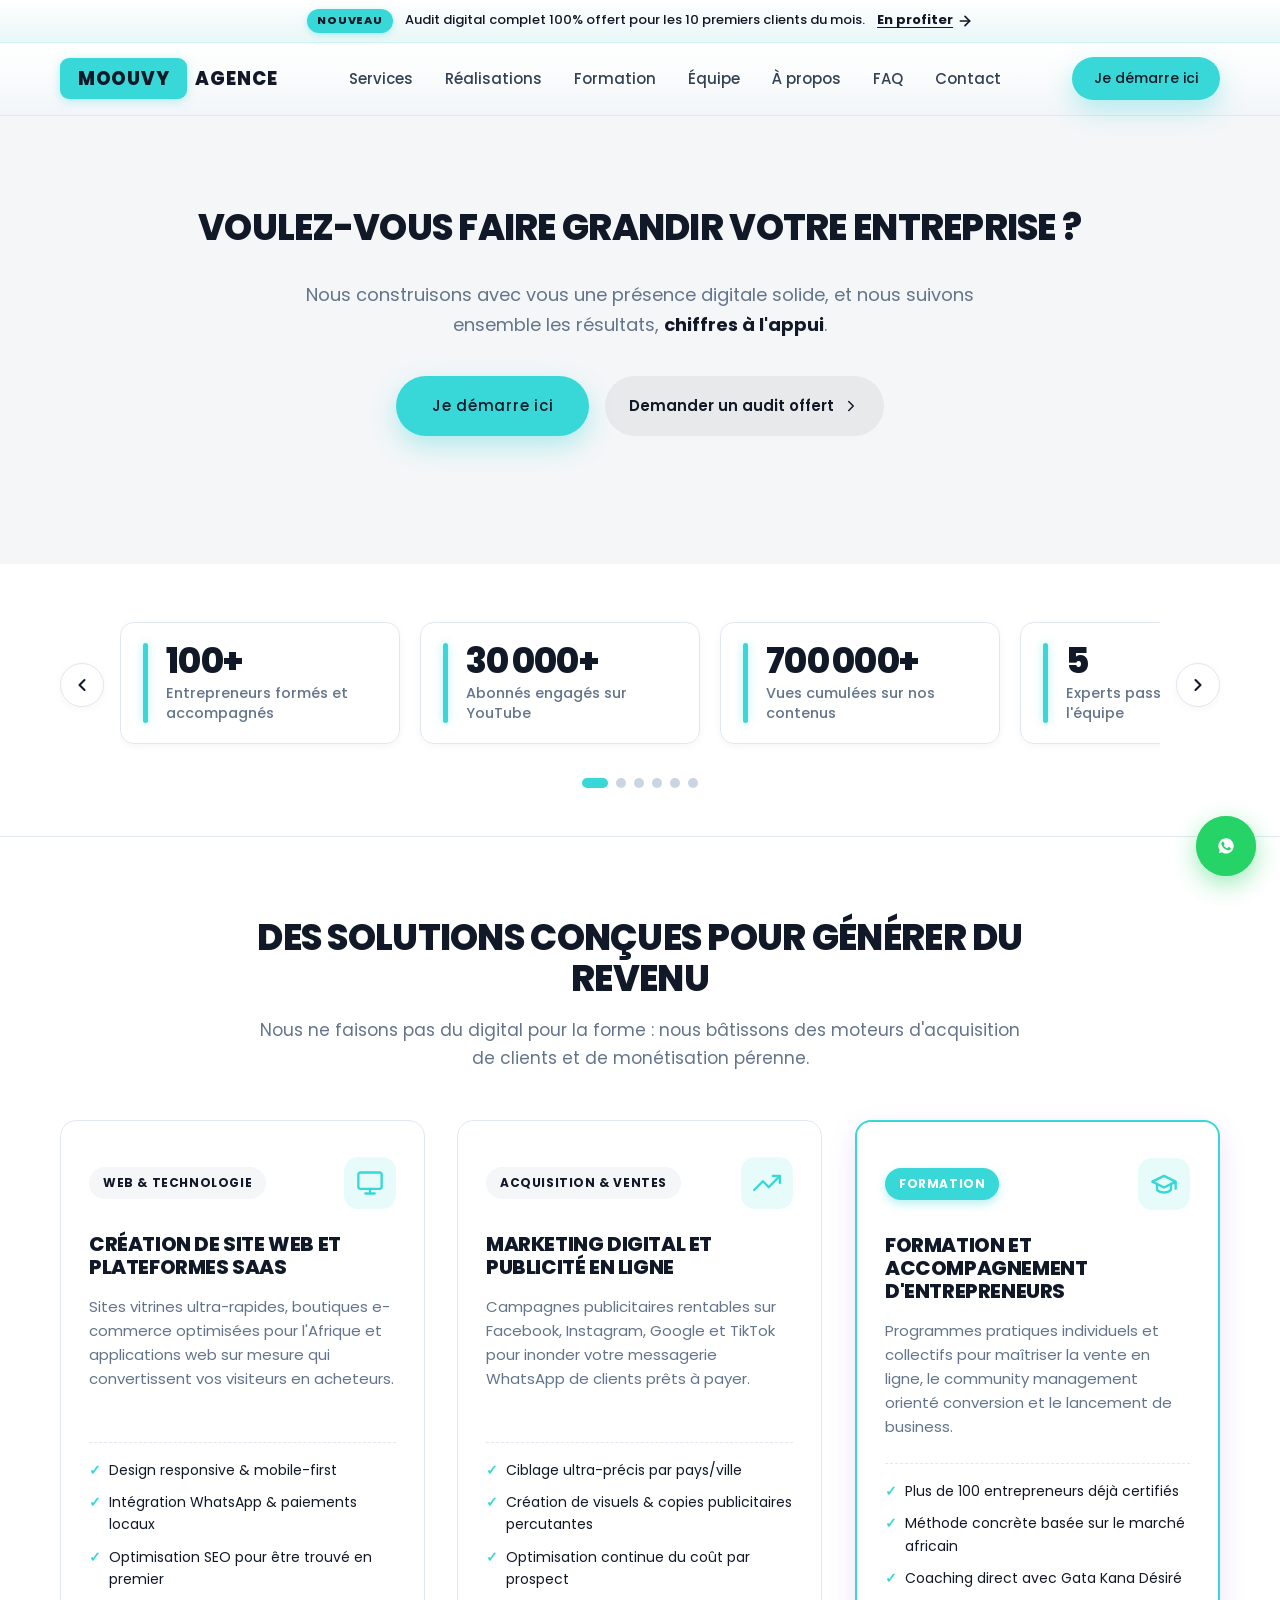
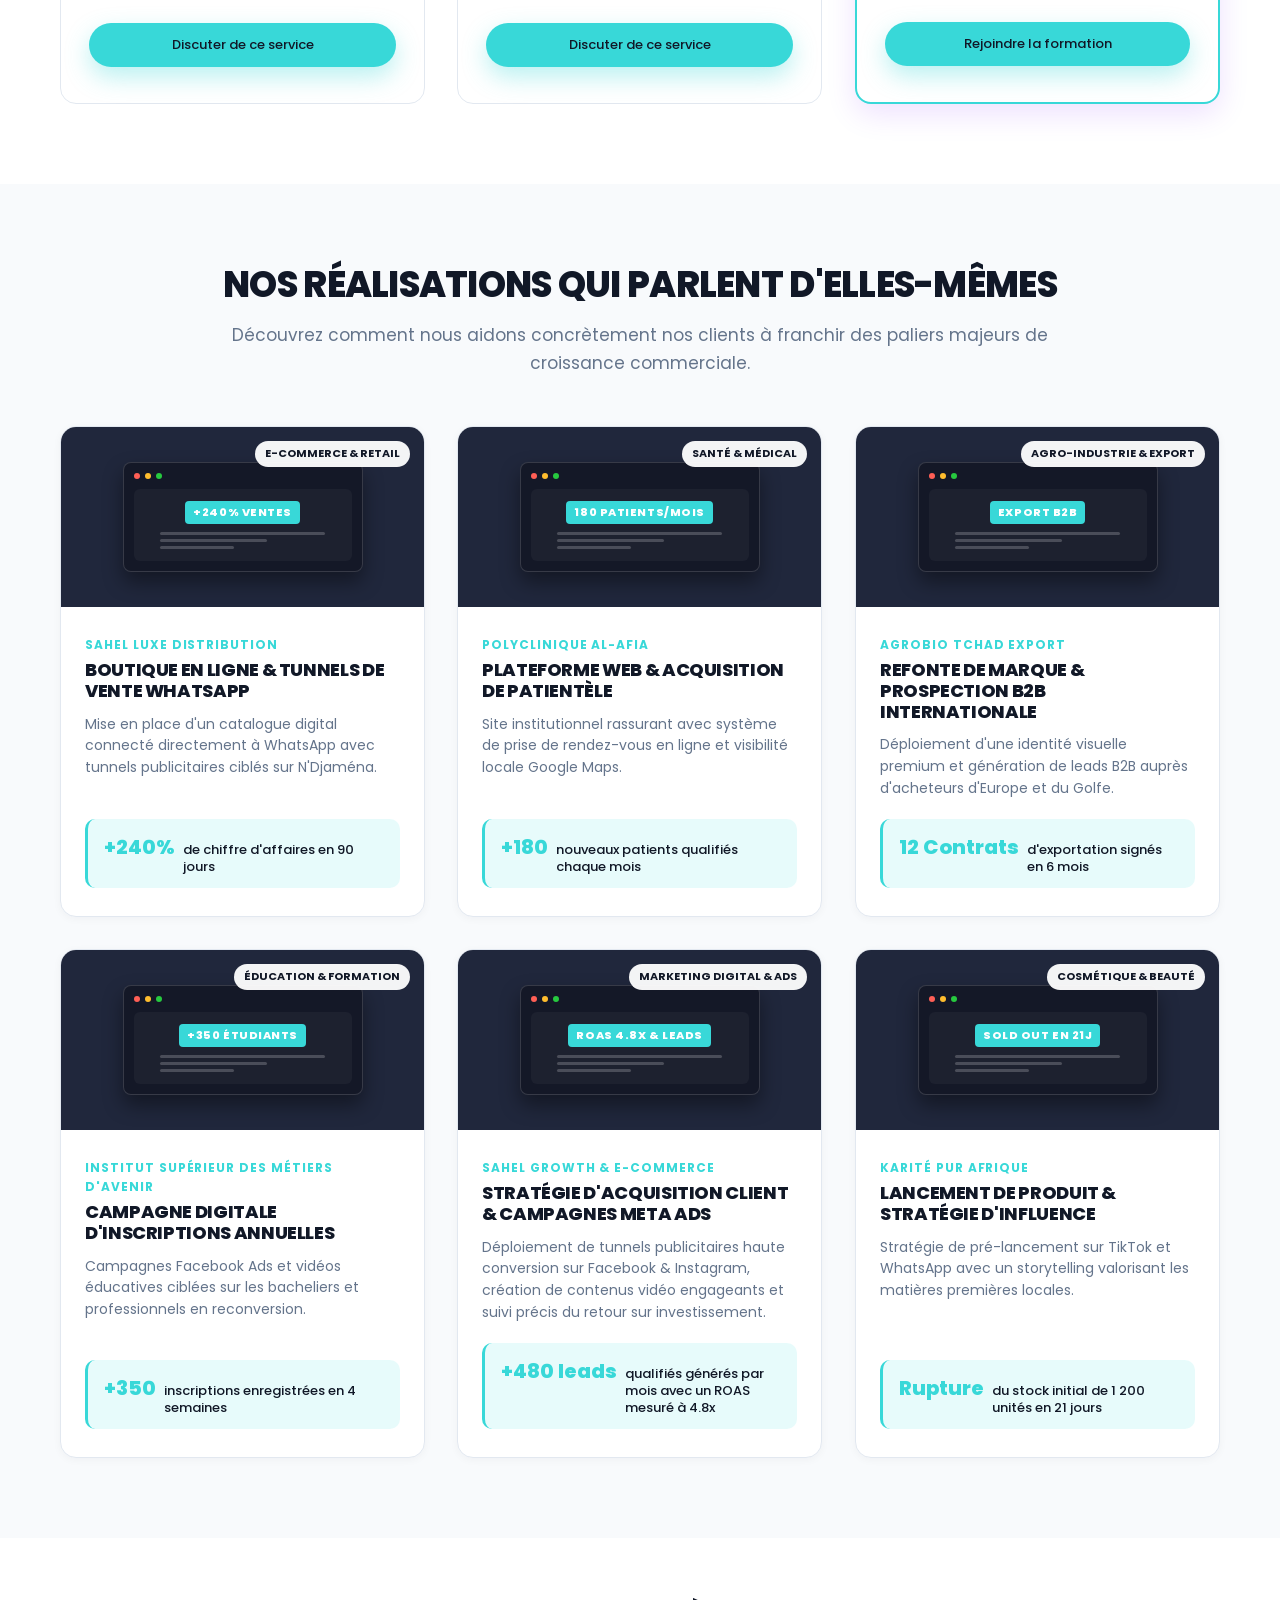
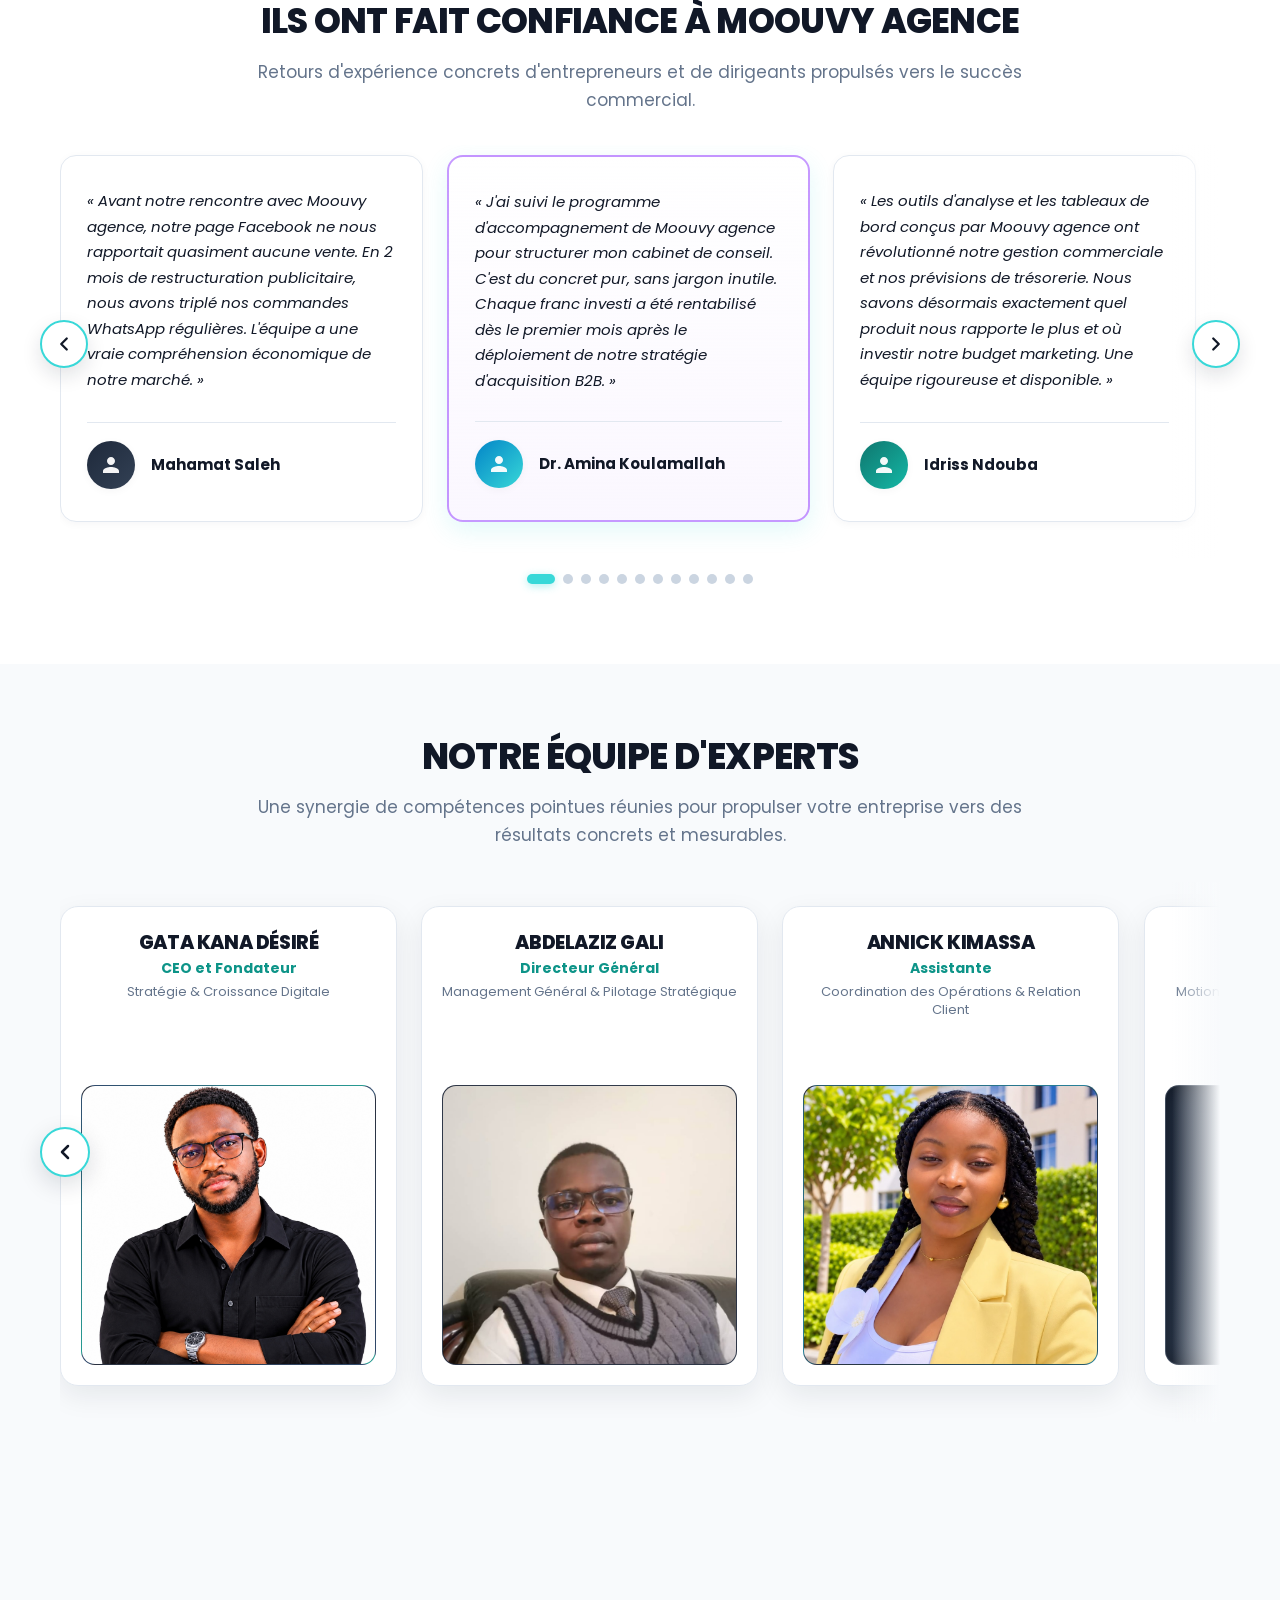
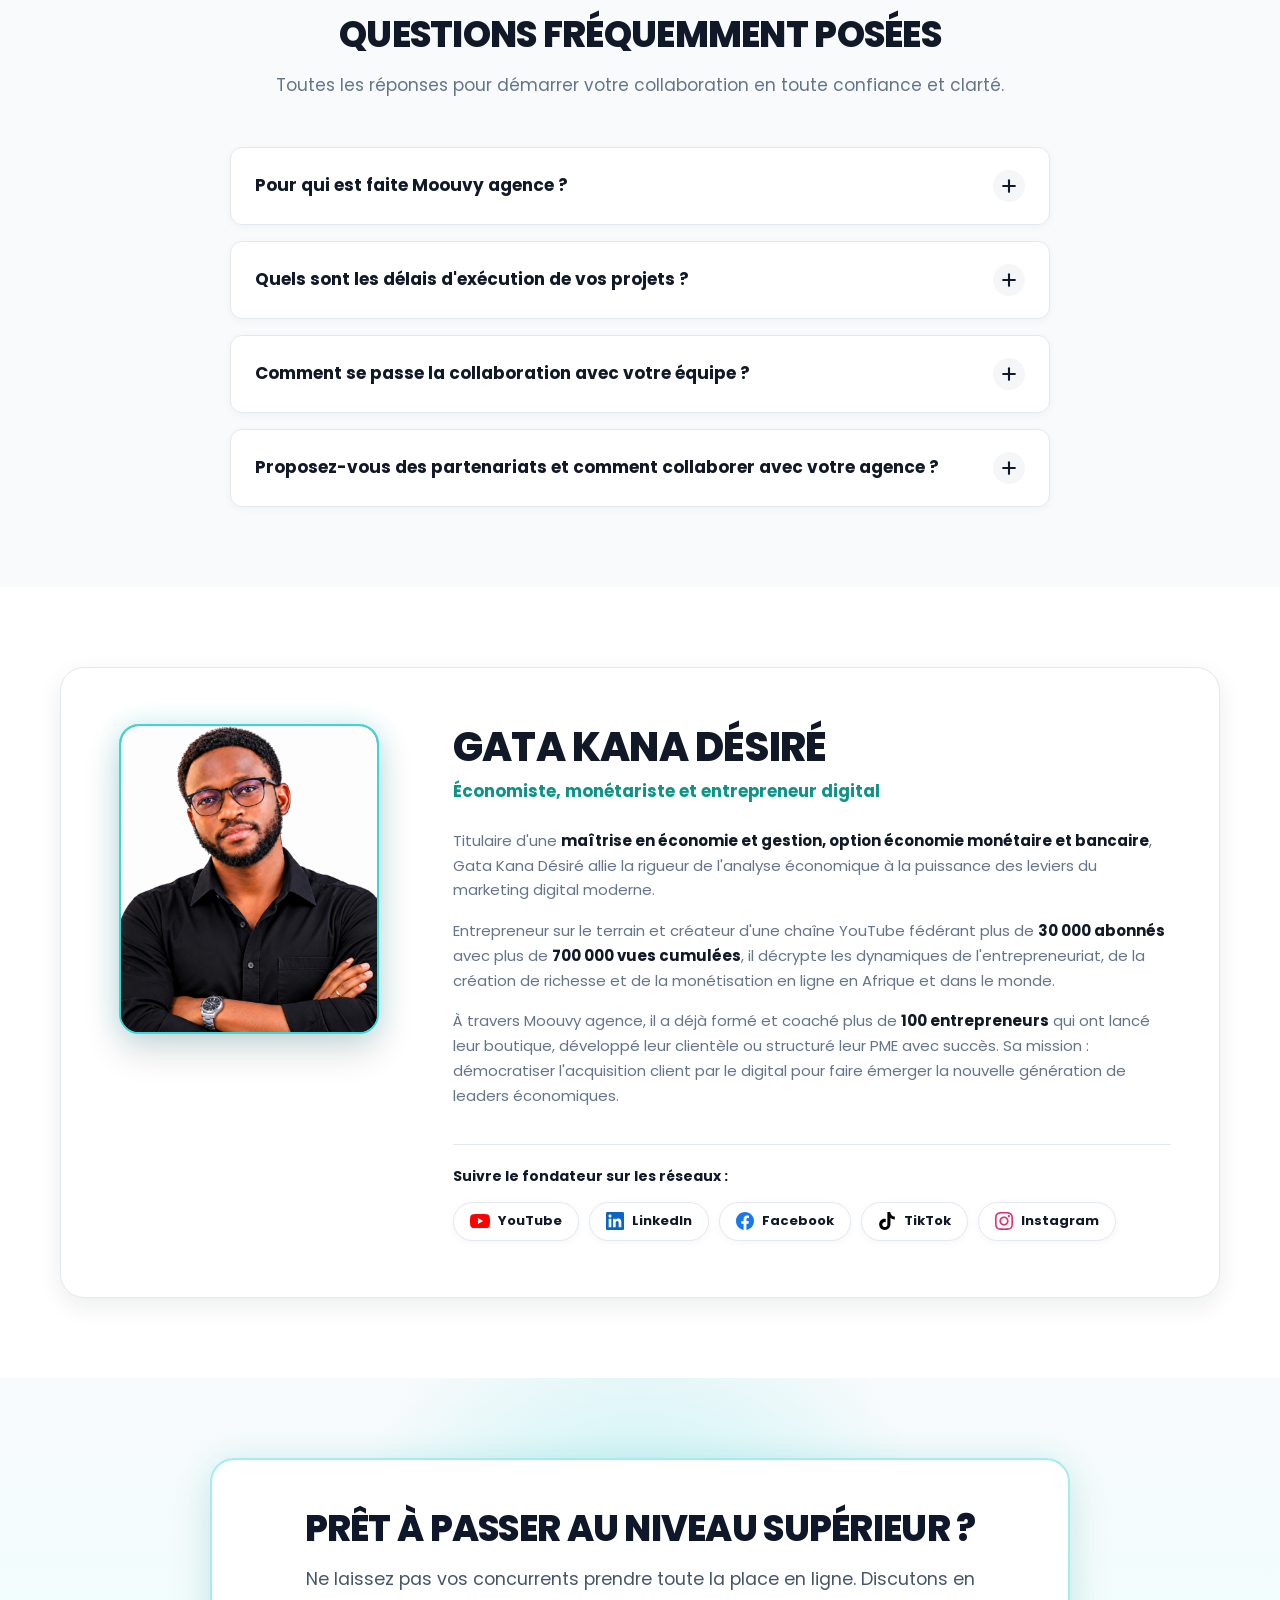
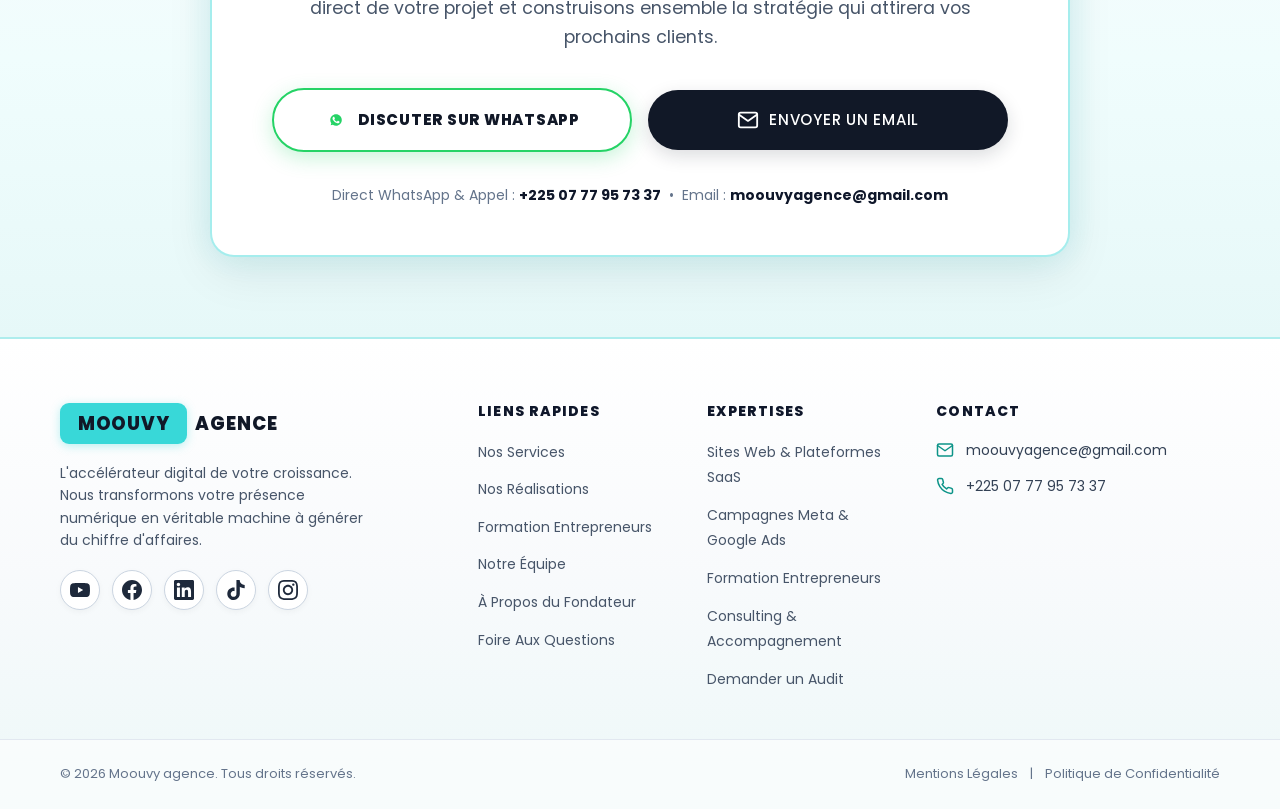
<file: index.html>
<!DOCTYPE html>
<html lang="fr" dir="ltr">
<head>
  <meta charset="UTF-8">
  <meta name="viewport" content="width=device-width, initial-scale=1.0">
  <title>Moouvy agence | L'accélérateur digital de votre croissance</title>
  
  <!-- SEO & Métadonnées -->
  <meta name="description" content="Moouvy agence accompagne les entrepreneurs et PME au Tchad et en Afrique francophone à acquérir plus de clients grâce au digital : création web, marketing en ligne, formation et analyse de données Power BI.">
  <meta name="keywords" content="agence marketing digital Tchad, Moouvy agence, Gata Kana Désiré, création site web N'Djamena, publicité en ligne Tchad, formation marketing digital Afrique, Power BI Tchad">
  <meta name="author" content="Gata Kana Désiré - Moouvy agence">
  <meta name="theme-color" content="#7000FF">

  <!-- Open Graph / Réseaux Sociaux -->
  <meta property="og:type" content="website">
  <meta property="og:title" content="Moouvy agence | Transformez votre visibilité en clients">
  <meta property="og:description" content="Agence de marketing digital pour entrepreneurs et PME en Afrique francophone. Plus de 100 entrepreneurs accompagnés avec succès.">
  <meta property="og:image" content="images/og-moouvy-agence.jpg">
  <meta property="og:url" content="https://moouvyagence.com">

  <!-- Favicon (SVG inline propre) -->
  <link rel="icon" type="image/svg+xml" href="data:image/svg+xml,<svg xmlns='http://www.w3.org/2000/svg' viewBox='0 0 100 100'><rect width='100' height='100' rx='25' fill='%237000FF'/><path d='M25 70V30L50 52L75 30V70' stroke='white' stroke-width='10' stroke-linecap='round' stroke-linejoin='round' fill='none'/></svg>">

  <!-- Polices Google : Poppins (300, 400, 500, 600, 700, 800) -->
  <link rel="preconnect" href="https://fonts.googleapis.com">
  <link rel="preconnect" href="https://fonts.gstatic.com" crossorigin>
  <link href="https://fonts.googleapis.com/css2?family=Poppins:wght@300;400;500;600;700;800&display=swap" rel="stylesheet">

  <!-- Feuille de style principale -->
  <link rel="stylesheet" href="style.css">

  <!-- Données structurées Schema.org pour le SEO local -->
  <script type="application/ld+json">
  {
    "@context": "https://schema.org",
    "@type": "ProfessionalService",
    "name": "Moouvy agence",
    "founder": {
      "@type": "Person",
      "name": "Gata Kana Désiré",
      "jobTitle": "Économiste et Entrepreneur Digital"
    },
    "email": "moouvyagence@gmail.com",
    "address": {
      "@type": "PostalAddress",
      "addressLocality": "N'Djaména",
      "addressCountry": "TD"
    },
    "description": "Agence de marketing digital et d'accélération commerciale pour PME et entrepreneurs en Afrique francophone.",
    "slogan": "L'impact digital qui accélère votre croissance."
  }
  </script>
</head>
<body>

  <!-- ================================================================= -->
  <!-- 1. BANDEAU D'ANNONCE (Dégradé doux, tout en haut)                 -->
  <!-- ================================================================= -->
  <aside class="announcement-bar" id="announcement-bar" aria-label="Annonce spéciale">
    <div class="container announcement-content">
      <span class="badge-new">NOUVEAU</span>
      <p class="announcement-text">
        Audit digital complet 100% offert pour les 10 premiers clients du mois.
      </p>
      <a href="questionnaire.html?type=audit" class="announcement-link" aria-label="Profiter de l'audit digital offert">
        <span>En profiter</span>
        <svg class="icon-arrow" width="16" height="16" viewBox="0 0 24 24" fill="none" stroke="currentColor" stroke-width="2.5" stroke-linecap="round" stroke-linejoin="round" aria-hidden="true">
          <line x1="5" y1="12" x2="19" y2="12"></line>
          <polyline points="12 5 19 12 12 19"></polyline>
        </svg>
      </a>
    </div>
  </aside>

  <!-- ================================================================= -->
  <!-- 2. NAVIGATION (Fixe en haut avec charte officielle)              -->
  <!-- ================================================================= -->
  <header class="site-header" id="site-header">
    <div class="container header-container">
      <!-- Logo officiel selon charte Moouvy Agence -->
      <a href="#" class="brand-logo" aria-label="Accueil Moouvy agence">
        <span class="logo-pill">MOOUVY</span>
        <span class="logo-text-after">AGENCE</span>
      </a>

      <!-- Menu centré desktop -->
      <nav class="main-navigation" id="main-navigation" aria-label="Menu principal">
        <ul class="nav-links">
          <li><a href="#services" class="nav-link">Services</a></li>
          <li><a href="#realisations" class="nav-link">Réalisations</a></li>
          <li><a href="#formation" class="nav-link">Formation</a></li>
          <li><a href="#equipe" class="nav-link">Équipe</a></li>
          <li><a href="#a-propos" class="nav-link">À propos</a></li>
          <li><a href="#faq" class="nav-link">FAQ</a></li>
          <li><a href="#contact" class="nav-link">Contact</a></li>
        </ul>
      </nav>

      <!-- Action droite desktop : mène à la page de services -->
      <div class="header-action">
        <a href="services.html" class="btn btn-pill btn-header">
          Je démarre ici
        </a>
      </div>

      <!-- Bouton burger mobile -->
      <button class="burger-menu-btn" id="burger-menu-btn" aria-label="Ouvrir le menu" aria-expanded="false" aria-controls="main-navigation">
        <span class="burger-bar"></span>
        <span class="burger-bar"></span>
        <span class="burger-bar"></span>
      </button>
    </div>

    <!-- Tiroir navigation mobile -->
    <div class="mobile-drawer" id="mobile-drawer" aria-hidden="true">
      <div class="mobile-drawer-inner">
        <ul class="mobile-nav-links">
          <li><a href="#services" class="mobile-link">Services</a></li>
          <li><a href="#realisations" class="mobile-link">Réalisations</a></li>
          <li><a href="#formation" class="mobile-link">Formation</a></li>
          <li><a href="#equipe" class="mobile-link">Équipe</a></li>
          <li><a href="#a-propos" class="mobile-link">À propos</a></li>
          <li><a href="#faq" class="mobile-link">FAQ</a></li>
          <li><a href="#contact" class="mobile-link">Contact</a></li>
        </ul>
        <div class="mobile-drawer-cta">
          <a href="services.html" class="btn btn-pill btn-block mobile-drawer-btn">
            Je démarre ici
          </a>
          <a href="#whatsapp-link" class="btn-whatsapp-outline js-whatsapp-link" target="_blank" rel="noopener noreferrer">
            <svg width="20" height="20" viewBox="0 0 24 24" fill="currentColor" aria-hidden="true">
              <path d="M12.031 6.172c-3.181 0-5.767 2.586-5.768 5.766-.001 1.298.38 2.27 1.019 3.287l-.582 2.128 2.182-.573c.978.58 1.911.928 3.145.929 3.178 0 5.767-2.587 5.768-5.766.001-3.187-2.575-5.77-5.764-5.771zm3.392 8.244c-.144.405-.837.774-1.17.824-.299.045-.677.063-1.092-.069-.252-.08-.575-.187-.988-.365-1.739-.751-2.874-2.502-2.961-2.617-.087-.116-.708-.94-.708-1.793s.448-1.273.607-1.446c.159-.173.346-.217.462-.217l.332.007c.106.005.249-.04.39.299.144.347.491 1.199.534 1.286.043.087.072.188.014.304-.058.116-.087.188-.173.289l-.26.304c-.087.086-.177.18-.076.354.101.174.449.741.964 1.201.662.591 1.221.774 1.394.861.174.086.275.072.376-.044.101-.116.433-.506.549-.68.116-.174.231-.145.39-.087s1.011.477 1.184.564.289.13.332.203c.044.072.044.419-.1.824z"/>
            </svg>
            <span>Discuter sur WhatsApp</span>
          </a>
        </div>
      </div>
    </div>
  </header>

  <main>
    <!-- =============================================================== -->
    <!-- 3. HERO (Fond gris clair #EFEFEF)                               -->
    <!-- =============================================================== -->
    <section class="hero-section" id="hero">
      <div class="container hero-container">
        
        <!-- Centre du Hero : Questions animées tournantes, Sous-titre, CTA -->
        <div class="hero-content">
          <h1 class="hero-title" aria-live="polite">
            <span class="hero-rotator-wrapper">
              <span class="hero-rotator-text" id="hero-rotator-text">VOULEZ-VOUS FAIRE GRANDIR VOTRE ENTREPRISE ?</span>
            </span>
          </h1>

          <p class="hero-subtitle">
            Nous construisons avec vous une présence digitale solide, et nous suivons ensemble les résultats, <strong>chiffres à l'appui</strong>.
          </p>

          <div class="hero-cta-group">
            <a href="services.html" class="btn btn-pill btn-large btn-hero">
              Je démarre ici
            </a>
            <a href="questionnaire.html?type=audit" class="btn-subtle">
              <span>Demander un audit offert</span>
              <svg width="18" height="18" viewBox="0 0 24 24" fill="none" stroke="currentColor" stroke-width="2" stroke-linecap="round" stroke-linejoin="round" aria-hidden="true">
                <polyline points="9 18 15 12 9 6"></polyline>
              </svg>
            </a>
          </div>
        </div>

      </div>
    </section>

    <!-- =============================================================== -->
    <!-- 4. CHIFFRES CLÉS & ACCOMPAGNEMENTS (Slider interactif)          -->
    <!-- =============================================================== -->
    <section class="section-stats" id="chiffres-cles">
      <div class="container">
        
        <!-- Conteneur avec bascule de gauche à droite -->
        <div class="stats-slider-wrapper">
          <!-- Bouton de bascule gauche -->
          <button class="stats-nav-btn stats-nav-prev" id="stats-prev-btn" aria-label="Accompagnement précédent" title="Faire défiler vers la gauche">
            <svg width="20" height="20" viewBox="0 0 24 24" fill="none" stroke="currentColor" stroke-width="2.5" stroke-linecap="round" stroke-linejoin="round" aria-hidden="true">
              <polyline points="15 18 9 12 15 6"></polyline>
            </svg>
          </button>

          <!-- Piste de défilement des accompagnements -->
          <div class="stats-slider-container" id="stats-slider-container">
            <div class="stats-grid stats-slider-track" id="stats-slider-track">
              
              <!-- Stat 1 -->
              <div class="stat-card" data-count="100" data-suffix="+">
                <div class="stat-accent-bar"></div>
                <div class="stat-body">
                  <div class="stat-number">
                    <span class="counter-value">0</span><span class="stat-suffix">+</span>
                  </div>
                  <p class="stat-label">Entrepreneurs formés et accompagnés</p>
                </div>
              </div>

              <!-- Stat 2 -->
              <div class="stat-card" data-count="30000" data-suffix="+">
                <div class="stat-accent-bar"></div>
                <div class="stat-body">
                  <div class="stat-number">
                    <span class="counter-value">0</span><span class="stat-suffix">+</span>
                  </div>
                  <p class="stat-label">Abonnés engagés sur YouTube</p>
                </div>
              </div>

              <!-- Stat 3 -->
              <div class="stat-card" data-count="700000" data-suffix="+">
                <div class="stat-accent-bar"></div>
                <div class="stat-body">
                  <div class="stat-number">
                    <span class="counter-value">0</span><span class="stat-suffix">+</span>
                  </div>
                  <p class="stat-label">Vues cumulées sur nos contenus</p>
                </div>
              </div>

              <!-- Stat 4 -->
              <div class="stat-card" data-count="5" data-suffix="">
                <div class="stat-accent-bar"></div>
                <div class="stat-body">
                  <div class="stat-number">
                    <span class="counter-value">0</span><span class="stat-suffix"></span>
                  </div>
                  <p class="stat-label">Experts passionnés dans l'équipe</p>
                </div>
              </div>

              <!-- Stat 5 : Expérience & Croissance -->
              <div class="stat-card" data-count="240" data-suffix="%">
                <div class="stat-accent-bar"></div>
                <div class="stat-body">
                  <div class="stat-number">
                    <span class="counter-value">0</span><span class="stat-suffix">%</span>
                  </div>
                  <p class="stat-label">Croissance moyenne du chiffre d'affaires</p>
                </div>
              </div>

              <!-- Stat 6 : Accompagnements rentables -->
              <div class="stat-card" data-count="100" data-suffix="%">
                <div class="stat-accent-bar"></div>
                <div class="stat-body">
                  <div class="stat-number">
                    <span class="counter-value">0</span><span class="stat-suffix">%</span>
                  </div>
                  <p class="stat-label">Solutions concrètes orientées rentabilité</p>
                </div>
              </div>

            </div>
          </div>

          <!-- Bouton de bascule droite -->
          <button class="stats-nav-btn stats-nav-next" id="stats-next-btn" aria-label="Accompagnement suivant" title="Faire défiler vers la droite">
            <svg width="20" height="20" viewBox="0 0 24 24" fill="none" stroke="currentColor" stroke-width="2.5" stroke-linecap="round" stroke-linejoin="round" aria-hidden="true">
              <polyline points="9 18 15 12 9 6"></polyline>
            </svg>
          </button>
        </div>

        <!-- Indicateurs interactifs de bascule -->
        <div class="stats-slider-dots" id="stats-slider-dots" aria-label="Indicateurs des accompagnements"></div>

      </div>
    </section>

    <!-- =============================================================== -->
    <!-- 5. SERVICES (3 cartes stratégiques)                             -->
    <!-- =============================================================== -->
    <section class="section-services" id="services">
      <div class="container">
        <div class="section-heading text-center">
          <h2 class="section-title">DES SOLUTIONS CONÇUES POUR GÉNÉRER DU REVENU</h2>
          <p class="section-description">
            Nous ne faisons pas du digital pour la forme : nous bâtissons des moteurs d'acquisition de clients et de monétisation pérenne.
          </p>
        </div>

        <div class="services-grid">
          
          <!-- Service 1 -->
          <article class="service-card">
            <div class="service-card-top">
              <span class="service-badge">Web & Technologie</span>
              <div class="service-icon-wrapper">
                <svg width="28" height="28" viewBox="0 0 24 24" fill="none" stroke="currentColor" stroke-width="2" stroke-linecap="round" stroke-linejoin="round" aria-hidden="true">
                  <rect x="2" y="3" width="20" height="14" rx="2" ry="2"></rect>
                  <line x1="8" y1="21" x2="16" y2="21"></line>
                  <line x1="12" y1="17" x2="12" y2="21"></line>
                </svg>
              </div>
            </div>
            <h3 class="service-title">Création de site web et plateformes SaaS</h3>
            <p class="service-text">
              Sites vitrines ultra-rapides, boutiques e-commerce optimisées pour l'Afrique et applications web sur mesure qui convertissent vos visiteurs en acheteurs.
            </p>
            <ul class="service-features">
              <li>Design responsive & mobile-first</li>
              <li>Intégration WhatsApp & paiements locaux</li>
              <li>Optimisation SEO pour être trouvé en premier</li>
            </ul>
            <div class="service-card-bottom">
              <a href="#contact" class="btn btn-pill btn-service">Discuter de ce service</a>
            </div>
          </article>

          <!-- Service 2 -->
          <article class="service-card">
            <div class="service-card-top">
              <span class="service-badge">Acquisition & Ventes</span>
              <div class="service-icon-wrapper">
                <svg width="28" height="28" viewBox="0 0 24 24" fill="none" stroke="currentColor" stroke-width="2" stroke-linecap="round" stroke-linejoin="round" aria-hidden="true">
                  <path d="M23 6l-9.5 9.5-5-5L1 18"></path>
                  <path d="M17 6h6v6"></path>
                </svg>
              </div>
            </div>
            <h3 class="service-title">Marketing digital et publicité en ligne</h3>
            <p class="service-text">
              Campagnes publicitaires rentables sur Facebook, Instagram, Google et TikTok pour inonder votre messagerie WhatsApp de clients prêts à payer.
            </p>
            <ul class="service-features">
              <li>Ciblage ultra-précis par pays/ville</li>
              <li>Création de visuels & copies publicitaires percutantes</li>
              <li>Optimisation continue du coût par prospect</li>
            </ul>
            <div class="service-card-bottom">
              <a href="#contact" class="btn btn-pill btn-service">Discuter de ce service</a>
            </div>
          </article>

          <!-- Service 3 : Formation (Étiquette spéciale) -->
          <article class="service-card service-card-featured" id="formation">
            <div class="service-card-top">
              <span class="service-badge badge-formation">Formation</span>
              <div class="service-icon-wrapper">
                <svg width="28" height="28" viewBox="0 0 24 24" fill="none" stroke="currentColor" stroke-width="2" stroke-linecap="round" stroke-linejoin="round" aria-hidden="true">
                  <path d="M22 10v6M2 10l10-5 10 5-10 5z"></path>
                  <path d="M6 12v5c3 3 9 3 12 0v-5"></path>
                </svg>
              </div>
            </div>
            <h3 class="service-title">Formation et accompagnement d'entrepreneurs</h3>
            <p class="service-text">
              Programmes pratiques individuels et collectifs pour maîtriser la vente en ligne, le community management orienté conversion et le lancement de business.
            </p>
            <ul class="service-features">
              <li>Plus de 100 entrepreneurs déjà certifiés</li>
              <li>Méthode concrète basée sur le marché africain</li>
              <li>Coaching direct avec Gata Kana Désiré</li>
            </ul>
            <div class="service-card-bottom">
              <a href="#contact" class="btn btn-pill btn-service">Rejoindre la formation</a>
            </div>
          </article>

        </div>
      </div>
    </section>

    <!-- =============================================================== -->
    <!-- 6. RÉALISATIONS (Grille de 6 projets avec résultats)             -->
    <!-- =============================================================== -->
    <section class="section-portfolio" id="realisations">
      <div class="container">
        <div class="section-heading text-center">
          <h2 class="section-title">NOS RÉALISATIONS QUI PARLENT <span style="white-space: nowrap;">D'ELLES-MÊMES</span></h2>
          <p class="section-description">
            Découvrez comment nous aidons concrètement nos clients à franchir des paliers majeurs de croissance commerciale.
          </p>
        </div>

        <div class="portfolio-grid">
          
          <!-- Projet 1 -->
          <article class="portfolio-card">
            <div class="portfolio-thumb">
              <div class="portfolio-mockup mockup-ecommerce">
                <div class="mockup-header-bar">
                  <span class="dot red"></span><span class="dot yellow"></span><span class="dot green"></span>
                </div>
                <div class="mockup-content">
                  <div class="mockup-badge">+240% VENTES</div>
                  <div class="mockup-wireframe-lines">
                    <span></span><span></span><span></span>
                  </div>
                </div>
              </div>
              <span class="portfolio-tag">E-Commerce & Retail</span>
            </div>
            <div class="portfolio-body">
              <span class="portfolio-client">Sahel Luxe Distribution</span>
              <h3 class="portfolio-title">Boutique en ligne & tunnels de vente WhatsApp</h3>
              <p class="portfolio-desc">
                Mise en place d'un catalogue digital connecté directement à WhatsApp avec tunnels publicitaires ciblés sur N'Djaména.
              </p>
              <div class="portfolio-result">
                <span class="result-number">+240%</span>
                <span class="result-label">de chiffre d'affaires en 90 jours</span>
              </div>
            </div>
          </article>

          <!-- Projet 2 -->
          <article class="portfolio-card">
            <div class="portfolio-thumb">
              <div class="portfolio-mockup mockup-medical">
                <div class="mockup-header-bar">
                  <span class="dot red"></span><span class="dot yellow"></span><span class="dot green"></span>
                </div>
                <div class="mockup-content">
                  <div class="mockup-badge">180 PATIENTS/MOIS</div>
                  <div class="mockup-wireframe-lines">
                    <span></span><span></span><span></span>
                  </div>
                </div>
              </div>
              <span class="portfolio-tag">Santé & Médical</span>
            </div>
            <div class="portfolio-body">
              <span class="portfolio-client">Polyclinique Al-Afia</span>
              <h3 class="portfolio-title">Plateforme web & acquisition de patientèle</h3>
              <p class="portfolio-desc">
                Site institutionnel rassurant avec système de prise de rendez-vous en ligne et visibilité locale Google Maps.
              </p>
              <div class="portfolio-result">
                <span class="result-number">+180</span>
                <span class="result-label">nouveaux patients qualifiés chaque mois</span>
              </div>
            </div>
          </article>

          <!-- Projet 3 -->
          <article class="portfolio-card">
            <div class="portfolio-thumb">
              <div class="portfolio-mockup mockup-agro">
                <div class="mockup-header-bar">
                  <span class="dot red"></span><span class="dot yellow"></span><span class="dot green"></span>
                </div>
                <div class="mockup-content">
                  <div class="mockup-badge">EXPORT B2B</div>
                  <div class="mockup-wireframe-lines">
                    <span></span><span></span><span></span>
                  </div>
                </div>
              </div>
              <span class="portfolio-tag">Agro-industrie & Export</span>
            </div>
            <div class="portfolio-body">
              <span class="portfolio-client">AgroBio Tchad Export</span>
              <h3 class="portfolio-title">Refonte de marque & prospection B2B internationale</h3>
              <p class="portfolio-desc">
                Déploiement d'une identité visuelle premium et génération de leads B2B auprès d'acheteurs d'Europe et du Golfe.
              </p>
              <div class="portfolio-result">
                <span class="result-number">12 Contrats</span>
                <span class="result-label">d'exportation signés en 6 mois</span>
              </div>
            </div>
          </article>

          <!-- Projet 4 -->
          <article class="portfolio-card">
            <div class="portfolio-thumb">
              <div class="portfolio-mockup mockup-edu">
                <div class="mockup-header-bar">
                  <span class="dot red"></span><span class="dot yellow"></span><span class="dot green"></span>
                </div>
                <div class="mockup-content">
                  <div class="mockup-badge">+350 ÉTUDIANTS</div>
                  <div class="mockup-wireframe-lines">
                    <span></span><span></span><span></span>
                  </div>
                </div>
              </div>
              <span class="portfolio-tag">Éducation & Formation</span>
            </div>
            <div class="portfolio-body">
              <span class="portfolio-client">Institut Supérieur des Métiers d'Avenir</span>
              <h3 class="portfolio-title">Campagne digitale d'inscriptions annuelles</h3>
              <p class="portfolio-desc">
                Campagnes Facebook Ads et vidéos éducatives ciblées sur les bacheliers et professionnels en reconversion.
              </p>
              <div class="portfolio-result">
                <span class="result-number">+350</span>
                <span class="result-label">inscriptions enregistrées en 4 semaines</span>
              </div>
            </div>
          </article>

          <!-- Projet 5 -->
          <article class="portfolio-card">
            <div class="portfolio-thumb">
              <div class="portfolio-mockup mockup-bi">
                <div class="mockup-header-bar">
                  <span class="dot red"></span><span class="dot yellow"></span><span class="dot green"></span>
                </div>
                <div class="mockup-content">
                  <div class="mockup-badge">ROAS 4.8X & LEADS</div>
                  <div class="mockup-wireframe-lines">
                    <span></span><span></span><span></span>
                  </div>
                </div>
              </div>
              <span class="portfolio-tag">Marketing Digital & Ads</span>
            </div>
            <div class="portfolio-body">
              <span class="portfolio-client">Sahel Growth & E-Commerce</span>
              <h3 class="portfolio-title">Stratégie d'acquisition client & campagnes Meta Ads</h3>
              <p class="portfolio-desc">
                Déploiement de tunnels publicitaires haute conversion sur Facebook & Instagram, création de contenus vidéo engageants et suivi précis du retour sur investissement.
              </p>
              <div class="portfolio-result">
                <span class="result-number">+480 leads</span>
                <span class="result-label">qualifiés générés par mois avec un ROAS mesuré à 4.8x</span>
              </div>
            </div>
          </article>

          <!-- Projet 6 -->
          <article class="portfolio-card">
            <div class="portfolio-thumb">
              <div class="portfolio-mockup mockup-cosmetic">
                <div class="mockup-header-bar">
                  <span class="dot red"></span><span class="dot yellow"></span><span class="dot green"></span>
                </div>
                <div class="mockup-content">
                  <div class="mockup-badge">SOLD OUT EN 21J</div>
                  <div class="mockup-wireframe-lines">
                    <span></span><span></span><span></span>
                  </div>
                </div>
              </div>
              <span class="portfolio-tag">Cosmétique & Beauté</span>
            </div>
            <div class="portfolio-body">
              <span class="portfolio-client">Karité Pur Afrique</span>
              <h3 class="portfolio-title">Lancement de produit & stratégie d'influence</h3>
              <p class="portfolio-desc">
                Stratégie de pré-lancement sur TikTok et WhatsApp avec un storytelling valorisant les matières premières locales.
              </p>
              <div class="portfolio-result">
                <span class="result-number">Rupture</span>
                <span class="result-label">du stock initial de 1 200 unités en 21 jours</span>
              </div>
            </div>
          </article>

        </div>
      </div>
    </section>

    <!-- =============================================================== -->
    <!-- 8. TÉMOIGNAGES (Slider automatique & interactif de 8 clients)    -->
    <!-- =============================================================== -->
    <section class="section-testimonials" id="temoignages">
      <div class="container">
        <!-- En-tête sans le surtitre et espacement resserré -->
        <div class="section-heading text-center section-heading-tight">
          <h2 class="section-title">ILS ONT FAIT CONFIANCE À MOOUVY AGENCE</h2>
          <p class="section-description">
            Retours d'expérience concrets d'entrepreneurs et de dirigeants propulsés vers le succès commercial.
          </p>
        </div>

        <!-- Slider carrousel automatique & contrôles manuels -->
        <div class="testimonials-slider-wrapper">
          
          <!-- Flèche Gauche -->
          <button class="testimonials-nav-btn testimonials-nav-prev" id="testimonials-prev-btn" aria-label="Témoignage précédent" title="Précédent">
            <svg width="22" height="22" viewBox="0 0 24 24" fill="none" stroke="currentColor" stroke-width="2.5" stroke-linecap="round" stroke-linejoin="round" aria-hidden="true">
              <polyline points="15 18 9 12 15 6"></polyline>
            </svg>
          </button>

          <!-- Conteneur défilant avec voiles latéraux -->
          <div class="testimonials-slider-container" id="testimonials-slider-container">
            <div class="testimonials-fade-overlay testimonials-fade-left" id="testimonials-fade-left" aria-hidden="true"></div>
            <div class="testimonials-fade-overlay testimonials-fade-right" id="testimonials-fade-right" aria-hidden="true"></div>

            <div class="testimonials-slider-track" id="testimonials-slider-track" role="region" aria-label="Avis et témoignages clients">
              
              <!-- Témoignage 1 -->
              <blockquote class="testimonial-card" data-index="0">
                <p class="testimonial-text">
                  « Avant notre rencontre avec Moouvy agence, notre page Facebook ne nous rapportait quasiment aucune vente. En 2 mois de restructuration publicitaire, nous avons triplé nos commandes WhatsApp régulières. L'équipe a une vraie compréhension économique de notre marché. »
                </p>
                <footer class="testimonial-author">
                  <div class="author-avatar-wrapper">
                    <div class="author-avatar placeholder-avatar-1">
                      <svg viewBox="0 0 24 24" fill="currentColor" aria-hidden="true"><path d="M12 12c2.21 0 4-1.79 4-4s-1.79-4-4-4-4 1.79-4 4 1.79 4 4 4zm0 2c-2.67 0-8 1.34-8 4v2h16v-2c0-2.66-5.33-4-8-4z"/></svg>
                    </div>
                  </div>
                  <div class="author-details">
                    <cite class="author-name">Mahamat Saleh</cite>
                  </div>
                </footer>
              </blockquote>

              <!-- Témoignage 2 -->
              <blockquote class="testimonial-card testimonial-card-highlight" data-index="1">
                <p class="testimonial-text">
                  « J'ai suivi le programme d'accompagnement de Moouvy agence pour structurer mon cabinet de conseil. C'est du concret pur, sans jargon inutile. Chaque franc investi a été rentabilisé dès le premier mois après le déploiement de notre stratégie d'acquisition B2B. »
                </p>
                <footer class="testimonial-author">
                  <div class="author-avatar-wrapper">
                    <div class="author-avatar placeholder-avatar-2">
                      <svg viewBox="0 0 24 24" fill="currentColor" aria-hidden="true"><path d="M12 12c2.21 0 4-1.79 4-4s-1.79-4-4-4-4 1.79-4 4 1.79 4 4 4zm0 2c-2.67 0-8 1.34-8 4v2h16v-2c0-2.66-5.33-4-8-4z"/></svg>
                    </div>
                  </div>
                  <div class="author-details">
                    <cite class="author-name">Dr. Amina Koulamallah</cite>
                  </div>
                </footer>
              </blockquote>

              <!-- Témoignage 3 -->
              <blockquote class="testimonial-card" data-index="2">
                <p class="testimonial-text">
                  « Les outils d'analyse et les tableaux de bord conçus par Moouvy agence ont révolutionné notre gestion commerciale et nos prévisions de trésorerie. Nous savons désormais exactement quel produit nous rapporte le plus et où investir notre budget marketing. Une équipe rigoureuse et disponible. »
                </p>
                <footer class="testimonial-author">
                  <div class="author-avatar-wrapper">
                    <div class="author-avatar placeholder-avatar-3">
                      <svg viewBox="0 0 24 24" fill="currentColor" aria-hidden="true"><path d="M12 12c2.21 0 4-1.79 4-4s-1.79-4-4-4-4 1.79-4 4 1.79 4 4 4zm0 2c-2.67 0-8 1.34-8 4v2h16v-2c0-2.66-5.33-4-8-4z"/></svg>
                    </div>
                  </div>
                  <div class="author-details">
                    <cite class="author-name">Idriss Ndouba</cite>
                  </div>
                </footer>
              </blockquote>

              <!-- Témoignage 4 -->
              <blockquote class="testimonial-card" data-index="3">
                <p class="testimonial-text">
                  « Moouvy agence a complètement repensé nos tunnels d'acquisition Meta Ads. En moins de 45 jours, notre coût par prospect a chuté de 60% tout en doublant le taux de signature. Leur approche orientée rentabilité pure fait toute la différence. »
                </p>
                <footer class="testimonial-author">
                  <div class="author-avatar-wrapper">
                    <div class="author-avatar placeholder-avatar-4">
                      <svg viewBox="0 0 24 24" fill="currentColor" aria-hidden="true"><path d="M12 12c2.21 0 4-1.79 4-4s-1.79-4-4-4-4 1.79-4 4 1.79 4 4 4zm0 2c-2.67 0-8 1.34-8 4v2h16v-2c0-2.66-5.33-4-8-4z"/></svg>
                    </div>
                  </div>
                  <div class="author-details">
                    <cite class="author-name">Salimata Diallo</cite>
                  </div>
                </footer>
              </blockquote>

              <!-- Témoignage 5 -->
              <blockquote class="testimonial-card testimonial-card-highlight" data-index="4">
                <p class="testimonial-text">
                  « L'audit digital offert nous a ouvert les yeux sur les fuites de notre tunnel de vente. L'équipe de Moouvy agence a ensuite mis en place un système d'acquisition automatisé qui nous génère des rendez-vous qualifiés chaque semaine sur WhatsApp. Un investissement indispensable. »
                </p>
                <footer class="testimonial-author">
                  <div class="author-avatar-wrapper">
                    <div class="author-avatar placeholder-avatar-5">
                      <svg viewBox="0 0 24 24" fill="currentColor" aria-hidden="true"><path d="M12 12c2.21 0 4-1.79 4-4s-1.79-4-4-4-4 1.79-4 4 1.79 4 4 4zm0 2c-2.67 0-8 1.34-8 4v2h16v-2c0-2.66-5.33-4-8-4z"/></svg>
                    </div>
                  </div>
                  <div class="author-details">
                    <cite class="author-name">Christian K.</cite>
                  </div>
                </footer>
              </blockquote>

              <!-- Témoignage 6 -->
              <blockquote class="testimonial-card" data-index="5">
                <p class="testimonial-text">
                  « Pour lancer nos formations certifiantes, nous avions besoin d'une vraie machine de vente. La page de capture et la stratégie de contenu conçues par Moouvy agence nous ont permis de remplir notre première promotion de 80 apprenants en seulement 3 semaines. »
                </p>
                <footer class="testimonial-author">
                  <div class="author-avatar-wrapper">
                    <div class="author-avatar placeholder-avatar-6">
                      <svg viewBox="0 0 24 24" fill="currentColor" aria-hidden="true"><path d="M12 12c2.21 0 4-1.79 4-4s-1.79-4-4-4-4 1.79-4 4 1.79 4 4 4zm0 2c-2.67 0-8 1.34-8 4v2h16v-2c0-2.66-5.33-4-8-4z"/></svg>
                    </div>
                  </div>
                  <div class="author-details">
                    <cite class="author-name">Fatou Traoré</cite>
                  </div>
                </footer>
              </blockquote>

              <!-- Témoignage 7 -->
              <blockquote class="testimonial-card" data-index="6">
                <p class="testimonial-text">
                  « Le nouveau site web développé par Moouvy agence reflète enfin le standing de nos programmes immobiliers. Les clients de la diaspora nous contactent désormais en direct en toute confiance. Réactivité et professionnalisme irréprochables. »
                </p>
                <footer class="testimonial-author">
                  <div class="author-avatar-wrapper">
                    <div class="author-avatar placeholder-avatar-7">
                      <svg viewBox="0 0 24 24" fill="currentColor" aria-hidden="true"><path d="M12 12c2.21 0 4-1.79 4-4s-1.79-4-4-4-4 1.79-4 4 1.79 4 4 4zm0 2c-2.67 0-8 1.34-8 4v2h16v-2c0-2.66-5.33-4-8-4z"/></svg>
                    </div>
                  </div>
                  <div class="author-details">
                    <cite class="author-name">Éric N'Guessan</cite>
                  </div>
                </footer>
              </blockquote>

              <!-- Témoignage 8 -->
              <blockquote class="testimonial-card" data-index="7">
                <p class="testimonial-text">
                  « Grâce à l'optimisation de notre catalogue et au ciblage publicitaire chirurgical mis en place par Moouvy agence, notre boutique en ligne tourne à plein régime. Nous avons multiplié par 4 nos expéditions mensuelles. Merci infiniment ! »
                </p>
                <footer class="testimonial-author">
                  <div class="author-avatar-wrapper">
                    <div class="author-avatar placeholder-avatar-8">
                      <svg viewBox="0 0 24 24" fill="currentColor" aria-hidden="true"><path d="M12 12c2.21 0 4-1.79 4-4s-1.79-4-4-4-4 1.79-4 4 1.79 4 4 4zm0 2c-2.67 0-8 1.34-8 4v2h16v-2c0-2.66-5.33-4-8-4z"/></svg>
                    </div>
                  </div>
                  <div class="author-details">
                    <cite class="author-name">Rachida Oumar</cite>
                  </div>
                </footer>
              </blockquote>

              <!-- Témoignage 9 -->
              <blockquote class="testimonial-card" data-index="8">
                <p class="testimonial-text">
                  « Moouvy agence a automatisé l'ensemble de notre parcours prospect vers WhatsApp. Nos commerciaux ne perdent plus de temps avec des curieux : nous ne recevons que des demandes ultra-qualifiées prêtes à signer. »
                </p>
                <footer class="testimonial-author">
                  <div class="author-avatar-wrapper">
                    <div class="author-avatar placeholder-avatar-9">
                      <svg viewBox="0 0 24 24" fill="currentColor" aria-hidden="true"><path d="M12 12c2.21 0 4-1.79 4-4s-1.79-4-4-4-4 1.79-4 4 1.79 4 4 4zm0 2c-2.67 0-8 1.34-8 4v2h16v-2c0-2.66-5.33-4-8-4z"/></svg>
                    </div>
                  </div>
                  <div class="author-details">
                    <cite class="author-name">Ousmane Barry</cite>
                  </div>
                </footer>
              </blockquote>

              <!-- Témoignage 10 -->
              <blockquote class="testimonial-card testimonial-card-highlight" data-index="9">
                <p class="testimonial-text">
                  « Notre présence sur les réseaux sociaux était complètement désorganisée. En restructurant notre ligne éditoriale et nos campagnes sponsorisées, Moouvy agence nous a permis de doubler notre chiffre d'affaires en moins d'un trimestre. »
                </p>
                <footer class="testimonial-author">
                  <div class="author-avatar-wrapper">
                    <div class="author-avatar placeholder-avatar-10">
                      <svg viewBox="0 0 24 24" fill="currentColor" aria-hidden="true"><path d="M12 12c2.21 0 4-1.79 4-4s-1.79-4-4-4-4 1.79-4 4 1.79 4 4 4zm0 2c-2.67 0-8 1.34-8 4v2h16v-2c0-2.66-5.33-4-8-4z"/></svg>
                    </div>
                  </div>
                  <div class="author-details">
                    <cite class="author-name">Mireille Somé</cite>
                  </div>
                </footer>
              </blockquote>

              <!-- Témoignage 11 -->
              <blockquote class="testimonial-card" data-index="10">
                <p class="testimonial-text">
                  « Un accompagnement sur mesure d'un professionnalisme rare. Moouvy agence ne se contente pas de faire du marketing : ils s'assurent que chaque action se traduit directement en chiffre d'affaires concret sur notre compte bancaire. »
                </p>
                <footer class="testimonial-author">
                  <div class="author-avatar-wrapper">
                    <div class="author-avatar placeholder-avatar-11">
                      <svg viewBox="0 0 24 24" fill="currentColor" aria-hidden="true"><path d="M12 12c2.21 0 4-1.79 4-4s-1.79-4-4-4-4 1.79-4 4 1.79 4 4 4zm0 2c-2.67 0-8 1.34-8 4v2h16v-2c0-2.66-5.33-4-8-4z"/></svg>
                    </div>
                  </div>
                  <div class="author-details">
                    <cite class="author-name">Ibrahim Hassan</cite>
                  </div>
                </footer>
              </blockquote>

              <!-- Témoignage 12 -->
              <blockquote class="testimonial-card testimonial-card-highlight" data-index="11">
                <p class="testimonial-text">
                  « Trouver une agence qui maîtrise à la fois la technique, la vente en ligne et les réalités du marché africain était notre plus grand défi. Avec Moouvy agence, nous avons enfin trouvé le partenaire de croissance idéal. »
                </p>
                <footer class="testimonial-author">
                  <div class="author-avatar-wrapper">
                    <div class="author-avatar placeholder-avatar-12">
                      <svg viewBox="0 0 24 24" fill="currentColor" aria-hidden="true"><path d="M12 12c2.21 0 4-1.79 4-4s-1.79-4-4-4-4 1.79-4 4 1.79 4 4 4zm0 2c-2.67 0-8 1.34-8 4v2h16v-2c0-2.66-5.33-4-8-4z"/></svg>
                    </div>
                  </div>
                  <div class="author-details">
                    <cite class="author-name">Clarisse M.</cite>
                  </div>
                </footer>
              </blockquote>

            </div>
          </div>

          <!-- Flèche Droite -->
          <button class="testimonials-nav-btn testimonials-nav-next" id="testimonials-next-btn" aria-label="Témoignage suivant" title="Suivant">
            <svg width="22" height="22" viewBox="0 0 24 24" fill="none" stroke="currentColor" stroke-width="2.5" stroke-linecap="round" stroke-linejoin="round" aria-hidden="true">
              <polyline points="9 18 15 12 9 6"></polyline>
            </svg>
          </button>

        </div>

        <!-- Indicateurs de pagination du slider témoignages -->
        <div class="testimonials-slider-dots" id="testimonials-slider-dots" aria-label="Pagination des témoignages">
          <!-- Générés dynamiquement par JavaScript -->
        </div>

      </div>
    </section>

    <!-- =============================================================== -->
    <!-- 9. NOTRE ÉQUIPE (Slider / Carrousel interactif des membres)     -->
    <!-- =============================================================== -->
    <section class="section-team" id="equipe">
      <div class="container">
        
        <!-- En-tête de section centré (espacement resserré) -->
        <div class="section-heading text-center section-heading-tight">
          <h2 class="section-title">NOTRE ÉQUIPE D'EXPERTS</h2>
          <p class="section-description">
            Une synergie de compétences pointues réunies pour propulser votre entreprise vers des résultats concrets et mesurables.
          </p>
        </div>

        <!-- Carrousel avec flèches latérales gauche et droite -->
        <div class="team-carousel-outer">
          
          <!-- Flèche Gauche latérale -->
          <button class="team-nav-btn team-nav-prev" id="team-prev-btn" aria-label="Profil précédent" title="Profil précédent">
            <svg width="24" height="24" viewBox="0 0 24 24" fill="none" stroke="currentColor" stroke-width="2.5" stroke-linecap="round" stroke-linejoin="round" aria-hidden="true">
              <polyline points="15 18 9 12 15 6"></polyline>
            </svg>
          </button>

          <!-- Conteneur défilant du slider de l'équipe (avec effets de dégradé gauche et droite) -->
          <div class="team-slider-container" id="team-slider-container">
            <!-- Voiles de dégradé indiquant les cartes cachées à gauche et à droite -->
            <div class="team-fade-overlay team-fade-left" id="team-fade-left" aria-hidden="true"></div>
            <div class="team-fade-overlay team-fade-right" id="team-fade-right" aria-hidden="true"></div>

            <div class="team-slider-track" id="team-slider-track" role="region" aria-label="Membres de l'équipe de Moouvy agence">

              <!-- ============================================================= -->
              <!-- PROFIL 1 : GATA KANA DÉSIRÉ (CEO & Fondateur)                  -->
              <!-- Nom et informations AU-DESSUS du cadre, photo pleine au fond   -->
              <!-- ============================================================= -->
              <article class="team-card" data-index="0" aria-label="Profil de Gata Kana Désiré">
                <div class="team-card-header">
                  <h3 class="team-name">Gata Kana Désiré</h3>
                  <p class="team-role">CEO et Fondateur</p>
                  <span class="team-specialty">Stratégie & Croissance Digitale</span>
                </div>
                <!-- Cadre pleine largeur affichant toute la photo du profil -->
                <div class="team-photo-frame avatar-team-1">
                  <img src="images/gata-kana-desire.jpg" alt="Gata Kana Désiré - CEO et Fondateur de Moouvy agence" class="team-full-photo" loading="lazy">
                </div>
              </article>

              <!-- ============================================================= -->
              <!-- PROFIL 2 : ABDELAZIZ GALI (Directeur Général)                  -->
              <!-- ============================================================= -->
              <article class="team-card" data-index="1" aria-label="Profil d'Abdelaziz Gali">
                <div class="team-card-header">
                  <h3 class="team-name">Abdelaziz Gali</h3>
                  <p class="team-role">Directeur Général</p>
                  <span class="team-specialty">Management Général & Pilotage Stratégique</span>
                </div>
                <!-- Cadre pleine largeur affichant toute la photo du profil -->
                <div class="team-photo-frame avatar-team-2">
                  <img src="images/abdelaziz-gali.jpg" alt="Abdelaziz Gali - Directeur Général de Moouvy agence" class="team-full-photo" loading="lazy">
                </div>
              </article>

              <!-- ============================================================= -->
              <!-- PROFIL 3 : ANNICK KIMASSA (Assistante)                         -->
              <!-- ============================================================= -->
              <article class="team-card" data-index="2" aria-label="Profil d'Annick Kimassa">
                <div class="team-card-header">
                  <h3 class="team-name">Annick Kimassa</h3>
                  <p class="team-role">Assistante</p>
                  <span class="team-specialty">Coordination des Opérations & Relation Client</span>
                </div>
                <!-- Cadre pleine largeur affichant toute la photo du profil -->
                <div class="team-photo-frame avatar-team-3">
                  <img src="images/annick-kimassa.jpg" alt="Annick Kimassa - Assistante de Moouvy agence" class="team-full-photo" loading="lazy">
                </div>
              </article>

              <!-- ============================================================= -->
              <!-- PROFIL 4 : YOUSSOUF ABAKAR (Monteur Vidéo Senior)              -->
              <!-- ============================================================= -->
              <article class="team-card" data-index="3" aria-label="Profil de Youssouf Abakar">
                <div class="team-card-header">
                  <h3 class="team-name">Youssouf Abakar</h3>
                  <p class="team-role">Monteur Vidéo Senior</p>
                  <span class="team-specialty">Motion Design & Formats YouTube / Shorts</span>
                </div>
                <div class="team-photo-frame avatar-team-4">
                  <!-- Pour insérer une photo réelle : <img src="images/youssouf-abakar.jpg" alt="Youssouf Abakar" class="team-full-photo"> -->
                  <div class="team-full-silhouette">
                    <svg viewBox="0 0 160 210" fill="none" class="team-silhouette-svg" aria-hidden="true">
                      <circle cx="80" cy="55" r="34" fill="#2C3E50" fill-opacity="0.9"/>
                      <path d="M18 195 C18 128, 46 112, 80 112 C114 112, 142 128, 142 195 Z" fill="#2C3E50" fill-opacity="0.9"/>
                    </svg>
                    <span class="team-silhouette-badge">YA</span>
                  </div>
                </div>
              </article>

              <!-- ============================================================= -->
              <!-- PROFIL 5 : AMINA HASSAN (Community Manager)                    -->
              <!-- ============================================================= -->
              <article class="team-card" data-index="4" aria-label="Profil d'Amina Hassan">
                <div class="team-card-header">
                  <h3 class="team-name">Amina Hassan</h3>
                  <p class="team-role">Community Manager</p>
                  <span class="team-specialty">Engagement Social & Tunnels WhatsApp</span>
                </div>
                <div class="team-photo-frame avatar-team-5">
                  <!-- Pour insérer une photo réelle : <img src="images/amina-hassan.jpg" alt="Amina Hassan" class="team-full-photo"> -->
                  <div class="team-full-silhouette">
                    <svg viewBox="0 0 160 210" fill="none" class="team-silhouette-svg" aria-hidden="true">
                      <circle cx="80" cy="55" r="34" fill="#1E2A4A" fill-opacity="0.9"/>
                      <path d="M18 195 C18 128, 46 112, 80 112 C114 112, 142 128, 142 195 Z" fill="#1E2A4A" fill-opacity="0.9"/>
                    </svg>
                    <span class="team-silhouette-badge">AH</span>
                  </div>
                </div>
              </article>

              <!-- ============================================================= -->
              <!-- PROFIL 6 : BRAHIM OUMAR (Directeur Artistique)                 -->
              <!-- ============================================================= -->
              <article class="team-card" data-index="5" aria-label="Profil de Brahim Oumar">
                <div class="team-card-header">
                  <h3 class="team-name">Brahim Oumar</h3>
                  <p class="team-role">Directeur Artistique</p>
                  <span class="team-specialty">Identités Visuelles & UI/UX Conversion</span>
                </div>
                <div class="team-photo-frame avatar-team-6">
                  <!-- Pour insérer une photo réelle : <img src="images/brahim-oumar.jpg" alt="Brahim Oumar" class="team-full-photo"> -->
                  <div class="team-full-silhouette">
                    <svg viewBox="0 0 160 210" fill="none" class="team-silhouette-svg" aria-hidden="true">
                      <circle cx="80" cy="55" r="34" fill="#0A7E8C" fill-opacity="0.9"/>
                      <path d="M18 195 C18 128, 46 112, 80 112 C114 112, 142 128, 142 195 Z" fill="#0A7E8C" fill-opacity="0.9"/>
                    </svg>
                    <span class="team-silhouette-badge">BO</span>
                  </div>
                </div>
              </article>

              <!-- ============================================================= -->
              <!-- PROFIL 7 : FATIMA ZARA (Assistante de Direction)               -->
              <!-- ============================================================= -->
              <article class="team-card" data-index="6" aria-label="Profil de Fatima Zara">
                <div class="team-card-header">
                  <h3 class="team-name">Fatima Zara</h3>
                  <p class="team-role">Assistante de Direction</p>
                  <span class="team-specialty">Coordination Projets & Relation Client</span>
                </div>
                <div class="team-photo-frame avatar-team-7">
                  <!-- Pour insérer une photo réelle : <img src="images/fatima-zara.jpg" alt="Fatima Zara" class="team-full-photo"> -->
                  <div class="team-full-silhouette">
                    <svg viewBox="0 0 160 210" fill="none" class="team-silhouette-svg" aria-hidden="true">
                      <circle cx="80" cy="55" r="34" fill="#1C2E3D" fill-opacity="0.9"/>
                      <path d="M18 195 C18 128, 46 112, 80 112 C114 112, 142 128, 142 195 Z" fill="#1C2E3D" fill-opacity="0.9"/>
                    </svg>
                    <span class="team-silhouette-badge">FZ</span>
                  </div>
                </div>
              </article>

            </div>
          </div>

            <!-- ============================================================= -->
            <!-- POUR AJOUTER UN NOUVEAU MEMBRE :                              -->
            <!-- Dupliquez simplement un bloc <article class="team-card">...</article> -->
            <!-- Le slider s'adaptera automatiquement à tout nombre de cartes.  -->
            <!-- ============================================================= -->

        </div>

        <!-- Indicateurs de pagination (points / dots) -->
        <div class="team-slider-dots" id="team-slider-dots" aria-label="Pagination du slider équipe">
          <!-- Générés dynamiquement par JavaScript -->
        </div>

      </div>
    </section>

    <!-- =============================================================== -->
    <!-- 10. FAQ (Accordéon interactif)                                  -->
    <!-- =============================================================== -->
    <section class="section-faq" id="faq">
      <div class="container">
        <div class="section-heading text-center">
          <h2 class="section-title">QUESTIONS FRÉQUEMMENT POSÉES</h2>
          <p class="section-description">
            Toutes les réponses pour démarrer votre collaboration en toute confiance et clarté.
          </p>
        </div>

        <div class="faq-accordion-container" id="faq-accordion">
          
          <!-- Question 1 -->
          <div class="faq-item">
            <button class="faq-question" aria-expanded="false" aria-controls="faq-ans-1" id="faq-btn-1">
              <span class="faq-title-text">Pour qui est faite Moouvy agence ?</span>
              <span class="faq-toggle-icon" aria-hidden="true">
                <svg width="20" height="20" viewBox="0 0 24 24" fill="none" stroke="currentColor" stroke-width="2.5" stroke-linecap="round" stroke-linejoin="round">
                  <line x1="12" y1="5" x2="12" y2="19"></line>
                  <line x1="5" y1="12" x2="19" y2="12"></line>
                </svg>
              </span>
            </button>
            <div class="faq-answer" id="faq-ans-1" role="region" aria-labelledby="faq-btn-1">
              <div class="faq-answer-inner">
                <p>
                  Notre agence s'adresse aux <strong>entrepreneurs, créateurs d'entreprise, commerçants, professions libérales, startups et PME en Afrique et à l'international</strong> qui veulent dépasser le bouche-à-oreille et acquérir un flux constant de clients payants grâce au numérique. Que vous débutiez ou ayez déjà une activité établie, nous adaptons la stratégie à vos objectifs de rentabilité.
                </p>
              </div>
            </div>
          </div>

          <!-- Question 2 -->
          <div class="faq-item">
            <button class="faq-question" aria-expanded="false" aria-controls="faq-ans-2" id="faq-btn-2">
              <span class="faq-title-text">Quels sont les délais d'exécution de vos projets ?</span>
              <span class="faq-toggle-icon" aria-hidden="true">
                <svg width="20" height="20" viewBox="0 0 24 24" fill="none" stroke="currentColor" stroke-width="2.5" stroke-linecap="round" stroke-linejoin="round">
                  <line x1="12" y1="5" x2="12" y2="19"></line>
                  <line x1="5" y1="12" x2="19" y2="12"></line>
                </svg>
              </span>
            </button>
            <div class="faq-answer" id="faq-ans-2" role="region" aria-labelledby="faq-btn-2">
              <div class="faq-answer-inner">
                <p>
                  Les délais dépendent de la typologie du projet :
                </p>
                <ul>
                  <li><strong>Audit digital express :</strong> livré sous 24 à 48 heures.</li>
                  <li><strong>Campagnes publicitaires (Meta, Google, TikTok) :</strong> lancement sous 3 à 5 jours ouvrés.</li>
                  <li><strong>Création de site web ou plateforme :</strong> entre 7 et 21 jours selon la complexité et les fonctionnalités requises.</li>
                  <li><strong>Tableaux de bord Power BI :</strong> entre 5 et 10 jours ouvrés.</li>
                </ul>
              </div>
            </div>
          </div>

          <!-- Question 3 -->
          <div class="faq-item">
            <button class="faq-question" aria-expanded="false" aria-controls="faq-ans-3" id="faq-btn-3">
              <span class="faq-title-text">Comment se passe la collaboration avec votre équipe ?</span>
              <span class="faq-toggle-icon" aria-hidden="true">
                <svg width="20" height="20" viewBox="0 0 24 24" fill="none" stroke="currentColor" stroke-width="2.5" stroke-linecap="round" stroke-linejoin="round">
                  <line x1="12" y1="5" x2="12" y2="19"></line>
                  <line x1="5" y1="12" x2="19" y2="12"></line>
                </svg>
              </span>
            </button>
            <div class="faq-answer" id="faq-ans-3" role="region" aria-labelledby="faq-btn-3">
              <div class="faq-answer-inner">
                <p>
                  Notre processus se déroule en 4 étapes simples et transparentes :
                </p>
                <ol>
                  <li><strong>Diagnostic initial :</strong> échange direct (WhatsApp ou appel) pour analyser votre modèle économique et vos besoins.</li>
                  <li><strong>Plan d'action & Devis clair :</strong> nous vous remettons une proposition détaillée sans coûts cachés.</li>
                  <li><strong>Exécution & validation :</strong> nous créons vos actifs digitaux en vous tenant informé étape par étape.</li>
                  <li><strong>Suivi & Optimisation :</strong> rapports réguliers, points de situation et ajustements pour maximiser votre retour sur investissement.</li>
                </ol>
              </div>
            </div>
          </div>

          <!-- Question 4 : Partenariats et collaboration -->
          <div class="faq-item">
            <button class="faq-question" aria-expanded="false" aria-controls="faq-ans-4" id="faq-btn-4">
              <span class="faq-title-text">Proposez-vous des partenariats et comment collaborer avec votre agence ?</span>
              <span class="faq-toggle-icon" aria-hidden="true">
                <svg width="20" height="20" viewBox="0 0 24 24" fill="none" stroke="currentColor" stroke-width="2.5" stroke-linecap="round" stroke-linejoin="round">
                  <line x1="12" y1="5" x2="12" y2="19"></line>
                  <line x1="5" y1="12" x2="19" y2="12"></line>
                </svg>
              </span>
            </button>
            <div class="faq-answer" id="faq-ans-4" role="region" aria-labelledby="faq-btn-4">
              <div class="faq-answer-inner">
                <p>
                  Absolument ! Moouvy agence collabore activement avec des marques, créateurs de contenu, incubateurs, entreprises et partenaires technologiques partout en Afrique et à l'international :
                </p>
                <ul>
                  <li><strong>Partenariats stratégiques & Co-branding :</strong> créer des synergies à forte valeur ajoutée pour nos communautés respectives.</li>
                  <li><strong>Apporteurs d'affaires & Sous-traitance :</strong> déléguez-nous la réalisation technique ou l'acquisition de vos clients en marque blanche ou co-traitance.</li>
                  <li><strong>Interventions, Conférences & Médias :</strong> collaboration sur des formats vidéo YouTube, webinaires ou masterclasses d'affaires.</li>
                </ul>
                <p>
                  Pour initier un échange partenarial, écrivez-nous directement sur WhatsApp au <strong>+225 07 77 95 73 37</strong> ou par email à <strong>moouvyagence@gmail.com</strong>.
                </p>
              </div>
            </div>
          </div>

        </div>
      </div>
    </section>

    <!-- =============================================================== -->
    <!-- 10. À PROPOS DU FONDATEUR                                       -->
    <!-- =============================================================== -->
    <section class="section-founder" id="a-propos">
      <div class="container">
        <div class="founder-card">
          
          <!-- Colonne Visuelle Fondateur (alignée proprement en haut) -->
          <div class="founder-visual founder-visual-top">
            <div class="founder-photo-frame">
              <img src="images/gata-kana-desire.jpg" alt="Gata Kana Désiré - CEO et Fondateur de Moouvy agence" class="founder-img" loading="lazy">
            </div>
          </div>

          <!-- Colonne Contenu Fondateur -->
          <div class="founder-content">
            <h2 class="founder-name">GATA KANA DÉSIRÉ</h2>
            <p class="founder-title">
              Économiste, monétariste et entrepreneur digital
            </p>

            <div class="founder-bio">
              <p>
                Titulaire d'une <strong>maîtrise en économie et gestion, option économie monétaire et bancaire</strong>, Gata Kana Désiré allie la rigueur de l'analyse économique à la puissance des leviers du marketing digital moderne.
              </p>
              <p>
                Entrepreneur sur le terrain et créateur d'une chaîne YouTube fédérant plus de <strong>30 000 abonnés</strong> avec plus de <strong>700 000 vues cumulées</strong>, il décrypte les dynamiques de l'entrepreneuriat, de la création de richesse et de la monétisation en ligne en Afrique et dans le monde.
              </p>
              <p>
                À travers Moouvy agence, il a déjà formé et coaché plus de <strong>100 entrepreneurs</strong> qui ont lancé leur boutique, développé leur clientèle ou structuré leur PME avec succès. Sa mission : démocratiser l'acquisition client par le digital pour faire émerger la nouvelle génération de leaders économiques.
              </p>
            </div>

            <!-- Liens directs vers les réseaux sociaux du fondateur -->
            <div class="founder-social-box">
              <span class="founder-social-title">Suivre le fondateur sur les réseaux :</span>
              <div class="founder-social-links">
                <a href="https://www.youtube.com/@gatakanadesire" class="founder-social-btn btn-social-yt" target="_blank" rel="noopener noreferrer" aria-label="Chaîne YouTube de Gata Kana Désiré">
                  <svg width="20" height="20" viewBox="0 0 24 24" fill="currentColor" aria-hidden="true">
                    <path d="M23.498 6.186a3.016 3.016 0 0 0-2.122-2.136C19.505 3.545 12 3.545 12 3.545s-7.505 0-9.377.505A3.017 3.017 0 0 0 .502 6.186C0 8.07 0 12 0 12s0 3.93.502 5.814a3.016 3.016 0 0 0 2.122 2.136c1.871.505 9.376.505 9.376.505s7.505 0 9.377-.505a3.015 3.015 0 0 0 2.122-2.136C24 15.93 24 12 24 12s0-3.93-.502-5.814zM9.545 15.568V8.432L15.818 12l-6.273 3.568z"/>
                  </svg>
                  <span>YouTube</span>
                </a>
                <a href="https://www.linkedin.com/in/gata-kana-desire" class="founder-social-btn btn-social-li" target="_blank" rel="noopener noreferrer" aria-label="Profil LinkedIn de Gata Kana Désiré">
                  <svg width="18" height="18" viewBox="0 0 24 24" fill="currentColor" aria-hidden="true">
                    <path d="M20.447 20.452h-3.554v-5.569c0-1.328-.027-3.037-1.852-3.037-1.853 0-2.136 1.445-2.136 2.939v5.667H9.351V9h3.414v1.561h.046c.477-.9 1.637-1.85 3.37-1.85 3.601 0 4.267 2.37 4.267 5.455v6.286zM5.337 7.433c-1.144 0-2.063-.926-2.063-2.065 0-1.138.92-2.063 2.063-2.063 1.14 0 2.064.925 2.064 2.063 0 1.139-.925 2.065-2.064 2.065zm1.782 13.019H3.555V9h3.564v11.452zM22.225 0H1.771C.792 0 0 .774 0 1.729v20.542C0 23.227.792 24 1.771 24h20.451c.979 0 1.778-.773 1.778-1.729V1.73C24 .774 23.205 0 22.225 0z"/>
                  </svg>
                  <span>LinkedIn</span>
                </a>
                <a href="https://www.facebook.com/moouvyagence" class="founder-social-btn btn-social-fb" target="_blank" rel="noopener noreferrer" aria-label="Page Facebook Moouvy agence">
                  <svg width="18" height="18" viewBox="0 0 24 24" fill="currentColor" aria-hidden="true">
                    <path d="M24 12.073c0-6.627-5.373-12-12-12s-12 5.373-12 12c0 5.99 4.388 10.954 10.125 11.854v-8.385H7.078v-3.47h3.047V9.43c0-3.007 1.792-4.669 4.533-4.669 1.312 0 2.686.235 2.686.235v2.953H15.83c-1.491 0-1.956.925-1.956 1.874v2.25h3.328l-.532 3.47h-2.796v8.385C19.612 23.027 24 18.062 24 12.073z"/>
                  </svg>
                  <span>Facebook</span>
                </a>
                <a href="https://www.tiktok.com/@gatakanadesire" class="founder-social-btn btn-social-tt" target="_blank" rel="noopener noreferrer" aria-label="Compte TikTok">
                  <svg width="18" height="18" viewBox="0 0 24 24" fill="currentColor" aria-hidden="true">
                    <path d="M12.525.02c1.31-.02 2.61-.01 3.91-.02.08 1.53.63 3.09 1.75 4.17 1.12 1.11 2.7 1.62 4.24 1.79v4.03c-1.44-.05-2.89-.35-4.2-.97-.57-.26-1.1-.59-1.62-.93-.01 2.92.01 5.84-.02 8.75-.08 1.4-.54 2.79-1.35 3.94-1.31 1.92-3.58 3.17-5.91 3.21-1.43.08-2.86-.31-4.08-1.03-2.02-1.19-3.44-3.37-3.65-5.71-.02-.5-.03-1-.01-1.49.18-1.9 1.12-3.72 2.58-4.96 1.66-1.44 3.98-2.13 6.15-1.72.02 1.48-.04 2.96-.04 4.44-.99-.32-2.15-.23-3.02.37-.63.41-1.11 1.04-1.36 1.75-.21.51-.24 1.07-.14 1.61.24 1.64 1.82 3.02 3.5 2.87 1.12-.01 2.19-.66 2.77-1.61.19-.33.4-.67.41-1.06.1-1.79.06-3.57.07-5.36.01-4.03-.01-8.05.02-12.07z"/>
                  </svg>
                  <span>TikTok</span>
                </a>
                <a href="https://www.instagram.com/moouvyagence" class="founder-social-btn btn-social-ig js-social-instagram" target="_blank" rel="noopener noreferrer" aria-label="Compte Instagram de Moouvy agence">
                  <svg width="18" height="18" viewBox="0 0 24 24" fill="currentColor" aria-hidden="true">
                    <path d="M12 2.163c3.204 0 3.584.012 4.85.07 3.252.148 4.771 1.691 4.919 4.919.058 1.265.069 1.645.069 4.849 0 3.205-.012 3.584-.069 4.849-.149 3.225-1.664 4.771-4.919 4.919-1.266.058-1.644.07-4.85.07-3.204 0-3.584-.012-4.849-.07-3.26-.149-4.771-1.699-4.919-4.92-.058-1.265-.07-1.644-.07-4.849 0-3.204.013-3.583.07-4.849.149-3.227 1.664-4.771 4.919-4.919 1.266-.057 1.645-.069 4.849-.069zm0-2.163c-3.259 0-3.667.014-4.947.072-4.358.2-6.78 2.618-6.98 6.98-.059 1.281-.073 1.689-.073 4.948 0 3.259.014 3.668.072 4.948.2 4.358 2.618 6.78 6.98 6.98 1.281.058 1.689.072 4.948.072 3.259 0 3.668-.014 4.948-.072 4.354-.2 6.782-2.618 6.979-6.98.059-1.28.073-1.689.073-4.948 0-3.259-.014-3.667-.072-4.947-.196-4.354-2.617-6.78-6.979-6.98-1.281-.059-1.69-.073-4.949-.073zm0 5.838c-3.403 0-6.162 2.759-6.162 6.162s2.759 6.163 6.162 6.163 6.162-2.759 6.162-6.163c0-3.403-2.759-6.162-6.162-6.162zm0 10.162c-2.209 0-4-1.79-4-4 0-2.209 1.791-4 4-4s4 1.791 4 4c0 2.21-1.791 4-4 4zm6.406-11.845c-.796 0-1.441.645-1.441 1.44s.645 1.44 1.441 1.44c.795 0 1.439-.645 1.439-1.44s-.644-1.44-1.439-1.44z"/>
                  </svg>
                  <span>Instagram</span>
                </a>
              </div>
            </div>
          </div>

        </div>
      </div>
    </section>

    <!-- =============================================================== -->
    <!-- 11. APPEL À L'ACTION FINAL (Fond dégradé élégant)               -->
    <!-- =============================================================== -->
    <section class="section-final-cta" id="contact">
      <div class="container">
        <div class="final-cta-content text-center">
          <h2 class="final-cta-title">PRÊT À PASSER AU NIVEAU SUPÉRIEUR ?</h2>
          <p class="final-cta-subtitle">
            Ne laissez pas vos concurrents prendre toute la place en ligne. Discutons en direct de votre projet et construisons ensemble la stratégie qui attirera vos prochains clients.
          </p>

          <div class="final-cta-actions">
            <!-- Bouton vers WhatsApp dynamique alimenté par JS -->
            <a href="#whatsapp-action" class="btn btn-pill btn-large btn-final-whatsapp js-whatsapp-link" target="_blank" rel="noopener noreferrer">
              <svg width="24" height="24" viewBox="0 0 24 24" fill="currentColor" aria-hidden="true">
                <path d="M12.031 6.172c-3.181 0-5.767 2.586-5.768 5.766-.001 1.298.38 2.27 1.019 3.287l-.582 2.128 2.182-.573c.978.58 1.911.928 3.145.929 3.178 0 5.767-2.587 5.768-5.766.001-3.187-2.575-5.77-5.764-5.771zm3.392 8.244c-.144.405-.837.774-1.17.824-.299.045-.677.063-1.092-.069-.252-.08-.575-.187-.988-.365-1.739-.751-2.874-2.502-2.961-2.617-.087-.116-.708-.94-.708-1.793s.448-1.273.607-1.446c.159-.173.346-.217.462-.217l.332.007c.106.005.249-.04.39.299.144.347.491 1.199.534 1.286.043.087.072.188.014.304-.058.116-.087.188-.173.289l-.26.304c-.087.086-.177.18-.076.354.101.174.449.741.964 1.201.662.591 1.221.774 1.394.861.174.086.275.072.376-.044.101-.116.433-.506.549-.68.116-.174.231-.145.39-.087s1.011.477 1.184.564.289.13.332.203c.044.072.044.419-.1.824z"/>
              </svg>
              <span>DISCUTER SUR WHATSAPP</span>
            </a>

            <!-- Bouton Email direct -->
            <a href="mailto:moouvyagence@gmail.com" class="btn btn-pill btn-large btn-final-email js-email-link">
              <svg width="22" height="22" viewBox="0 0 24 24" fill="none" stroke="currentColor" stroke-width="2" stroke-linecap="round" stroke-linejoin="round" aria-hidden="true">
                <path d="M4 4h16c1.1 0 2 .9 2 2v12c0 1.1-.9 2-2 2H4c-1.1 0-2-.9-2-2V6c0-1.1.9-2 2-2z"></path>
                <polyline points="22,6 12,13 2,6"></polyline>
              </svg>
              <span>ENVOYER UN EMAIL</span>
            </a>
          </div>

          <div class="cta-direct-info">
            <span>Direct WhatsApp & Appel : <strong class="js-whatsapp-display">+225 07 77 95 73 37</strong></span>
            <span class="divider-dot">•</span>
            <span>Email : <strong class="js-email-display">moouvyagence@gmail.com</strong></span>
          </div>
        </div>
      </div>
    </section>
  </main>

  <!-- ================================================================= -->
  <!-- 12. PIED DE PAGE                                                  -->
  <!-- ================================================================= -->
  <footer class="site-footer">
    <div class="container footer-container">
      
      <!-- Colonne 1 : À propos / Logo -->
      <div class="footer-col footer-col-brand">
        <a href="#" class="brand-logo footer-logo" aria-label="Moouvy agence accueil">
          <span class="logo-pill">MOOUVY</span>
          <span class="logo-text-after">AGENCE</span>
        </a>
        <p class="footer-tagline">
          L'accélérateur digital de votre croissance. Nous transformons votre présence numérique en véritable machine à générer du chiffre d'affaires.
        </p>
        <div class="footer-socials">
          <a href="https://www.youtube.com/@gatakanadesire" class="social-icon-btn js-social-youtube" target="_blank" rel="noopener noreferrer" aria-label="Chaîne YouTube de Moouvy agence">
            <svg width="20" height="20" viewBox="0 0 24 24" fill="currentColor" aria-hidden="true">
              <path d="M23.498 6.186a3.016 3.016 0 0 0-2.122-2.136C19.505 3.545 12 3.545 12 3.545s-7.505 0-9.377.505A3.017 3.017 0 0 0 .502 6.186C0 8.07 0 12 0 12s0 3.93.502 5.814a3.016 3.016 0 0 0 2.122 2.136c1.871.505 9.376.505 9.376.505s7.505 0 9.377-.505a3.015 3.015 0 0 0 2.122-2.136C24 15.93 24 12 24 12s0-3.93-.502-5.814zM9.545 15.568V8.432L15.818 12l-6.273 3.568z"/>
            </svg>
          </a>
          <a href="https://www.facebook.com/moouvyagence" class="social-icon-btn js-social-facebook" target="_blank" rel="noopener noreferrer" aria-label="Page Facebook Moouvy agence">
            <svg width="20" height="20" viewBox="0 0 24 24" fill="currentColor" aria-hidden="true">
              <path d="M24 12.073c0-6.627-5.373-12-12-12s-12 5.373-12 12c0 5.99 4.388 10.954 10.125 11.854v-8.385H7.078v-3.47h3.047V9.43c0-3.007 1.792-4.669 4.533-4.669 1.312 0 2.686.235 2.686.235v2.953H15.83c-1.491 0-1.956.925-1.956 1.874v2.25h3.328l-.532 3.47h-2.796v8.385C19.612 23.027 24 18.062 24 12.073z"/>
            </svg>
          </a>
          <a href="https://www.linkedin.com/in/gata-kana-desire" class="social-icon-btn js-social-linkedin" target="_blank" rel="noopener noreferrer" aria-label="Page LinkedIn Moouvy agence">
            <svg width="20" height="20" viewBox="0 0 24 24" fill="currentColor" aria-hidden="true">
              <path d="M20.447 20.452h-3.554v-5.569c0-1.328-.027-3.037-1.852-3.037-1.853 0-2.136 1.445-2.136 2.939v5.667H9.351V9h3.414v1.561h.046c.477-.9 1.637-1.85 3.37-1.85 3.601 0 4.267 2.37 4.267 5.455v6.286zM5.337 7.433c-1.144 0-2.063-.926-2.063-2.065 0-1.138.92-2.063 2.063-2.063 1.14 0 2.064.925 2.064 2.063 0 1.139-.925 2.065-2.064 2.065zm1.782 13.019H3.555V9h3.564v11.452zM22.225 0H1.771C.792 0 0 .774 0 1.729v20.542C0 23.227.792 24 1.771 24h20.451c.979 0 1.778-.773 1.778-1.729V1.73C24 .774 23.205 0 22.225 0z"/>
            </svg>
          </a>
          <a href="https://www.tiktok.com/@gatakanadesire" class="social-icon-btn js-social-tiktok" target="_blank" rel="noopener noreferrer" aria-label="Compte TikTok Moouvy agence">
            <svg width="20" height="20" viewBox="0 0 24 24" fill="currentColor" aria-hidden="true">
              <path d="M12.525.02c1.31-.02 2.61-.01 3.91-.02.08 1.53.63 3.09 1.75 4.17 1.12 1.11 2.7 1.62 4.24 1.79v4.03c-1.44-.05-2.89-.35-4.2-.97-.57-.26-1.1-.59-1.62-.93-.01 2.92.01 5.84-.02 8.75-.08 1.4-.54 2.79-1.35 3.94-1.31 1.92-3.58 3.17-5.91 3.21-1.43.08-2.86-.31-4.08-1.03-2.02-1.19-3.44-3.37-3.65-5.71-.02-.5-.03-1-.01-1.49.18-1.9 1.12-3.72 2.58-4.96 1.66-1.44 3.98-2.13 6.15-1.72.02 1.48-.04 2.96-.04 4.44-.99-.32-2.15-.23-3.02.37-.63.41-1.11 1.04-1.36 1.75-.21.51-.24 1.07-.14 1.61.24 1.64 1.82 3.02 3.5 2.87 1.12-.01 2.19-.66 2.77-1.61.19-.33.4-.67.41-1.06.1-1.79.06-3.57.07-5.36.01-4.03-.01-8.05.02-12.07z"/>
            </svg>
          </a>
          <a href="https://www.instagram.com/moouvyagence" class="social-icon-btn js-social-instagram" target="_blank" rel="noopener noreferrer" aria-label="Compte Instagram de Moouvy agence">
            <svg width="20" height="20" viewBox="0 0 24 24" fill="currentColor" aria-hidden="true">
              <path d="M12 2.163c3.204 0 3.584.012 4.85.07 3.252.148 4.771 1.691 4.919 4.919.058 1.265.069 1.645.069 4.849 0 3.205-.012 3.584-.069 4.849-.149 3.225-1.664 4.771-4.919 4.919-1.266.058-1.644.07-4.85.07-3.204 0-3.584-.012-4.849-.07-3.26-.149-4.771-1.699-4.919-4.92-.058-1.265-.07-1.644-.07-4.849 0-3.204.013-3.583.07-4.849.149-3.227 1.664-4.771 4.919-4.919 1.266-.057 1.645-.069 4.849-.069zm0-2.163c-3.259 0-3.667.014-4.947.072-4.358.2-6.78 2.618-6.98 6.98-.059 1.281-.073 1.689-.073 4.948 0 3.259.014 3.668.072 4.948.2 4.358 2.618 6.78 6.98 6.98 1.281.058 1.689.072 4.948.072 3.259 0 3.668-.014 4.948-.072 4.354-.2 6.782-2.618 6.979-6.98.059-1.28.073-1.689.073-4.948 0-3.259-.014-3.667-.072-4.947-.196-4.354-2.617-6.78-6.979-6.98-1.281-.059-1.69-.073-4.949-.073zm0 5.838c-3.403 0-6.162 2.759-6.162 6.162s2.759 6.163 6.162 6.163 6.162-2.759 6.162-6.163c0-3.403-2.759-6.162-6.162-6.162zm0 10.162c-2.209 0-4-1.79-4-4 0-2.209 1.791-4 4-4s4 1.791 4 4c0 2.21-1.791 4-4 4zm6.406-11.845c-.796 0-1.441.645-1.441 1.44s.645 1.44 1.441 1.44c.795 0 1.439-.645 1.439-1.44s-.644-1.44-1.439-1.44z"/>
            </svg>
          </a>
        </div>
      </div>

      <!-- Colonne 2 : Liens Rapides -->
      <div class="footer-col">
        <h3 class="footer-title">LIENS RAPIDES</h3>
        <ul class="footer-nav">
          <li><a href="#services">Nos Services</a></li>
          <li><a href="#realisations">Nos Réalisations</a></li>
          <li><a href="#formation">Formation Entrepreneurs</a></li>
          <li><a href="#equipe">Notre Équipe</a></li>
          <li><a href="#a-propos">À Propos du Fondateur</a></li>
          <li><a href="#faq">Foire Aux Questions</a></li>
        </ul>
      </div>

      <!-- Colonne 3 : Services -->
      <div class="footer-col">
        <h3 class="footer-title">EXPERTISES</h3>
        <ul class="footer-nav">
          <li><a href="#services">Sites Web & Plateformes SaaS</a></li>
          <li><a href="#services">Campagnes Meta & Google Ads</a></li>
          <li><a href="#services">Formation Entrepreneurs</a></li>
          <li><a href="#contact">Consulting & Accompagnement</a></li>
          <li><a href="questionnaire.html?type=audit">Demander un Audit</a></li>
        </ul>
      </div>

      <!-- Colonne 4 : Coordonnées -->
      <div class="footer-col">
        <h3 class="footer-title">CONTACT</h3>
        <ul class="footer-contact-list">
          <li>
            <svg width="18" height="18" viewBox="0 0 24 24" fill="none" stroke="currentColor" stroke-width="2" stroke-linecap="round" stroke-linejoin="round" aria-hidden="true">
              <path d="M4 4h16c1.1 0 2 .9 2 2v12c0 1.1-.9 2-2 2H4c-1.1 0-2-.9-2-2V6c0-1.1.9-2 2-2z"></path>
              <polyline points="22,6 12,13 2,6"></polyline>
            </svg>
            <a href="mailto:moouvyagence@gmail.com" class="js-email-display">moouvyagence@gmail.com</a>
          </li>
          <li>
            <svg width="18" height="18" viewBox="0 0 24 24" fill="none" stroke="currentColor" stroke-width="2" stroke-linecap="round" stroke-linejoin="round" aria-hidden="true">
              <path d="M22 16.92v3a2 2 0 0 1-2.18 2 19.79 19.79 0 0 1-8.63-3.07 19.5 19.5 0 0 1-6-6 19.79 19.79 0 0 1-3.07-8.67A2 2 0 0 1 4.11 2h3a2 2 0 0 1 2 1.72 12.84 12.84 0 0 0 .7 2.81 2 2 0 0 1-.45 2.11L8.09 9.91a16 16 0 0 0 6 6l1.27-1.27a2 2 0 0 1 2.11-.45 12.84 12.84 0 0 0 2.81.7A2 2 0 0 1 22 16.92z"></path>
            </svg>
            <a href="#whatsapp-link" class="js-whatsapp-link" target="_blank" rel="noopener noreferrer">
              <span class="js-whatsapp-display">+225 07 77 95 73 37</span>
            </a>
          </li>
        </ul>
      </div>

    </div>

    <!-- Barre inférieure du Footer -->
    <div class="footer-bottom">
      <div class="container footer-bottom-inner">
        <p class="copyright-text">
          © 2026 Moouvy agence. Tous droits réservés.
        </p>
        <div class="footer-legal-links">
          <a href="mentions-legales.html">Mentions Légales</a>
          <span class="separator">|</span>
          <a href="mentions-legales.html#confidentialite">Politique de Confidentialité</a>
        </div>
      </div>
    </div>
  </footer>

  <!-- ================================================================= -->
  <!-- 13. BOUTON FLOTTANT WHATSAPP (Bas à droite)                      -->
  <!-- ================================================================= -->
  <aside class="floating-whatsapp-container">
    <a href="#whatsapp-contact" class="floating-whatsapp-btn js-whatsapp-link" target="_blank" rel="noopener noreferrer" aria-label="Discuter directement sur WhatsApp avec Moouvy agence">
      <div class="whatsapp-pulse"></div>
      <svg width="32" height="32" viewBox="0 0 24 24" fill="currentColor" aria-hidden="true">
        <path d="M12.031 6.172c-3.181 0-5.767 2.586-5.768 5.766-.001 1.298.38 2.27 1.019 3.287l-.582 2.128 2.182-.573c.978.58 1.911.928 3.145.929 3.178 0 5.767-2.587 5.768-5.766.001-3.187-2.575-5.77-5.764-5.771zm3.392 8.244c-.144.405-.837.774-1.17.824-.299.045-.677.063-1.092-.069-.252-.08-.575-.187-.988-.365-1.739-.751-2.874-2.502-2.961-2.617-.087-.116-.708-.94-.708-1.793s.448-1.273.607-1.446c.159-.173.346-.217.462-.217l.332.007c.106.005.249-.04.39.299.144.347.491 1.199.534 1.286.043.087.072.188.014.304-.058.116-.087.188-.173.289l-.26.304c-.087.086-.177.18-.076.354.101.174.449.741.964 1.201.662.591 1.221.774 1.394.861.174.086.275.072.376-.044.101-.116.433-.506.549-.68.116-.174.231-.145.39-.087s1.011.477 1.184.564.289.13.332.203c.044.072.044.419-.1.824z"/>
      </svg>
      <span class="floating-tooltip">Un projet ? Écrivez-nous</span>
    </a>
  </aside>

  <!-- ================================================================= -->
  <!-- MODAL MENTIONS LÉGALES & CONFIDENTIALITÉ                         -->
  <!-- ================================================================= -->
  <div class="modal-backdrop" id="legal-modal" aria-hidden="true" role="dialog" aria-modal="true" aria-labelledby="modal-title">
    <div class="modal-dialog">
      <div class="modal-header">
        <h3 class="modal-title" id="modal-title">Mentions Légales & Confidentialité</h3>
        <button class="modal-close-btn" id="modal-close-btn" aria-label="Fermer la fenêtre">✕</button>
      </div>
      <div class="modal-body">
        <h4>1. Éditeur du site</h4>
        <p>Le site vitrine <strong>Moouvy agence</strong> est édité par Gata Kana Désiré, entrepreneur digital et économiste monétariste basé à N'Djaména, République du Tchad.</p>
        <p>Contact : <a href="mailto:moouvyagence@gmail.com">moouvyagence@gmail.com</a></p>

        <h4>2. Activité & Services</h4>
        <p>Moouvy agence propose des services de conseil en marketing digital, création de sites et plateformes internet, formation professionnelle pour entrepreneurs et conception de tableaux de bord décisionnels Power BI.</p>

        <h4>3. Protection des données personnelles</h4>
        <p>Les informations transmises via le formulaire d'audit ou par messagerie (nom, numéro WhatsApp, secteur d'activité) sont strictement réservées au traitement de votre demande de diagnostic. Elles ne font l'objet d'aucune vente ou cession à des tiers.</p>

        <h4>4. Propriété intellectuelle</h4>
        <p>L'ensemble des contenus, marques, logos et visuels présents sur ce site sont la propriété exclusive de Moouvy agence et de Gata Kana Désiré.</p>
      </div>
    </div>
  </div>

  <!-- Notification Toast pour formulaire -->
  <div class="toast-notification" id="toast-notification" role="status" aria-live="polite">
    <div class="toast-icon">✓</div>
    <div class="toast-message" id="toast-message">Message envoyé avec succès !</div>
  </div>

  <!-- Script JS Vanilla -->
  <script src="script.js"></script>
</body>
</html>
</file>
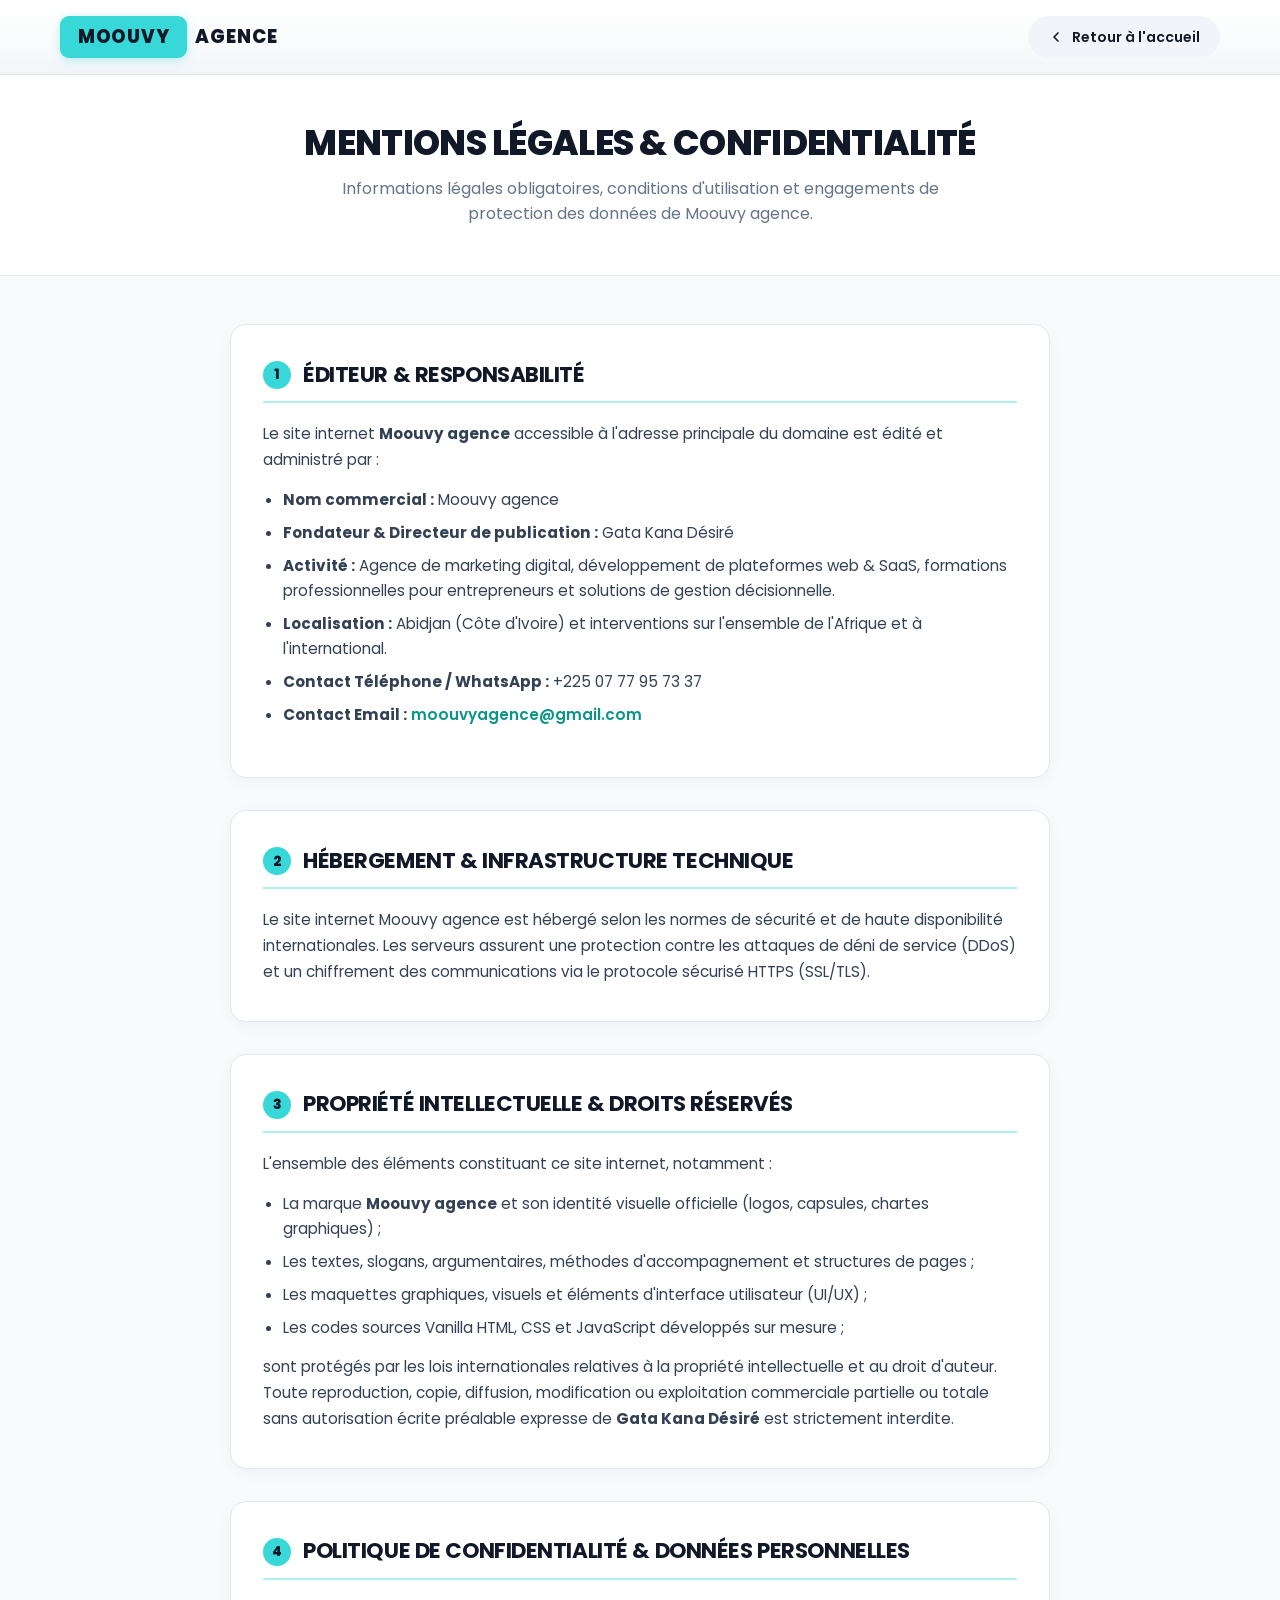
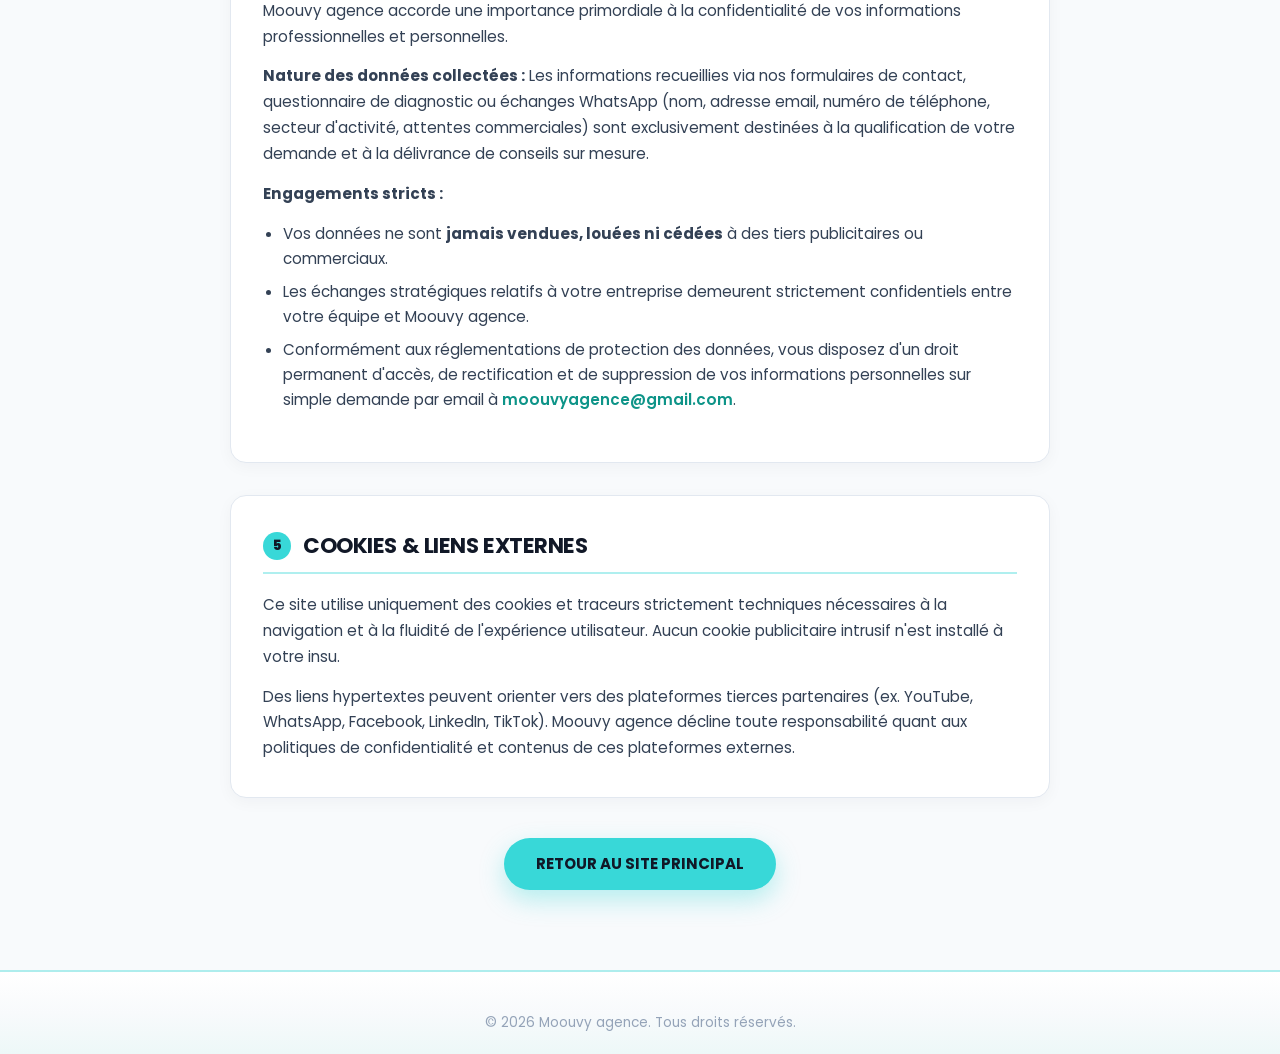
<file: mentions-legales.html>
<!DOCTYPE html>
<html lang="fr">
<head>
  <meta charset="UTF-8">
  <meta name="viewport" content="width=device-width, initial-scale=1.0">
  <title>Mentions Légales & Politique de Confidentialité | Moouvy agence</title>
  <meta name="description" content="Mentions légales, conditions d'utilisation et politique de protection des données personnelles de Moouvy agence.">
  <meta name="robots" content="index, follow">

  <!-- Favicon SVG -->
  <link rel="icon" type="image/svg+xml" href="data:image/svg+xml,%3Csvg xmlns='http://www.w3.org/2000/svg' viewBox='0 0 32 32'%3E%3Crect width='32' height='32' rx='16' fill='%2338D8D8'/%3E%3Ctext x='50%25' y='52%25' dominant-baseline='central' text-anchor='middle' font-family='sans-serif' font-weight='900' font-size='16' fill='%23111827'%3EM%3C/text%3E%3C/svg%3E">

  <!-- Google Fonts : Poppins -->
  <link rel="preconnect" href="https://fonts.googleapis.com">
  <link rel="preconnect" href="https://fonts.gstatic.com" crossorigin>
  <link href="https://fonts.googleapis.com/css2?family=Poppins:wght@400;500;600;700;800&display=swap" rel="stylesheet">

  <link rel="stylesheet" href="style.css">
  <style>
    body {
      background-color: #F8FAFC;
      color: #1E293B;
    }

    .legal-page-header {
      background: linear-gradient(180deg, #FFFFFF 0%, #FAFBFC 60%, #F1F5F9 100%);
      border-bottom: 1px solid var(--color-border);
      padding: 16px 0;
      position: sticky;
      top: 0;
      z-index: 100;
    }

    .legal-header-inner {
      display: flex;
      align-items: center;
      justify-content: space-between;
    }

    .legal-hero {
      background-color: #FFFFFF;
      border-bottom: 1px solid var(--color-border);
      padding: 48px 0;
      text-align: center;
    }

    .legal-hero-title {
      font-size: 2.2rem;
      font-weight: var(--font-weight-extrabold);
      color: var(--color-night-blue);
      margin-bottom: 12px;
    }

    .legal-hero-subtitle {
      font-size: 1rem;
      color: var(--color-text-muted);
      max-width: 620px;
      margin: 0 auto;
    }

    .legal-content-container {
      max-width: 860px;
      margin: 48px auto 80px auto;
      padding: 0 20px;
    }

    .legal-article-card {
      background-color: #FFFFFF;
      border: 1px solid var(--color-border);
      border-radius: var(--radius-card);
      padding: 36px 32px;
      margin-bottom: 32px;
      box-shadow: 0 4px 16px rgba(17, 24, 39, 0.04);
    }

    .legal-section-title {
      font-size: 1.35rem;
      font-weight: var(--font-weight-bold);
      color: var(--color-night-blue);
      margin-bottom: 18px;
      display: flex;
      align-items: center;
      gap: 12px;
      padding-bottom: 12px;
      border-bottom: 2px solid rgba(56, 216, 216, 0.4);
    }

    .legal-section-title span.sec-num {
      background: var(--color-primary);
      color: #111827;
      width: 28px;
      height: 28px;
      border-radius: 50%;
      display: inline-flex;
      align-items: center;
      justify-content: center;
      font-size: 0.85rem;
      font-weight: 800;
      flex-shrink: 0;
    }

    .legal-article-card p {
      font-size: 0.95rem;
      line-height: 1.7;
      color: #334155;
      margin-bottom: 14px;
    }

    .legal-article-card p:last-child {
      margin-bottom: 0;
    }

    .legal-article-card ul {
      margin: 14px 0;
      padding-left: 20px;
      list-style-type: disc;
    }

    .legal-article-card ul li {
      font-size: 0.95rem;
      line-height: 1.65;
      color: #334155;
      margin-bottom: 8px;
    }

    .legal-back-btn {
      display: inline-flex;
      align-items: center;
      gap: 8px;
      padding: 10px 20px;
      border-radius: var(--radius-pill);
      background-color: #F1F5F9;
      color: #111827;
      font-weight: 600;
      font-size: 0.875rem;
      transition: all 0.2s ease;
    }

    .legal-back-btn:hover {
      background-color: var(--color-primary);
      color: #111827;
    }
  </style>
</head>
<body>

  <!-- En-tête -->
  <header class="legal-page-header">
    <div class="container legal-header-inner">
      <a href="index.html" class="brand-logo" aria-label="Retour à l'accueil Moouvy agence">
        <span class="logo-pill">MOOUVY</span>
        <span class="logo-text-after">AGENCE</span>
      </a>

      <a href="index.html" class="legal-back-btn">
        <svg width="16" height="16" viewBox="0 0 24 24" fill="none" stroke="currentColor" stroke-width="2.5" stroke-linecap="round" stroke-linejoin="round" aria-hidden="true">
          <polyline points="15 18 9 12 15 6"></polyline>
        </svg>
        <span>Retour à l'accueil</span>
      </a>
    </div>
  </header>

  <!-- Bannière titre -->
  <section class="legal-hero">
    <div class="container">
      <h1 class="legal-hero-title">MENTIONS LÉGALES & CONFIDENTIALITÉ</h1>
      <p class="legal-hero-subtitle">
        Informations légales obligatoires, conditions d'utilisation et engagements de protection des données de Moouvy agence.
      </p>
    </div>
  </section>

  <!-- Contenu juridique -->
  <main class="legal-content-container">

    <!-- 1. Éditeur -->
    <article class="legal-article-card" id="editeur">
      <h2 class="legal-section-title">
        <span class="sec-num">1</span>
        <span>Éditeur & Responsabilité</span>
      </h2>
      <p>
        Le site internet <strong>Moouvy agence</strong> accessible à l'adresse principale du domaine est édité et administré par :
      </p>
      <ul>
        <li><strong>Nom commercial :</strong> Moouvy agence</li>
        <li><strong>Fondateur & Directeur de publication :</strong> Gata Kana Désiré</li>
        <li><strong>Activité :</strong> Agence de marketing digital, développement de plateformes web & SaaS, formations professionnelles pour entrepreneurs et solutions de gestion décisionnelle.</li>
        <li><strong>Localisation :</strong> Abidjan (Côte d'Ivoire) et interventions sur l'ensemble de l'Afrique et à l'international.</li>
        <li><strong>Contact Téléphone / WhatsApp :</strong> +225 07 77 95 73 37</li>
        <li><strong>Contact Email :</strong> <a href="mailto:moouvyagence@gmail.com" style="color: #0D9488; font-weight: 600;">moouvyagence@gmail.com</a></li>
      </ul>
    </article>

    <!-- 2. Hébergement -->
    <article class="legal-article-card" id="hebergement">
      <h2 class="legal-section-title">
        <span class="sec-num">2</span>
        <span>Hébergement & Infrastructure Technique</span>
      </h2>
      <p>
        Le site internet Moouvy agence est hébergé selon les normes de sécurité et de haute disponibilité internationales. Les serveurs assurent une protection contre les attaques de déni de service (DDoS) et un chiffrement des communications via le protocole sécurisé HTTPS (SSL/TLS).
      </p>
    </article>

    <!-- 3. Propriété intellectuelle -->
    <article class="legal-article-card" id="propriete">
      <h2 class="legal-section-title">
        <span class="sec-num">3</span>
        <span>Propriété Intellectuelle & Droits Réservés</span>
      </h2>
      <p>
        L'ensemble des éléments constituant ce site internet, notamment :
      </p>
      <ul>
        <li>La marque <strong>Moouvy agence</strong> et son identité visuelle officielle (logos, capsules, chartes graphiques) ;</li>
        <li>Les textes, slogans, argumentaires, méthodes d'accompagnement et structures de pages ;</li>
        <li>Les maquettes graphiques, visuels et éléments d'interface utilisateur (UI/UX) ;</li>
        <li>Les codes sources Vanilla HTML, CSS et JavaScript développés sur mesure ;</li>
      </ul>
      <p>
        sont protégés par les lois internationales relatives à la propriété intellectuelle et au droit d'auteur. Toute reproduction, copie, diffusion, modification ou exploitation commerciale partielle ou totale sans autorisation écrite préalable expresse de <strong>Gata Kana Désiré</strong> est strictement interdite.
      </p>
    </article>

    <!-- 4. Politique de confidentialité -->
    <article class="legal-article-card" id="confidentialite">
      <h2 class="legal-section-title">
        <span class="sec-num">4</span>
        <span>Politique de Confidentialité & Données Personnelles</span>
      </h2>
      <p>
        Moouvy agence accorde une importance primordiale à la confidentialité de vos informations professionnelles et personnelles.
      </p>
      <p>
        <strong>Nature des données collectées :</strong> Les informations recueillies via nos formulaires de contact, questionnaire de diagnostic ou échanges WhatsApp (nom, adresse email, numéro de téléphone, secteur d'activité, attentes commerciales) sont exclusivement destinées à la qualification de votre demande et à la délivrance de conseils sur mesure.
      </p>
      <p>
        <strong>Engagements stricts :</strong>
      </p>
      <ul>
        <li>Vos données ne sont <strong>jamais vendues, louées ni cédées</strong> à des tiers publicitaires ou commerciaux.</li>
        <li>Les échanges stratégiques relatifs à votre entreprise demeurent strictement confidentiels entre votre équipe et Moouvy agence.</li>
        <li>Conformément aux réglementations de protection des données, vous disposez d'un droit permanent d'accès, de rectification et de suppression de vos informations personnelles sur simple demande par email à <a href="mailto:moouvyagence@gmail.com" style="color: #0D9488; font-weight: 600;">moouvyagence@gmail.com</a>.</li>
      </ul>
    </article>

    <!-- 5. Cookies & Liens externes -->
    <article class="legal-article-card" id="cookies">
      <h2 class="legal-section-title">
        <span class="sec-num">5</span>
        <span>Cookies & Liens Externes</span>
      </h2>
      <p>
        Ce site utilise uniquement des cookies et traceurs strictement techniques nécessaires à la navigation et à la fluidité de l'expérience utilisateur. Aucun cookie publicitaire intrusif n'est installé à votre insu.
      </p>
      <p>
        Des liens hypertextes peuvent orienter vers des plateformes tierces partenaires (ex. YouTube, WhatsApp, Facebook, LinkedIn, TikTok). Moouvy agence décline toute responsabilité quant aux politiques de confidentialité et contenus de ces plateformes externes.
      </p>
    </article>

    <div style="text-align: center; margin-top: 40px;">
      <a href="index.html" class="btn btn-pill" style="padding: 14px 32px; font-weight: 700;">
        RETOUR AU SITE PRINCIPAL
      </a>
    </div>

  </main>

  <!-- Pied de page -->
  <footer class="site-footer" style="padding: 40px 0 20px 0;">
    <div class="container text-center">
      <p class="copyright-text" style="color: #94A3B8; font-size: 0.85rem;">
        © 2026 Moouvy agence. Tous droits réservés.
      </p>
    </div>
  </footer>

</body>
</html>
</file>
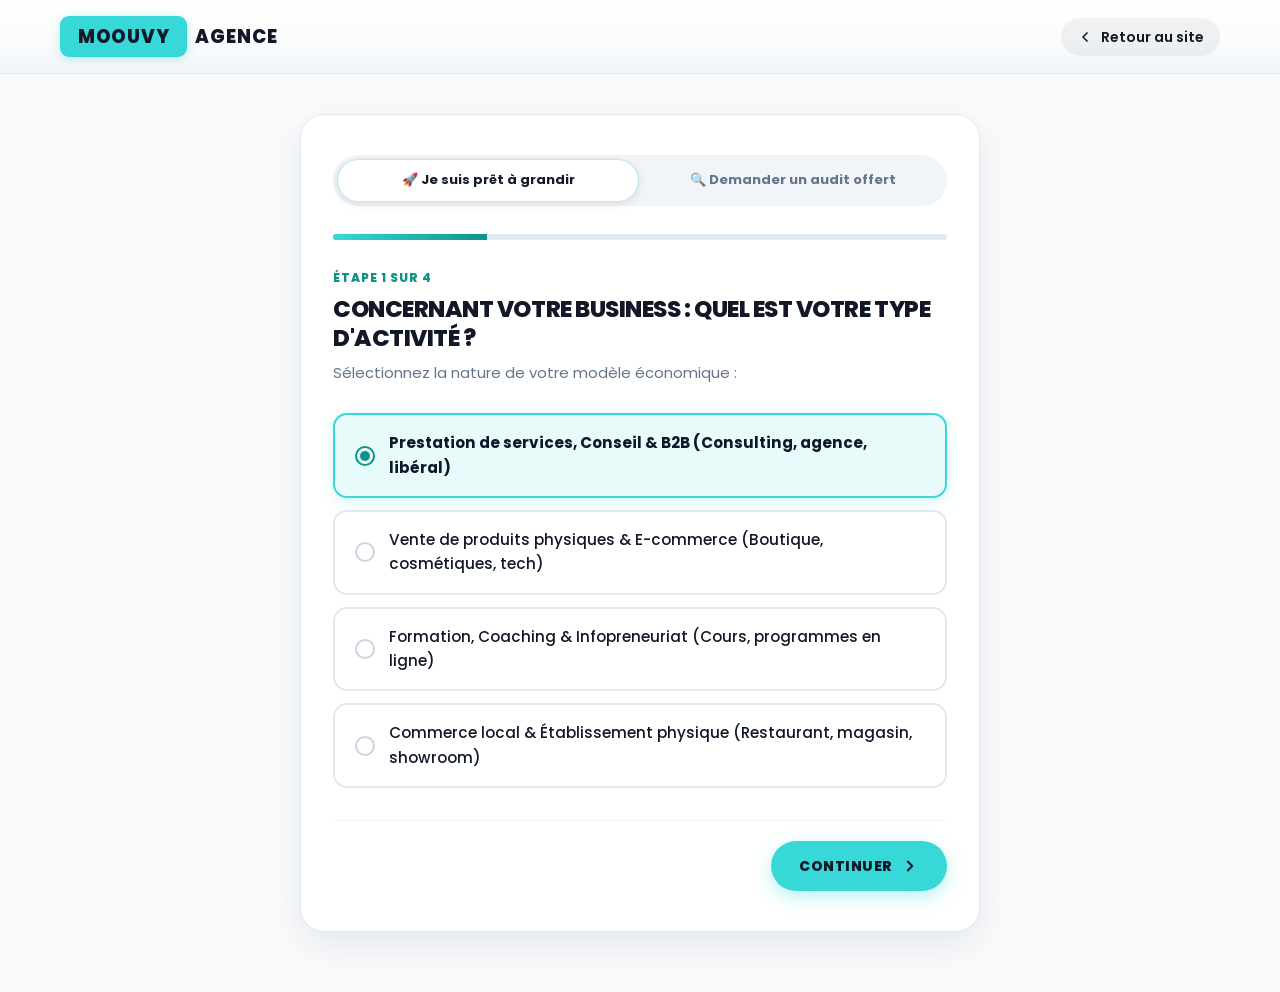
<file: questionnaire.html>
<!DOCTYPE html>
<html lang="fr">
<head>
  <meta charset="UTF-8">
  <meta name="viewport" content="width=device-width, initial-scale=1.0">
  <title>Diagnostic Digital & Qualification de Projet | Moouvy agence</title>
  <meta name="description" content="Répondez à quelques questions en 2 minutes pour recevoir une recommandation stratégique et un plan d'action sur mesure de Moouvy agence.">
  <meta name="robots" content="noindex, follow">
  
  <!-- Favicon SVG aux couleurs officielles -->
  <link rel="icon" type="image/svg+xml" href="data:image/svg+xml,%3Csvg xmlns='http://www.w3.org/2000/svg' viewBox='0 0 32 32'%3E%3Crect width='32' height='32' rx='16' fill='%2338D8D8'/%3E%3Ctext x='50%25' y='52%25' dominant-baseline='central' text-anchor='middle' font-family='sans-serif' font-weight='900' font-size='16' fill='%23111827'%3EM%3C/text%3E%3C/svg%3E">

  <!-- Google Fonts : Poppins -->
  <link rel="preconnect" href="https://fonts.googleapis.com">
  <link rel="preconnect" href="https://fonts.gstatic.com" crossorigin>
  <link href="https://fonts.googleapis.com/css2?family=Poppins:wght@400;500;600;700;800&display=swap" rel="stylesheet">

  <link rel="stylesheet" href="style.css">
  <style>
    /* Styles spécifiques pour le questionnaire */
    body {
      background-color: #F8FAFC;
      min-height: 100vh;
      display: flex;
      flex-direction: column;
    }

    .quiz-page-header {
      background: linear-gradient(180deg, #FFFFFF 0%, #FAFBFC 60%, #F1F5F9 100%);
      border-bottom: 1px solid var(--color-border);
      padding: 16px 0;
    }

    .quiz-header-inner {
      display: flex;
      align-items: center;
      justify-content: space-between;
    }

    .quiz-back-link {
      display: inline-flex;
      align-items: center;
      gap: 8px;
      font-size: 0.875rem;
      font-weight: var(--font-weight-semibold);
      color: var(--color-night-blue);
      padding: 8px 16px;
      border-radius: var(--radius-pill);
      background-color: rgba(17, 24, 39, 0.05);
      transition: all var(--transition-fast);
      text-decoration: none;
    }

    .quiz-back-link:hover {
      background-color: var(--color-primary-light);
      color: var(--color-primary-dark);
      transform: translateX(-2px);
    }

    .quiz-main-container {
      flex-grow: 1;
      padding: 40px 20px 60px 20px;
      display: flex;
      justify-content: center;
      align-items: flex-start;
    }

    .quiz-card {
      background-color: #FFFFFF;
      border: 1px solid var(--color-border);
      border-radius: var(--radius-card-lg);
      box-shadow: 0 12px 36px rgba(17, 24, 39, 0.08);
      width: 100%;
      max-width: 680px;
      padding: 40px 32px;
      position: relative;
      overflow: hidden;
    }

    @media (max-width: 640px) {
      .quiz-card {
        padding: 28px 20px;
      }
    }

    /* Sélecteur de type de questionnaire (Tabs) */
    .quiz-mode-switcher {
      display: flex;
      background-color: #F1F5F9;
      border-radius: var(--radius-pill);
      padding: 4px;
      margin-bottom: 28px;
      gap: 4px;
    }

    .quiz-mode-btn {
      flex: 1;
      padding: 10px 16px;
      font-size: 0.8125rem;
      font-weight: var(--font-weight-bold);
      border-radius: var(--radius-pill);
      border: none;
      background: transparent;
      color: #64748B;
      cursor: pointer;
      transition: all 0.25s ease;
      display: inline-flex;
      align-items: center;
      justify-content: center;
      gap: 6px;
      text-align: center;
    }

    .quiz-mode-btn.active {
      background-color: #FFFFFF;
      color: var(--color-night-blue);
      box-shadow: 0 2px 8px rgba(17, 24, 39, 0.1);
      border: 1px solid rgba(56, 216, 216, 0.4);
    }

    /* Barre de progression */
    .quiz-progress-bar-container {
      width: 100%;
      height: 6px;
      background-color: #E2E8F0;
      border-radius: 9999px;
      overflow: hidden;
      margin-bottom: 24px;
    }

    .quiz-progress-fill {
      height: 100%;
      background: linear-gradient(90deg, #38D8D8 0%, #0D9488 100%);
      width: 25%;
      transition: width 0.4s cubic-bezier(0.16, 1, 0.3, 1);
    }

    .quiz-step-count {
      display: inline-block;
      font-size: 0.75rem;
      font-weight: var(--font-weight-extrabold);
      letter-spacing: 0.08em;
      color: var(--color-primary-dark);
      text-transform: uppercase;
      margin-bottom: 8px;
    }

    .quiz-step-title {
      font-size: 1.45rem;
      font-weight: var(--font-weight-extrabold);
      color: var(--color-night-blue);
      line-height: 1.25;
      margin-bottom: 8px;
    }

    .quiz-step-subtitle {
      font-size: 0.9375rem;
      color: var(--color-text-muted);
      margin-bottom: 28px;
    }

    /* Options de sélection */
    .quiz-options-group {
      display: flex;
      flex-direction: column;
      gap: 12px;
      margin-bottom: 32px;
    }

    .quiz-option-label {
      display: flex;
      align-items: center;
      gap: 14px;
      padding: 16px 20px;
      border-radius: 14px;
      border: 2px solid #E2E8F0;
      background-color: #FFFFFF;
      cursor: pointer;
      font-size: 0.95rem;
      font-weight: var(--font-weight-medium);
      color: var(--color-night-blue);
      transition: all 0.2s ease;
      user-select: none;
    }

    .quiz-option-label:hover {
      border-color: #38D8D8;
      background-color: rgba(56, 216, 216, 0.04);
      transform: translateY(-2px);
    }

    .quiz-option-label.is-selected {
      border-color: #38D8D8;
      background-color: rgba(56, 216, 216, 0.12);
      color: #0F172A;
      font-weight: var(--font-weight-bold);
      box-shadow: 0 4px 14px rgba(56, 216, 216, 0.2);
    }

    .quiz-option-radio {
      appearance: none;
      -webkit-appearance: none;
      width: 20px;
      height: 20px;
      border: 2px solid #CBD5E1;
      border-radius: 50%;
      outline: none;
      margin: 0;
      flex-shrink: 0;
      display: grid;
      place-content: center;
      transition: all 0.2s ease;
    }

    .quiz-option-radio::before {
      content: "";
      width: 10px;
      height: 10px;
      border-radius: 50%;
      transform: scale(0);
      transition: 0.2s transform ease-in-out;
      background-color: var(--color-primary-dark);
    }

    .quiz-option-radio:checked {
      border-color: var(--color-primary-dark);
    }

    .quiz-option-radio:checked::before {
      transform: scale(1);
    }

    /* Champs de saisie */
    .quiz-form-group {
      margin-bottom: 20px;
    }

    .quiz-form-group label {
      display: block;
      font-size: 0.875rem;
      font-weight: var(--font-weight-semibold);
      color: var(--color-night-blue);
      margin-bottom: 8px;
    }

    .quiz-input, .quiz-textarea {
      width: 100%;
      padding: 14px 16px;
      border-radius: 12px;
      border: 1.5px solid #CBD5E1;
      font-family: inherit;
      font-size: 0.95rem;
      color: var(--color-night-blue);
      background-color: #FFFFFF;
      transition: all var(--transition-fast);
      outline: none;
    }

    .quiz-input:focus, .quiz-textarea:focus {
      border-color: var(--color-primary);
      box-shadow: 0 0 0 3px rgba(56, 216, 216, 0.25);
    }

    .quiz-textarea {
      resize: vertical;
      min-height: 90px;
    }

    /* Boutons de navigation */
    .quiz-actions {
      display: flex;
      align-items: center;
      justify-content: space-between;
      margin-top: 32px;
      padding-top: 20px;
      border-top: 1px solid #F1F5F9;
    }

    .btn-quiz-prev {
      padding: 12px 20px;
      font-size: 0.875rem;
      font-weight: var(--font-weight-semibold);
      color: var(--color-text-muted);
      border-radius: var(--radius-pill);
      background-color: #F1F5F9;
      border: none;
      cursor: pointer;
      transition: all var(--transition-fast);
    }

    .btn-quiz-prev:hover {
      background-color: #E2E8F0;
      color: var(--color-night-blue);
    }

    .btn-quiz-next, .btn-quiz-submit {
      padding: 14px 28px;
      font-size: 0.875rem;
      font-weight: var(--font-weight-extrabold);
      text-transform: uppercase;
      letter-spacing: 0.04em;
      color: #111827;
      background-color: #38D8D8;
      border-radius: var(--radius-pill);
      border: none;
      box-shadow: 0 6px 18px rgba(56, 216, 216, 0.35);
      cursor: pointer;
      transition: all var(--transition-normal);
      display: inline-flex;
      align-items: center;
      gap: 8px;
    }

    .btn-quiz-next:hover, .btn-quiz-submit:hover {
      background-color: #22C5C5;
      transform: translateY(-2px);
      box-shadow: 0 10px 24px rgba(56, 216, 216, 0.45);
    }

    .btn-quiz-submit {
      background-color: #25D366;
      color: #FFFFFF;
      box-shadow: 0 6px 18px rgba(37, 211, 102, 0.35);
    }

    .btn-quiz-submit:hover {
      background-color: #1EBE5D;
      box-shadow: 0 10px 24px rgba(37, 211, 102, 0.45);
    }

    /* Écran de succès */
    .quiz-success-step {
      text-align: center;
      padding: 20px 0;
    }

    .success-icon-badge {
      width: 68px;
      height: 68px;
      border-radius: 50%;
      background-color: #DCFCE7;
      color: #16A34A;
      display: inline-flex;
      align-items: center;
      justify-content: center;
      font-size: 2rem;
      margin-bottom: 20px;
    }

    .success-actions-box {
      margin-top: 28px;
      display: flex;
      flex-direction: column;
      gap: 14px;
      align-items: center;
    }

    .btn-whatsapp-success {
      background-color: #25D366;
      color: #FFFFFF;
      padding: 16px 32px;
      border-radius: var(--radius-pill);
      font-weight: var(--font-weight-extrabold);
      display: inline-flex;
      align-items: center;
      gap: 10px;
      box-shadow: 0 8px 24px rgba(37, 211, 102, 0.4);
      transition: all 0.25s ease;
      font-size: 0.95rem;
      text-decoration: none;
    }

    .btn-whatsapp-success:hover {
      background-color: #1EBE5D;
      transform: translateY(-2px);
    }
  </style>
</head>
<body>

  <!-- En-tête du questionnaire avec logo officiel -->
  <header class="quiz-page-header">
    <div class="container quiz-header-inner">
      <a href="index.html" class="brand-logo" aria-label="Retour à l'accueil Moouvy agence">
        <span class="logo-pill">MOOUVY</span>
        <span class="logo-text-after">AGENCE</span>
      </a>

      <a href="index.html" class="quiz-back-link">
        <svg width="16" height="16" viewBox="0 0 24 24" fill="none" stroke="currentColor" stroke-width="2.5" stroke-linecap="round" stroke-linejoin="round" aria-hidden="true">
          <polyline points="15 18 9 12 15 6"></polyline>
        </svg>
        <span>Retour au site</span>
      </a>
    </div>
  </header>

  <!-- Conteneur principal du questionnaire -->
  <main class="quiz-main-container">
    <div class="quiz-card" id="quiz-card">
      
      <!-- Sélecteur de mode : Je suis prêt à grandir VS Demander un audit offert -->
      <div class="quiz-mode-switcher" role="tablist">
        <button type="button" class="quiz-mode-btn active" id="btn-mode-growth" onclick="switchMode('growth')">
          🚀 Je suis prêt à grandir
        </button>
        <button type="button" class="quiz-mode-btn" id="btn-mode-audit" onclick="switchMode('audit')">
          🔍 Demander un audit offert
        </button>
      </div>

      <!-- Barre de progression visuelle -->
      <div class="quiz-progress-bar-container" aria-label="Progression du questionnaire">
        <div class="quiz-progress-fill" id="quiz-progress-fill"></div>
      </div>

      <form id="project-quiz-form" onsubmit="return false;">
        
        <!-- ============================================================= -->
        <!-- FLUX 1 : "JE SUIS PRÊT À GRANDIR" (3 points + Coordonnées)    -->
        <!-- ============================================================= -->
        <div class="quiz-flow" id="flow-growth">
          
          <!-- Étape 1 : Concernant le business -->
          <div class="quiz-step active" id="growth-step-1">
            <span class="quiz-step-count">Étape 1 sur 4</span>
            <h1 class="quiz-step-title">Concernant votre business : quel est votre type d'activité ?</h1>
            <p class="quiz-step-subtitle">Sélectionnez la nature de votre modèle économique :</p>

            <div class="quiz-options-group">
              <label class="quiz-option-label">
                <input type="radio" name="growth-business" value="Prestation de services, Conseil & B2B" class="quiz-option-radio" checked>
                <span>Prestation de services, Conseil & B2B (Consulting, agence, libéral)</span>
              </label>
              <label class="quiz-option-label">
                <input type="radio" name="growth-business" value="Vente de produits physiques & E-commerce" class="quiz-option-radio">
                <span>Vente de produits physiques & E-commerce (Boutique, cosmétiques, tech)</span>
              </label>
              <label class="quiz-option-label">
                <input type="radio" name="growth-business" value="Formation, Coaching & Infopreneuriat" class="quiz-option-radio">
                <span>Formation, Coaching & Infopreneuriat (Cours, programmes en ligne)</span>
              </label>
              <label class="quiz-option-label">
                <input type="radio" name="growth-business" value="Commerce local & Établissement physique" class="quiz-option-radio">
                <span>Commerce local & Établissement physique (Restaurant, magasin, showroom)</span>
              </label>
            </div>

            <div class="quiz-actions" style="justify-content: flex-end;">
              <button type="button" class="btn-quiz-next" onclick="goToStep('growth', 2)">
                <span>Continuer</span>
                <svg width="18" height="18" viewBox="0 0 24 24" fill="none" stroke="currentColor" stroke-width="2.5" stroke-linecap="round" stroke-linejoin="round" aria-hidden="true">
                  <polyline points="9 18 15 12 9 6"></polyline>
                </svg>
              </button>
            </div>
          </div>

          <!-- Étape 2 : Défi de croissance -->
          <div class="quiz-step" id="growth-step-2" style="display: none;">
            <span class="quiz-step-count">Étape 2 sur 4</span>
            <h2 class="quiz-step-title">Quel est votre défi prioritaire pour grandir ?</h2>
            <p class="quiz-step-subtitle">Où devez-vous débloquer de la croissance en priorité :</p>

            <div class="quiz-options-group">
              <label class="quiz-option-label">
                <input type="radio" name="growth-challenge" value="Générer un flux régulier de nouveaux clients payants" class="quiz-option-radio" checked>
                <span>Générer un flux régulier de nouveaux clients payants</span>
              </label>
              <label class="quiz-option-label">
                <input type="radio" name="growth-challenge" value="Augmenter mon chiffre d'affaires & la valeur moyenne par client" class="quiz-option-radio">
                <span>Augmenter mon chiffre d'affaires & la valeur moyenne par client</span>
              </label>
              <label class="quiz-option-label">
                <input type="radio" name="growth-challenge" value="Structurer une équipe & automatiser l'acquisition pour gagner du temps" class="quiz-option-radio">
                <span>Structurer une équipe & automatiser l'acquisition pour gagner du temps</span>
              </label>
              <label class="quiz-option-label">
                <input type="radio" name="growth-challenge" value="Bâtir une image de marque leader et reconnue sur mon marché" class="quiz-option-radio">
                <span>Bâtir une image de marque leader et reconnue sur mon marché</span>
              </label>
            </div>

            <div class="quiz-actions">
              <button type="button" class="btn-quiz-prev" onclick="goToStep('growth', 1)">Précédent</button>
              <button type="button" class="btn-quiz-next" onclick="goToStep('growth', 3)">
                <span>Continuer</span>
                <svg width="18" height="18" viewBox="0 0 24 24" fill="none" stroke="currentColor" stroke-width="2.5" stroke-linecap="round" stroke-linejoin="round" aria-hidden="true">
                  <polyline points="9 18 15 12 9 6"></polyline>
                </svg>
              </button>
            </div>
          </div>

          <!-- Étape 3 : Stade & Ambition -->
          <div class="quiz-step" id="growth-step-3" style="display: none;">
            <span class="quiz-step-count">Étape 3 sur 4</span>
            <h2 class="quiz-step-title">Quel est votre stade actuel et votre ambition ?</h2>
            <p class="quiz-step-subtitle">Pour dimensionner la vitesse et les moyens de la stratégie :</p>

            <div class="quiz-options-group">
              <label class="quiz-option-label">
                <input type="radio" name="growth-stage" value="Démarrage : Nouveau projet en lancement à sécuriser" class="quiz-option-radio" checked>
                <span>Démarrage : Nouveau projet ou business à lancer avec des bases solides</span>
              </label>
              <label class="quiz-option-label">
                <input type="radio" name="growth-stage" value="En développement : Activité existante à démultiplier rapidement" class="quiz-option-radio">
                <span>En développement : Activité existante à démultiplier rapidement</span>
              </label>
              <label class="quiz-option-label">
                <input type="radio" name="growth-stage" value="Établi : Entreprise rentable prête à scaler massivement" class="quiz-option-radio">
                <span>Établi : Entreprise rentable prête à scaler massivement à l'international</span>
              </label>
            </div>

            <div class="quiz-actions">
              <button type="button" class="btn-quiz-prev" onclick="goToStep('growth', 2)">Précédent</button>
              <button type="button" class="btn-quiz-next" onclick="goToStep('growth', 4)">
                <span>Dernière étape</span>
                <svg width="18" height="18" viewBox="0 0 24 24" fill="none" stroke="currentColor" stroke-width="2.5" stroke-linecap="round" stroke-linejoin="round" aria-hidden="true">
                  <polyline points="9 18 15 12 9 6"></polyline>
                </svg>
              </button>
            </div>
          </div>

          <!-- Étape 4 : Coordonnées Growth -->
          <div class="quiz-step" id="growth-step-4" style="display: none;">
            <span class="quiz-step-count">Étape 4 sur 4</span>
            <h2 class="quiz-step-title">Où devons-nous vous transmettre votre plan de croissance ?</h2>
            <p class="quiz-step-subtitle">Renseignez vos coordonnées pour échanger directement avec Gata Kana Désiré et notre équipe :</p>

            <div class="quiz-form-group">
              <label for="growth-name">Votre nom complet *</label>
              <input type="text" id="growth-name" class="quiz-input" placeholder="Ex: Jean Kouassi" required>
            </div>

            <div class="quiz-form-group">
              <label for="growth-whatsapp">Votre numéro WhatsApp direct *</label>
              <input type="tel" id="growth-whatsapp" class="quiz-input" placeholder="Ex: +225 07 77 95 73 37" required>
            </div>

            <div class="quiz-form-group">
              <label for="growth-email">Votre adresse email *</label>
              <input type="email" id="growth-email" class="quiz-input" placeholder="Ex: contact@monentreprise.com" required>
            </div>

            <div class="quiz-form-group">
              <label for="growth-notes">Précision sur votre activité (Optionnel)</label>
              <textarea id="growth-notes" class="quiz-textarea" placeholder="Décrivez brièvement vos produits/services ou vos attentes..."></textarea>
            </div>

            <div class="quiz-actions">
              <button type="button" class="btn-quiz-prev" onclick="goToStep('growth', 3)">Précédent</button>
              <button type="button" class="btn-quiz-submit" onclick="submitGrowthQuiz()">
                <span>RECEVOIR MON PLAN DE CROISSANCE</span>
                <svg width="18" height="18" viewBox="0 0 24 24" fill="none" stroke="currentColor" stroke-width="2.5" stroke-linecap="round" stroke-linejoin="round" aria-hidden="true">
                  <polyline points="9 18 15 12 9 6"></polyline>
                </svg>
              </button>
            </div>
          </div>

        </div>

        <!-- ============================================================= -->
        <!-- FLUX 2 : "DEMANDER UN AUDIT OFFERT" (Spécifique Audit)        -->
        <!-- ============================================================= -->
        <div class="quiz-flow" id="flow-audit" style="display: none;">
          
          <!-- Étape 1 : Canal digital à auditer -->
          <div class="quiz-step active" id="audit-step-1">
            <span class="quiz-step-count">Étape 1 sur 4</span>
            <h1 class="quiz-step-title">Quel canal digital prioritaire souhaitez-vous faire auditer ?</h1>
            <p class="quiz-step-subtitle">Nos experts analyseront en profondeur les points de blocage :</p>

            <div class="quiz-options-group">
              <label class="quiz-option-label">
                <input type="radio" name="audit-channel" value="Site Web & Page de capture (Conversion & Ergonomie)" class="quiz-option-radio" checked>
                <span>Mon site web ou page de capture (Vitesse, clarté, taux de conversion)</span>
              </label>
              <label class="quiz-option-label">
                <input type="radio" name="audit-channel" value="Campagnes Publicitaires (Meta, TikTok, Google Ads)" class="quiz-option-radio">
                <span>Mes campagnes publicitaires (Ciblage, coût par prospect, rentabilité)</span>
              </label>
              <label class="quiz-option-label">
                <input type="radio" name="audit-channel" value="Réseaux Sociaux & Contenu (Visibilité & Notoriété)" class="quiz-option-radio">
                <span>Mes réseaux sociaux & contenus (Engagement, stratégie vidéo, abonnés)</span>
              </label>
              <label class="quiz-option-label">
                <input type="radio" name="audit-channel" value="Stratégie Digitale Globale à 360°" class="quiz-option-radio">
                <span>L'ensemble de ma stratégie digitale (Audit complet à 360°)</span>
              </label>
            </div>

            <div class="quiz-actions" style="justify-content: flex-end;">
              <button type="button" class="btn-quiz-next" onclick="goToStep('audit', 2)">
                <span>Continuer</span>
                <svg width="18" height="18" viewBox="0 0 24 24" fill="none" stroke="currentColor" stroke-width="2.5" stroke-linecap="round" stroke-linejoin="round" aria-hidden="true">
                  <polyline points="9 18 15 12 9 6"></polyline>
                </svg>
              </button>
            </div>
          </div>

          <!-- Étape 2 : Blocage majeur -->
          <div class="quiz-step" id="audit-step-2" style="display: none;">
            <span class="quiz-step-count">Étape 2 sur 4</span>
            <h2 class="quiz-step-title">Quel est votre blocage majeur actuellement ?</h2>
            <p class="quiz-step-subtitle">Ce que vous observez au quotidien dans vos résultats :</p>

            <div class="quiz-options-group">
              <label class="quiz-option-label">
                <input type="radio" name="audit-bottleneck" value="Pas assez de trafic entrant ni de prospects réguliers" class="quiz-option-radio" checked>
                <span>Je manque de visibilité : pas assez de visiteurs ni de contacts entrants</span>
              </label>
              <label class="quiz-option-label">
                <input type="radio" name="audit-bottleneck" value="Trafic existant mais les visiteurs n'achètent pas" class="quiz-option-radio">
                <span>J'ai du trafic ou des abonnés, mais très peu passent commande (conversion faible)</span>
              </label>
              <label class="quiz-option-label">
                <input type="radio" name="audit-bottleneck" value="Coût publicitaire trop cher pour des retours insuffisants" class="quiz-option-radio">
                <span>Mes dépenses publicitaires sont trop élevées pour des retours insuffisants</span>
              </label>
              <label class="quiz-option-label">
                <input type="radio" name="audit-bottleneck" value="Image peu professionnelle ou offre mal comprise" class="quiz-option-radio">
                <span>Mon message n'est pas assez percutant et mes concurrents prennent l'avantage</span>
              </label>
            </div>

            <div class="quiz-actions">
              <button type="button" class="btn-quiz-prev" onclick="goToStep('audit', 1)">Précédent</button>
              <button type="button" class="btn-quiz-next" onclick="goToStep('audit', 3)">
                <span>Continuer</span>
                <svg width="18" height="18" viewBox="0 0 24 24" fill="none" stroke="currentColor" stroke-width="2.5" stroke-linecap="round" stroke-linejoin="round" aria-hidden="true">
                  <polyline points="9 18 15 12 9 6"></polyline>
                </svg>
              </button>
            </div>
          </div>

          <!-- Étape 3 : Statut actuel présence -->
          <div class="quiz-step" id="audit-step-3" style="display: none;">
            <span class="quiz-step-count">Étape 3 sur 4</span>
            <h2 class="quiz-step-title">Avez-vous déjà un site web ou une présence active ?</h2>
            <p class="quiz-step-subtitle">Pour cibler nos outils d'analyse technique :</p>

            <div class="quiz-options-group">
              <label class="quiz-option-label">
                <input type="radio" name="audit-presence" value="Oui, j'ai déjà un site web actif" class="quiz-option-radio" checked>
                <span>Oui, j'ai déjà un site web actif</span>
              </label>
              <label class="quiz-option-label">
                <input type="radio" name="audit-presence" value="J'ai uniquement une page sur les réseaux sociaux" class="quiz-option-radio">
                <span>J'ai uniquement une page sur les réseaux sociaux (Facebook, Instagram, TikTok)</span>
              </label>
              <label class="quiz-option-label">
                <input type="radio" name="audit-presence" value="Aucun des deux, je repars de zéro" class="quiz-option-radio">
                <span>Aucun des deux, je souhaite tout construire dès maintenant</span>
              </label>
            </div>

            <div class="quiz-actions">
              <button type="button" class="btn-quiz-prev" onclick="goToStep('audit', 2)">Précédent</button>
              <button type="button" class="btn-quiz-next" onclick="goToStep('audit', 4)">
                <span>Dernière étape</span>
                <svg width="18" height="18" viewBox="0 0 24 24" fill="none" stroke="currentColor" stroke-width="2.5" stroke-linecap="round" stroke-linejoin="round" aria-hidden="true">
                  <polyline points="9 18 15 12 9 6"></polyline>
                </svg>
              </button>
            </div>
          </div>

          <!-- Étape 4 : Coordonnées Audit -->
          <div class="quiz-step" id="audit-step-4" style="display: none;">
            <span class="quiz-step-count">Étape 4 sur 4</span>
            <h2 class="quiz-step-title">Où devons-nous vous envoyer votre rapport d'audit offert ?</h2>
            <p class="quiz-step-subtitle">100% offert et sans engagement pour les 10 premiers inscrits du mois :</p>

            <div class="quiz-form-group">
              <label for="audit-name">Votre nom complet *</label>
              <input type="text" id="audit-name" class="quiz-input" placeholder="Ex: Jean Kouassi" required>
            </div>

            <div class="quiz-form-group">
              <label for="audit-whatsapp">Votre numéro WhatsApp direct *</label>
              <input type="tel" id="audit-whatsapp" class="quiz-input" placeholder="Ex: +225 07 77 95 73 37" required>
            </div>

            <div class="quiz-form-group">
              <label for="audit-email">Votre adresse email *</label>
              <input type="email" id="audit-email" class="quiz-input" placeholder="Ex: contact@monentreprise.com" required>
            </div>

            <div class="quiz-form-group">
              <label for="audit-link">Lien de votre site web ou page (Optionnel)</label>
              <input type="url" id="audit-link" class="quiz-input" placeholder="https://monsite.com ou lien Facebook">
            </div>

            <div class="quiz-actions">
              <button type="button" class="btn-quiz-prev" onclick="goToStep('audit', 3)">Précédent</button>
              <button type="button" class="btn-quiz-submit" onclick="submitAuditQuiz()">
                <span>RECEVOIR MON AUDIT OFFERT (100% GRATUIT)</span>
                <svg width="18" height="18" viewBox="0 0 24 24" fill="none" stroke="currentColor" stroke-width="2.5" stroke-linecap="round" stroke-linejoin="round" aria-hidden="true">
                  <polyline points="9 18 15 12 9 6"></polyline>
                </svg>
              </button>
            </div>
          </div>

        </div>

        <!-- ============================================================= -->
        <!-- ÉCRAN DE SUCCÈS COMMUN AUX DEUX QUESTIONNAIRES                -->
        <!-- ============================================================= -->
        <div class="quiz-step quiz-success-step" id="quiz-step-success" style="display: none;">
          <div class="success-icon-badge">✓</div>
          <h2 class="quiz-step-title" id="success-title">Votre demande a été enregistrée avec succès !</h2>
          <p class="quiz-step-subtitle" id="success-desc" style="max-width: 520px; margin: 0 auto 24px auto;">
            Notre équipe prépare votre recommandation stratégique. Pour un traitement prioritaire, ouvrez directement votre message WhatsApp pré-rempli :
          </p>

          <div class="success-actions-box">
            <a href="#" id="final-whatsapp-button" class="btn-whatsapp-success" target="_blank" rel="noopener noreferrer">
              <svg width="24" height="24" viewBox="0 0 24 24" fill="currentColor" aria-hidden="true">
                <path d="M12.031 6.172c-3.181 0-5.767 2.586-5.768 5.766-.001 1.298.38 2.27 1.019 3.287l-.582 2.128 2.182-.573c.978.58 1.911.928 3.145.929 3.178 0 5.767-2.587 5.768-5.766.001-3.187-2.575-5.77-5.764-5.771zm3.392 8.244c-.144.405-.837.774-1.17.824-.299.045-.677.063-1.092-.069-.252-.08-.575-.187-.988-.365-1.739-.751-2.874-2.502-2.961-2.617-.087-.116-.708-.94-.708-1.793s.448-1.273.607-1.446c.159-.173.346-.217.462-.217l.332.007c.106.005.249-.04.39.299.144.347.491 1.199.534 1.286.043.087.072.188.014.304-.058.116-.087.188-.173.289l-.26.304c-.087.086-.177.18-.076.354.101.174.449.741.964 1.201.662.591 1.221.774 1.394.861.174.086.275.072.376-.044.101-.116.433-.506.549-.68.116-.174.231-.145.39-.087s1.011.477 1.184.564.289.13.332.203c.044.072.044.419-.1.824z"/>
              </svg>
              <span>CONFIRMER SUR WHATSAPP</span>
            </a>

            <a href="#" id="final-email-button" class="btn-subtle" style="font-size: 0.875rem;">
              <span>Envoyer également par Email</span>
            </a>

            <div style="margin-top: 16px;">
              <a href="index.html" class="quiz-back-link">
                <span>Retour à l'accueil de Moouvy agence</span>
              </a>
            </div>
          </div>
        </div>

      </form>
    </div>
  </main>

  <script>
    const QUIZ_CONFIG = {
      whatsappNumber: "2250777957337",
      email: "moouvyagence@gmail.com"
    };

    let currentFlow = "growth";

    // Initialisation au chargement selon le paramètre URL
    window.addEventListener('DOMContentLoaded', () => {
      const urlParams = new URLSearchParams(window.location.search);
      const typeParam = urlParams.get('type') || urlParams.get('source');
      
      if (typeParam === 'audit') {
        switchMode('audit');
      } else {
        switchMode('growth');
      }

      highlightSelectedOptions();
    });

    // Bascule entre les deux flux de questionnaire
    function switchMode(mode) {
      currentFlow = mode;
      
      const btnGrowth = document.getElementById('btn-mode-growth');
      const btnAudit = document.getElementById('btn-mode-audit');
      const flowGrowth = document.getElementById('flow-growth');
      const flowAudit = document.getElementById('flow-audit');
      const successStep = document.getElementById('quiz-step-success');

      if (successStep) successStep.style.display = 'none';

      if (mode === 'audit') {
        btnAudit.classList.add('active');
        btnGrowth.classList.remove('active');
        flowAudit.style.display = 'block';
        flowGrowth.style.display = 'none';
        goToStep('audit', 1);
      } else {
        btnGrowth.classList.add('active');
        btnAudit.classList.remove('active');
        flowGrowth.style.display = 'block';
        flowAudit.style.display = 'none';
        goToStep('growth', 1);
      }

      // Mise à jour de l'URL sans recharger
      const newUrl = new URL(window.location);
      newUrl.searchParams.set('type', mode);
      window.history.replaceState({}, '', newUrl);
    }

    // Navigation entre étapes dans un flux
    function goToStep(flow, stepNumber) {
      const activeFlowContainer = document.getElementById(`flow-${flow}`);
      if (!activeFlowContainer) return;

      activeFlowContainer.querySelectorAll('.quiz-step').forEach(step => {
        step.style.display = 'none';
      });

      const targetStep = document.getElementById(`${flow}-step-${stepNumber}`);
      if (targetStep) {
        targetStep.style.display = 'block';
        const progressPercent = (stepNumber / 4) * 100;
        document.getElementById('quiz-progress-fill').style.width = `${progressPercent}%`;
        window.scrollTo({ top: 0, behavior: 'smooth' });
      }

      highlightSelectedOptions();
    }

    // Coloration dynamique des options sélectionnées
    function highlightSelectedOptions() {
      document.querySelectorAll('.quiz-option-label').forEach(label => {
        const radio = label.querySelector('input[type="radio"]');
        if (radio && radio.checked) {
          label.classList.add('is-selected');
        } else {
          label.classList.remove('is-selected');
        }
      });
    }

    document.querySelectorAll('input[type="radio"]').forEach(radio => {
      radio.addEventListener('change', highlightSelectedOptions);
    });

    // Soumission du questionnaire "Je suis prêt à grandir"
    function submitGrowthQuiz() {
      const name = document.getElementById('growth-name').value.trim();
      const whatsapp = document.getElementById('growth-whatsapp').value.trim();
      const email = document.getElementById('growth-email').value.trim();
      const notes = document.getElementById('growth-notes').value.trim();

      if (!name || !whatsapp || !email) {
        alert("Veuillez renseigner votre nom, votre numéro WhatsApp et votre email pour recevoir votre plan de croissance.");
        return;
      }

      const business = document.querySelector('input[name="growth-business"]:checked')?.value || 'Non spécifié';
      const challenge = document.querySelector('input[name="growth-challenge"]:checked')?.value || 'Non spécifié';
      const stage = document.querySelector('input[name="growth-stage"]:checked')?.value || 'Non spécifié';

      const messageText = 
`Bonjour Moouvy agence, je viens de compléter votre questionnaire « Je suis prêt à grandir » sur votre site :

🚀 Plan de Croissance Souhaité :
- Activité / Business : ${business}
- Défi prioritaire : ${challenge}
- Stade & Ambition : ${stage}

👤 Mes Coordonnées :
- Nom : ${name}
- WhatsApp : ${whatsapp}
- Email : ${email}
${notes ? `- Note : ${notes}` : ''}

Je souhaite échanger directement avec Gata Kana Désiré et votre équipe pour concevoir ma stratégie de croissance sur mesure. Merci !`;

      finalizeSubmission("Plan de Croissance enregistré !", "Votre plan stratégique est en cours d'élaboration par notre équipe.", messageText, name);
    }

    // Soumission du questionnaire "Demander un audit offert"
    function submitAuditQuiz() {
      const name = document.getElementById('audit-name').value.trim();
      const whatsapp = document.getElementById('audit-whatsapp').value.trim();
      const email = document.getElementById('audit-email').value.trim();
      const link = document.getElementById('audit-link').value.trim();

      if (!name || !whatsapp || !email) {
        alert("Veuillez renseigner votre nom, votre numéro WhatsApp et votre email pour recevoir votre audit digital offert.");
        return;
      }

      const channel = document.querySelector('input[name="audit-channel"]:checked')?.value || 'Non spécifié';
      const bottleneck = document.querySelector('input[name="audit-bottleneck"]:checked')?.value || 'Non spécifié';
      const presence = document.querySelector('input[name="audit-presence"]:checked')?.value || 'Non spécifié';

      const messageText = 
`Bonjour Moouvy agence, je viens de réserver mon « Audit Digital Offert » (100% Gratuit) sur votre site :

🔍 Données pour l'Audit :
- Canal prioritaire : ${channel}
- Blocage principal : ${bottleneck}
- Présence en ligne : ${presence}
${link ? `- Lien à auditer : ${link}` : ''}

👤 Mes Coordonnées :
- Nom : ${name}
- WhatsApp : ${whatsapp}
- Email : ${email}

Je souhaite bénéficier de l'analyse experte de mon écosystème digital pour débloquer mes ventes. Merci !`;

      finalizeSubmission("Votre Audit Digital Offert est réservé !", "Notre équipe lance l'analyse de votre présence digitale pour identifier vos leviers de croissance.", messageText, name);
    }

    function finalizeSubmission(title, desc, messageText, name) {
      const whatsappUrl = `https://wa.me/${QUIZ_CONFIG.whatsappNumber}?text=${encodeURIComponent(messageText)}`;
      const mailtoUrl = `mailto:${QUIZ_CONFIG.email}?subject=${encodeURIComponent("Demande Moouvy agence - " + name)}&body=${encodeURIComponent(messageText)}`;

      document.getElementById('final-whatsapp-button').href = whatsappUrl;
      document.getElementById('final-email-button').href = mailtoUrl;
      document.getElementById('success-title').textContent = title;
      document.getElementById('success-desc').textContent = desc;

      document.getElementById('flow-growth').style.display = 'none';
      document.getElementById('flow-audit').style.display = 'none';
      document.getElementById('quiz-step-success').style.display = 'block';
      document.getElementById('quiz-progress-fill').style.width = '100%';

      setTimeout(() => {
        window.open(whatsappUrl, '_blank');
      }, 500);
    }
  </script>
</body>
</html>
</file>
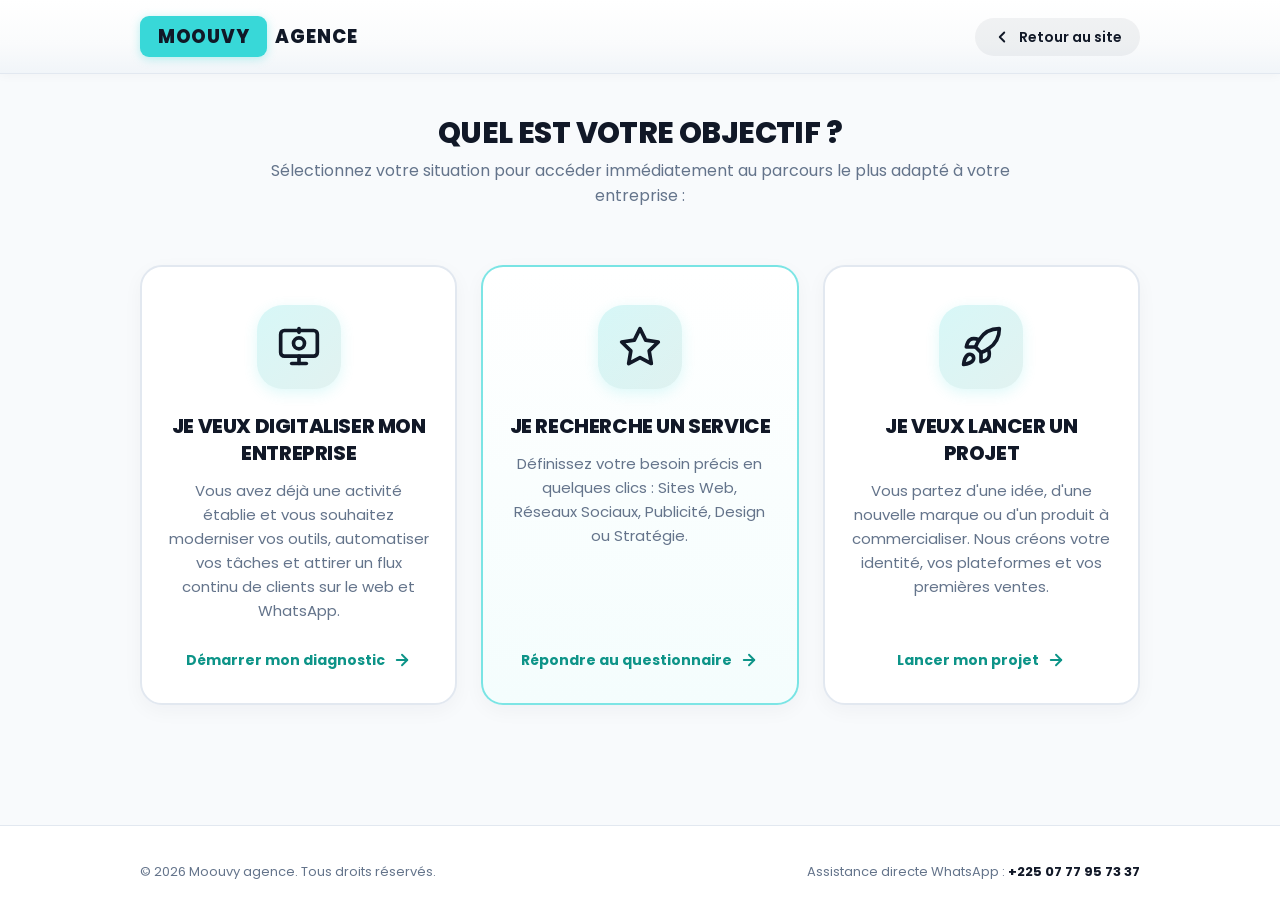
<file: services.html>
<!DOCTYPE html>
<html lang="fr" dir="ltr">
<head>
  <meta charset="UTF-8">
  <meta name="viewport" content="width=device-width, initial-scale=1.0">
  <meta http-equiv="X-UA-Compatible" content="IE=edge">
  <title>Quel est votre besoin ? | Catalogue des Services Moouvy agence</title>
  <meta name="description" content="Découvrez le catalogue complet des prestations de Moouvy agence et configurez votre projet digital en quelques clics : stratégie, réseaux sociaux, web, marketing et audiovisuel.">
  <meta name="robots" content="index, follow">

  <!-- Favicon SVG -->
  <link rel="icon" type="image/svg+xml" href="data:image/svg+xml,%3Csvg xmlns='http://www.w3.org/2000/svg' viewBox='0 0 32 32'%3E%3Crect width='32' height='32' rx='16' fill='%2338D8D8'/%3E%3Ctext x='50%25' y='52%25' dominant-baseline='central' text-anchor='middle' font-family='sans-serif' font-weight='900' font-size='16' fill='%23111827'%3EM%3C/text%3E%3C/svg%3E">

  <!-- Google Fonts : Poppins -->
  <link rel="preconnect" href="https://fonts.googleapis.com">
  <link rel="preconnect" href="https://fonts.gstatic.com" crossorigin>
  <link href="https://fonts.googleapis.com/css2?family=Poppins:wght@400;500;600;700;800&display=swap" rel="stylesheet">

  <link rel="stylesheet" href="style.css">
  
  <style>
    /* Styles spécifiques au catalogue interactif des services */
    body {
      background-color: #F8FAFC;
      min-height: 100vh;
      display: flex;
      flex-direction: column;
    }

    .services-header {
      background: linear-gradient(180deg, #FFFFFF 0%, #FAFBFC 60%, #F1F5F9 100%);
      border-bottom: 1px solid var(--color-border);
      padding: 16px 0;
      position: sticky;
      top: 0;
      z-index: 50;
      box-shadow: 0 2px 10px rgba(0, 0, 0, 0.03);
    }

    .services-header-inner {
      display: flex;
      align-items: center;
      justify-content: space-between;
    }

    .services-back-link {
      display: inline-flex;
      align-items: center;
      gap: 8px;
      font-size: 0.875rem;
      font-weight: var(--font-weight-semibold);
      color: var(--color-night-blue);
      padding: 8px 18px;
      border-radius: var(--radius-pill);
      background-color: rgba(17, 24, 39, 0.05);
      text-decoration: none;
      transition: all var(--transition-fast);
    }

    .services-back-link:hover {
      background-color: rgba(56, 216, 216, 0.2);
      color: var(--color-primary-dark);
      transform: translateX(-3px);
    }

    .services-main {
      flex: 1;
      padding: 40px 0 80px 0;
    }

    .services-container {
      max-width: 1040px;
      margin: 0 auto;
      padding: 0 20px;
    }

    .visually-hidden {
      position: absolute;
      width: 1px;
      height: 1px;
      padding: 0;
      margin: -1px;
      overflow: hidden;
      clip: rect(0, 0, 0, 0);
      white-space: nowrap;
      border: 0;
    }

    /* En-tête de section interactive */
    .step-heading-row {
      display: flex;
      align-items: center;
      justify-content: space-between;
      margin-bottom: 24px;
      flex-wrap: wrap;
      gap: 16px;
    }

    .step-title-group h1,
    .step-title-group h2 {
      font-size: 1.85rem;
      font-weight: var(--font-weight-extrabold);
      color: var(--color-night-blue);
      margin-bottom: 8px;
      line-height: 1.25;
    }

    .step-subtitle {
      font-size: 1rem;
      color: var(--color-text-muted);
      line-height: 1.55;
      max-width: 780px;
    }

    .btn-step-back {
      display: inline-flex;
      align-items: center;
      gap: 8px;
      background-color: #FFFFFF;
      border: 1px solid var(--color-border);
      color: var(--color-night-blue);
      padding: 10px 20px;
      border-radius: var(--radius-pill);
      font-size: 0.875rem;
      font-weight: var(--font-weight-semibold);
      cursor: pointer;
      box-shadow: var(--shadow-sm);
      transition: all var(--transition-fast);
    }

    .btn-step-back:hover {
      background-color: #F1F5F9;
      border-color: #CBD5E1;
      transform: translateX(-3px);
    }

    /* Conteneur d'étape avec animation */
    .catalog-step-pane {
      display: none;
      animation: fadeInStep 0.35s cubic-bezier(0.16, 1, 0.3, 1) forwards;
    }

    .catalog-step-pane.is-active {
      display: block;
    }

    @keyframes fadeInStep {
      from {
        opacity: 0;
        transform: translateY(12px);
      }
      to {
        opacity: 1;
        transform: translateY(0);
      }
    }

    @media (prefers-reduced-motion: reduce) {
      .catalog-step-pane {
        animation: none;
      }
    }

    /* Grille des 5 Familles + Carte Autre */
    .families-grid {
      display: grid;
      grid-template-columns: 1fr;
      gap: 24px;
    }

    @media (min-width: 768px) {
      .families-grid {
        grid-template-columns: repeat(2, 1fr);
      }
    }

    .family-card {
      background: #FFFFFF;
      border: 1.5px solid var(--color-border);
      border-radius: 18px;
      padding: 32px 28px;
      display: flex;
      flex-direction: column;
      justify-content: space-between;
      cursor: pointer;
      box-shadow: 0 4px 14px rgba(17, 24, 39, 0.04);
      transition: transform 0.28s cubic-bezier(0.16, 1, 0.3, 1), box-shadow 0.28s ease, border-color 0.2s ease;
      position: relative;
      text-align: left;
      overflow: hidden;
    }

    .family-card::before {
      content: '';
      position: absolute;
      top: 0;
      left: 0;
      width: 5px;
      height: 100%;
      background-color: var(--color-primary);
      opacity: 0;
      transition: opacity 0.2s ease;
    }

    .family-card:hover {
      transform: translateY(-6px);
      box-shadow: 0 16px 36px rgba(17, 24, 39, 0.09), 0 0 20px rgba(56, 216, 216, 0.2);
      border-color: var(--color-primary);
    }

    .family-card:hover::before {
      opacity: 1;
    }

    .family-card:focus-visible {
      outline: 3px solid var(--color-primary);
      outline-offset: 2px;
    }

    .family-card-badge {
      display: inline-flex;
      align-items: center;
      gap: 6px;
      background: rgba(56, 216, 216, 0.15);
      color: #0F172A;
      font-size: 0.6875rem;
      font-weight: var(--font-weight-extrabold);
      text-transform: uppercase;
      letter-spacing: 0.08em;
      padding: 4px 12px;
      border-radius: var(--radius-pill);
      margin-bottom: 16px;
      width: fit-content;
    }

    .family-card-title {
      font-size: 1.25rem;
      font-weight: var(--font-weight-extrabold);
      color: var(--color-night-blue);
      margin-bottom: 14px;
      line-height: 1.35;
    }

    .family-card-desc {
      font-size: 0.9375rem;
      color: var(--color-text-muted);
      line-height: 1.6;
      margin-bottom: 24px;
      flex-grow: 1;
    }

    .family-card-action {
      display: inline-flex;
      align-items: center;
      gap: 8px;
      font-size: 0.875rem;
      font-weight: var(--font-weight-bold);
      color: var(--color-primary-dark);
      transition: transform 0.2s ease;
    }

    .family-card:hover .family-card-action {
      transform: translateX(4px);
    }

    /* Carte Spéciale 6 : "Autre" */
    .family-card-other {
      background: linear-gradient(135deg, #FFFFFF 0%, #F0FDFD 100%);
      border: 2px dashed rgba(56, 216, 216, 0.7);
    }

    .family-card-other .family-card-badge {
      background-color: var(--color-night-blue);
      color: var(--color-white);
    }

    /* ===============================================================
       ÉTAPE 2 : CATÉGORIES (A, B, C...)
       =============================================================== */
    .categories-grid {
      display: grid;
      grid-template-columns: 1fr;
      gap: 18px;
    }

    @media (min-width: 640px) {
      .categories-grid {
        grid-template-columns: repeat(2, 1fr);
      }
    }

    @media (min-width: 900px) {
      .categories-grid {
        grid-template-columns: repeat(3, 1fr);
      }
    }

    .category-card {
      background: #FFFFFF;
      border: 1.5px solid var(--color-border);
      border-radius: 14px;
      padding: 24px 20px;
      display: flex;
      flex-direction: column;
      justify-content: space-between;
      cursor: pointer;
      box-shadow: var(--shadow-sm);
      transition: all 0.22s ease;
      text-align: left;
    }

    .category-card:hover {
      transform: translateY(-4px);
      border-color: var(--color-primary);
      box-shadow: 0 10px 24px rgba(56, 216, 216, 0.18);
    }

    .category-top-row {
      display: flex;
      align-items: center;
      justify-content: space-between;
      margin-bottom: 12px;
    }

    .category-letter-badge {
      width: 32px;
      height: 32px;
      border-radius: 8px;
      background-color: var(--color-night-blue);
      color: #FFFFFF;
      display: flex;
      align-items: center;
      justify-content: center;
      font-size: 0.875rem;
      font-weight: var(--font-weight-extrabold);
    }

    .category-count-badge {
      font-size: 0.6875rem;
      font-weight: var(--font-weight-bold);
      color: #64748B;
      background: #F1F5F9;
      padding: 3px 8px;
      border-radius: 6px;
    }

    .category-card-name {
      font-size: 1.05rem;
      font-weight: var(--font-weight-bold);
      color: var(--color-night-blue);
      margin-bottom: 14px;
      line-height: 1.35;
    }

    .category-card-action {
      display: inline-flex;
      align-items: center;
      gap: 6px;
      font-size: 0.8125rem;
      font-weight: var(--font-weight-bold);
      color: var(--color-primary-dark);
    }

    /* Blocs "Autre" directs sans accordéon ni icône */
    .other-choice-card {
      margin-top: 28px;
      background: #FFFFFF;
      border: 1px solid var(--color-border);
      border-radius: 14px;
      padding: 24px 26px;
      box-shadow: var(--shadow-sm);
    }

    .other-choice-step1 {
      margin-top: 32px;
      background: linear-gradient(180deg, #FFFFFF 0%, #F8FAFC 100%);
      border: 1.5px solid var(--color-border);
    }

    .other-direct-title {
      font-size: 1.15rem;
      font-weight: var(--font-weight-extrabold);
      color: var(--color-night-blue);
      margin-bottom: 6px;
      line-height: 1.35;
    }

    .other-direct-desc {
      font-size: 0.875rem;
      color: #64748B;
      margin-bottom: 14px;
      line-height: 1.55;
    }

    .other-textarea {
      width: 100%;
      padding: 14px 16px;
      border: 1.5px solid var(--color-border);
      border-radius: 10px;
      font-family: var(--font-family);
      font-size: 0.9375rem;
      color: #111827;
      resize: vertical;
      min-height: 90px;
      transition: border-color var(--transition-fast), box-shadow var(--transition-fast);
      margin-bottom: 16px;
      box-sizing: border-box;
    }

    .other-textarea:focus {
      outline: none;
      border-color: var(--color-primary);
      box-shadow: 0 0 0 3px rgba(56, 216, 216, 0.25);
    }

    /* ===============================================================
       ÉTAPE 3 : PRESTATIONS (CHOIX MULTIPLE)
       =============================================================== */
    .services-selection-meta {
      background-color: #FFFFFF;
      border: 1px solid var(--color-border);
      border-radius: 12px;
      padding: 14px 20px;
      display: flex;
      align-items: center;
      justify-content: space-between;
      margin-bottom: 24px;
      flex-wrap: wrap;
      gap: 12px;
    }

    .selection-counter {
      font-size: 0.875rem;
      font-weight: var(--font-weight-bold);
      color: var(--color-night-blue);
    }

    .selection-counter strong {
      color: var(--color-primary-dark);
      font-size: 1.05rem;
    }

    .btn-select-all {
      background: none;
      border: none;
      color: var(--color-primary-dark);
      font-size: 0.8125rem;
      font-weight: var(--font-weight-bold);
      text-decoration: underline;
      cursor: pointer;
      padding: 4px;
    }

    .services-checklist-grid {
      display: grid;
      grid-template-columns: 1fr;
      gap: 14px;
    }

    @media (min-width: 640px) {
      .services-checklist-grid {
        grid-template-columns: repeat(2, 1fr);
      }
    }

    .service-check-card {
      background: #FFFFFF;
      border: 1.5px solid var(--color-border);
      border-radius: 12px;
      padding: 16px 18px;
      display: flex;
      align-items: flex-start;
      gap: 14px;
      cursor: pointer;
      transition: all 0.2s ease;
      user-select: none;
      position: relative;
    }

    .service-check-card:hover {
      border-color: #CBD5E1;
      background-color: #FAFCFF;
      transform: translateY(-2px);
    }

    .service-check-card.is-selected {
      border-color: var(--color-primary);
      background: linear-gradient(180deg, #FFFFFF 0%, #F0FDFD 100%);
      box-shadow: 0 6px 16px rgba(56, 216, 216, 0.16);
    }

    .custom-checkbox {
      width: 22px;
      height: 22px;
      border-radius: 6px;
      border: 2px solid #CBD5E1;
      display: flex;
      align-items: center;
      justify-content: center;
      flex-shrink: 0;
      margin-top: 2px;
      transition: all 0.2s ease;
      background-color: #FFFFFF;
    }

    .service-check-card.is-selected .custom-checkbox {
      background-color: var(--color-primary);
      border-color: var(--color-primary);
      color: var(--color-night-blue);
    }

    .custom-checkbox svg {
      opacity: 0;
      transform: scale(0.6);
      transition: all 0.2s ease;
    }

    .service-check-card.is-selected .custom-checkbox svg {
      opacity: 1;
      transform: scale(1);
    }

    .service-item-label {
      font-size: 0.9375rem;
      font-weight: var(--font-weight-medium);
      color: var(--color-night-blue);
      line-height: 1.45;
    }

    .step-actions-bar {
      margin-top: 36px;
      display: flex;
      align-items: center;
      justify-content: space-between;
      flex-wrap: wrap;
      gap: 16px;
      padding-top: 24px;
      border-top: 1px solid var(--color-border);
    }

    /* ===============================================================
       ÉTAPE 4 : RÉCAPITULATIF & COORDONNÉES
       =============================================================== */
    .summary-card-wrapper {
      background: #FFFFFF;
      border: 1px solid var(--color-border);
      border-radius: 18px;
      padding: 32px 28px;
      box-shadow: 0 6px 20px rgba(17, 24, 39, 0.05);
      margin-bottom: 32px;
    }

    .summary-header {
      display: flex;
      align-items: center;
      justify-content: space-between;
      margin-bottom: 20px;
      padding-bottom: 16px;
      border-bottom: 1px solid var(--color-border);
      flex-wrap: wrap;
      gap: 12px;
    }

    .summary-title {
      font-size: 1.15rem;
      font-weight: var(--font-weight-extrabold);
      color: var(--color-night-blue);
      display: flex;
      align-items: center;
      gap: 10px;
    }

    .summary-badge-ok {
      background-color: rgba(56, 216, 216, 0.2);
      color: #0F172A;
      font-size: 0.75rem;
      font-weight: var(--font-weight-bold);
      padding: 4px 12px;
      border-radius: var(--radius-pill);
    }

    .summary-meta-grid {
      display: grid;
      grid-template-columns: 1fr;
      gap: 16px;
      margin-bottom: 24px;
    }

    @media (min-width: 640px) {
      .summary-meta-grid {
        grid-template-columns: repeat(2, 1fr);
      }
    }

    .summary-meta-box {
      background: #F8FAFC;
      border: 1px solid var(--color-border);
      border-radius: 12px;
      padding: 16px 18px;
    }

    .summary-meta-label {
      font-size: 0.75rem;
      font-weight: var(--font-weight-bold);
      text-transform: uppercase;
      letter-spacing: 0.06em;
      color: #64748B;
      margin-bottom: 4px;
      display: block;
    }

    .summary-meta-val {
      font-size: 0.95rem;
      font-weight: var(--font-weight-extrabold);
      color: var(--color-night-blue);
      line-height: 1.35;
    }

    .summary-services-list-title {
      font-size: 0.875rem;
      font-weight: var(--font-weight-bold);
      text-transform: uppercase;
      letter-spacing: 0.06em;
      color: #64748B;
      margin-bottom: 12px;
      display: block;
    }

    .summary-services-list {
      list-style: none;
      padding: 0;
      margin: 0;
      display: flex;
      flex-direction: column;
      gap: 10px;
    }

    .summary-services-list li {
      display: flex;
      align-items: flex-start;
      gap: 10px;
      font-size: 0.9375rem;
      color: #1E293B;
      line-height: 1.45;
    }

    .summary-services-list li svg {
      color: var(--color-primary-dark);
      flex-shrink: 0;
      margin-top: 2px;
    }

    .summary-custom-note {
      margin-top: 20px;
      padding: 14px 18px;
      background-color: #F0FDFD;
      border-left: 4px solid var(--color-primary);
      border-radius: 6px;
      font-size: 0.9rem;
      color: #111827;
    }

    /* Formulaire court final */
    .contact-form-box {
      background: #FFFFFF;
      border: 1px solid var(--color-border);
      border-radius: 18px;
      padding: 32px 28px;
      box-shadow: 0 6px 20px rgba(17, 24, 39, 0.05);
    }

    .contact-form-title {
      font-size: 1.25rem;
      font-weight: var(--font-weight-extrabold);
      color: var(--color-night-blue);
      margin-bottom: 8px;
    }

    .contact-form-subtitle {
      font-size: 0.9375rem;
      color: #64748B;
      margin-bottom: 24px;
    }

    .form-grid-2 {
      display: grid;
      grid-template-columns: 1fr;
      gap: 20px;
      margin-bottom: 20px;
    }

    @media (min-width: 640px) {
      .form-grid-2 {
        grid-template-columns: repeat(2, 1fr);
      }
    }

    .form-group {
      display: flex;
      flex-direction: column;
      gap: 8px;
      margin-bottom: 20px;
    }

    .form-label {
      font-size: 0.875rem;
      font-weight: var(--font-weight-bold);
      color: var(--color-night-blue);
    }

    .form-label .required {
      color: var(--color-coral);
    }

    .form-input,
    .form-textarea {
      width: 100%;
      padding: 14px 18px;
      border: 1.5px solid var(--color-border);
      border-radius: 10px;
      font-family: var(--font-family);
      font-size: 0.9375rem;
      color: #111827;
      transition: all var(--transition-fast);
      background-color: #FFFFFF;
    }

    .form-input:focus,
    .form-textarea:focus {
      outline: none;
      border-color: var(--color-primary);
      box-shadow: 0 0 0 3px rgba(56, 216, 216, 0.25);
    }

    .form-textarea {
      resize: vertical;
      min-height: 90px;
    }

    /* Écran de confirmation après envoi */
    .confirmation-pane {
      display: none;
      background: #FFFFFF;
      border: 1px solid var(--color-border);
      border-radius: 20px;
      padding: 48px 32px;
      text-align: center;
      box-shadow: 0 8px 32px rgba(17, 24, 39, 0.06);
    }

    .confirmation-icon-wrapper {
      width: 72px;
      height: 72px;
      background: rgba(56, 216, 216, 0.2);
      color: var(--color-primary-dark);
      border-radius: 50%;
      display: flex;
      align-items: center;
      justify-content: center;
      margin: 0 auto 24px auto;
    }

    .confirmation-title {
      font-size: 1.75rem;
      font-weight: var(--font-weight-extrabold);
      color: var(--color-night-blue);
      margin-bottom: 12px;
    }

    .confirmation-desc {
      font-size: 1.05rem;
      color: #475569;
      max-width: 600px;
      margin: 0 auto 32px auto;
      line-height: 1.6;
    }

    .confirmation-actions {
      display: flex;
      align-items: center;
      justify-content: center;
      gap: 16px;
      flex-wrap: wrap;
    }

    /* ===============================================================
       PORTAIL D'ORIENTATION : LES 3 GRANDES ICÔNES
       =============================================================== */
    .portal-badge {
      display: inline-flex;
      align-items: center;
      gap: 6px;
      background: rgba(56, 216, 216, 0.15);
      color: #0F172A;
      font-size: 0.75rem;
      font-weight: var(--font-weight-extrabold);
      text-transform: uppercase;
      letter-spacing: 0.08em;
      padding: 6px 16px;
      border-radius: var(--radius-pill);
      margin-bottom: 16px;
    }

    .portal-main-title {
      font-size: 2.25rem;
      font-weight: var(--font-weight-extrabold);
      color: var(--color-night-blue);
      line-height: 1.25;
      margin-bottom: 14px;
    }

    @media (max-width: 640px) {
      .portal-main-title {
        font-size: 1.75rem;
      }
    }

    .main-intentions-grid {
      display: grid;
      grid-template-columns: 1fr;
      gap: 24px;
      margin-top: 10px;
      margin-bottom: 40px;
    }

    @media (min-width: 860px) {
      .main-intentions-grid {
        grid-template-columns: repeat(3, 1fr);
      }
    }

    .intention-card {
      background: #FFFFFF;
      border: 2px solid var(--color-border);
      border-radius: 22px;
      padding: 38px 26px 32px;
      display: flex;
      flex-direction: column;
      align-items: center;
      text-align: center;
      cursor: pointer;
      box-shadow: 0 6px 20px rgba(17, 24, 39, 0.04);
      transition: all 0.3s cubic-bezier(0.16, 1, 0.3, 1);
      position: relative;
    }

    .intention-card:hover {
      transform: translateY(-8px);
      border-color: var(--color-primary);
      box-shadow: 0 20px 42px rgba(17, 24, 39, 0.09), 0 0 26px rgba(56, 216, 216, 0.28);
    }

    .intention-card:focus-visible {
      outline: 3px solid var(--color-primary);
      outline-offset: 2px;
    }

    .intention-card-highlight {
      border-color: rgba(56, 216, 216, 0.65);
      background: linear-gradient(180deg, #FFFFFF 0%, #F4FDFD 100%);
    }

    .intention-icon-box {
      width: 84px;
      height: 84px;
      border-radius: 26px;
      background: linear-gradient(135deg, rgba(56, 216, 216, 0.2) 0%, rgba(13, 148, 136, 0.12) 100%);
      color: var(--color-night-blue);
      display: flex;
      align-items: center;
      justify-content: center;
      margin-bottom: 24px;
      transition: transform 0.3s cubic-bezier(0.16, 1, 0.3, 1), background 0.3s ease, box-shadow 0.3s ease;
      box-shadow: 0 4px 14px rgba(56, 216, 216, 0.16);
    }

    .intention-card:hover .intention-icon-box {
      transform: scale(1.1) rotate(2deg);
      background: linear-gradient(135deg, #38D8D8 0%, #0D9488 100%);
      color: #0F172A;
      box-shadow: 0 8px 22px rgba(56, 216, 216, 0.35);
    }

    .intention-title {
      font-size: 1.25rem;
      font-weight: var(--font-weight-extrabold);
      color: var(--color-night-blue);
      margin-bottom: 12px;
      line-height: 1.35;
    }

    .intention-desc {
      font-size: 0.9375rem;
      color: var(--color-text-muted);
      line-height: 1.6;
      margin-bottom: 26px;
      flex-grow: 1;
    }

    .intention-action {
      display: inline-flex;
      align-items: center;
      gap: 8px;
      font-size: 0.875rem;
      font-weight: var(--font-weight-bold);
      color: var(--color-primary-dark);
      transition: gap 0.2s ease;
    }

    .intention-card:hover .intention-action {
      gap: 12px;
    }

    /* Grilles et cartes de choix pour questionnaires dédiés */
    .quiz-block-group {
      background: #FFFFFF;
      border: 1px solid var(--color-border);
      border-radius: 18px;
      padding: 28px 26px;
      box-shadow: var(--shadow-sm);
      margin-bottom: 28px;
    }

    .quiz-block-label {
      font-size: 1.05rem;
      font-weight: var(--font-weight-extrabold);
      color: var(--color-night-blue);
      margin-bottom: 16px;
      display: block;
    }

    .quiz-options-grid {
      display: grid;
      grid-template-columns: 1fr;
      gap: 12px;
    }

    @media (min-width: 640px) {
      .quiz-options-grid {
        grid-template-columns: repeat(2, 1fr);
      }
    }

    .quiz-option-card {
      background: #F8FAFC;
      border: 1.5px solid var(--color-border);
      border-radius: 12px;
      padding: 14px 18px;
      display: flex;
      align-items: center;
      gap: 12px;
      cursor: pointer;
      user-select: none;
      transition: all 0.2s ease;
    }

    .quiz-option-card:hover {
      background: #FFFFFF;
      border-color: #CBD5E1;
      transform: translateY(-2px);
    }

    .quiz-option-card.is-selected {
      background: linear-gradient(180deg, #FFFFFF 0%, #F0FDFD 100%);
      border-color: var(--color-primary);
      box-shadow: 0 4px 14px rgba(56, 216, 216, 0.16);
    }

    .quiz-option-card.is-selected .custom-checkbox {
      background-color: var(--color-primary);
      border-color: var(--color-primary);
      color: var(--color-night-blue);
    }

    .quiz-option-card.is-selected .custom-checkbox svg {
      opacity: 1;
      transform: scale(1);
    }

    /* Styles Typeform pour le questionnaire Digitalisation (10 écrans) */
    .tf-container {
      max-width: 660px;
      margin: 0 auto;
      background: #FFFFFF;
      border: 1px solid var(--color-border);
      border-radius: 22px;
      padding: 36px 32px;
      box-shadow: 0 12px 36px rgba(15, 23, 42, 0.05);
    }

    @media (max-width: 640px) {
      .tf-container {
        padding: 24px 18px;
        border-radius: 16px;
      }
    }

    .tf-notice-banner {
      display: inline-flex;
      align-items: center;
      gap: 10px;
      background: rgba(56, 216, 216, 0.1);
      border: 1px solid rgba(56, 216, 216, 0.3);
      color: #0F172A;
      font-size: 0.875rem;
      font-weight: 600;
      padding: 10px 16px;
      border-radius: var(--radius-pill);
      margin-bottom: 26px;
      line-height: 1.4;
    }

    .tf-notice-pulse {
      width: 9px;
      height: 9px;
      background-color: var(--color-primary);
      border-radius: 50%;
      box-shadow: 0 0 0 3px rgba(56, 216, 216, 0.35);
      flex-shrink: 0;
      animation: tfPulseDot 2s infinite;
    }

    @keyframes tfPulseDot {
      0% { transform: scale(0.95); box-shadow: 0 0 0 0 rgba(56, 216, 216, 0.5); }
      70% { transform: scale(1); box-shadow: 0 0 0 6px rgba(56, 216, 216, 0); }
      100% { transform: scale(0.95); box-shadow: 0 0 0 0 rgba(56, 216, 216, 0); }
    }

    .tf-screen {
      display: none;
      opacity: 0;
      transform: translateY(6px);
      transition: opacity 0.28s ease, transform 0.28s ease;
    }

    .tf-screen.is-active {
      display: block;
      opacity: 1;
      transform: translateY(0);
    }

    .tf-screen-header {
      display: flex;
      align-items: flex-start;
      gap: 10px;
      margin-bottom: 6px;
    }

    .tf-screen-num {
      font-size: 1.15rem;
      font-weight: 700;
      color: var(--color-primary);
      flex-shrink: 0;
      line-height: 1.35;
    }

    .tf-question-title {
      font-size: 1.35rem;
      font-weight: 700;
      color: var(--color-night-blue);
      line-height: 1.35;
      margin: 0;
    }

    .tf-question-subtitle {
      font-size: 0.9rem;
      color: var(--color-slate-gray);
      margin-top: 6px;
      margin-bottom: 22px;
      line-height: 1.45;
    }

    .tf-options-list {
      display: flex;
      flex-direction: column;
      gap: 10px;
      width: 100%;
    }

    .tf-choice-card {
      display: flex;
      align-items: center;
      gap: 12px;
      width: 100%;
      padding: 13px 16px;
      border-radius: 12px;
      border: 1.5px solid var(--color-border);
      background: #FFFFFF;
      cursor: pointer;
      user-select: none;
      transition: all 0.2s ease;
    }

    .tf-choice-card:hover {
      border-color: var(--color-primary);
      background: #F8FAFC;
      transform: translateX(3px);
    }

    .tf-choice-card.is-selected {
      border-color: var(--color-primary);
      background: linear-gradient(90deg, #F0FDFD 0%, #FFFFFF 100%);
      box-shadow: 0 4px 14px rgba(56, 216, 216, 0.16);
    }

    .tf-key-badge {
      width: 26px;
      height: 26px;
      border-radius: 6px;
      border: 1px solid #CBD5E1;
      background: #F8FAFC;
      color: #475569;
      font-size: 0.75rem;
      font-weight: 700;
      display: flex;
      align-items: center;
      justify-content: center;
      flex-shrink: 0;
      transition: all 0.2s ease;
    }

    .tf-choice-card.is-selected .tf-key-badge {
      background: var(--color-primary);
      border-color: var(--color-primary);
      color: var(--color-night-blue);
    }

    .tf-choice-text {
      font-size: 0.9375rem;
      font-weight: 500;
      color: var(--color-night-blue);
      flex: 1;
      text-align: left;
      line-height: 1.4;
    }

    .tf-check-circle {
      width: 22px;
      height: 22px;
      border-radius: 50%;
      border: 1.5px solid #CBD5E1;
      display: flex;
      align-items: center;
      justify-content: center;
      color: transparent;
      flex-shrink: 0;
      transition: all 0.2s ease;
    }

    .tf-choice-card.is-selected .tf-check-circle {
      background: var(--color-primary);
      border-color: var(--color-primary);
      color: var(--color-night-blue);
    }

    .tf-other-field {
      display: none;
      margin-top: 12px;
      animation: fadeInSoft 0.25s ease;
    }

    .tf-input-other {
      padding: 12px 16px;
      border-radius: 10px;
    }

    .tf-actions-bar {
      display: flex;
      align-items: center;
      justify-content: space-between;
      margin-top: 26px;
      padding-top: 18px;
      border-top: 1px solid #F1F5F9;
      gap: 12px;
    }

    .tf-field-label {
      display: block;
      font-size: 0.95rem;
      font-weight: 600;
      color: var(--color-night-blue);
      margin-bottom: 8px;
    }

    .tf-input-lg {
      padding: 13px 16px;
      font-size: 0.95rem;
      border-radius: 10px;
    }

    @media (prefers-reduced-motion: reduce) {
      .tf-screen,
      .tf-other-field,
      .tf-notice-pulse {
        transition: none !important;
        animation: none !important;
        transform: none !important;
      }
    }

    /* Boutons d'action affinés et élégants */
    .btn-submit-slim {
      background-color: var(--color-primary);
      color: #0F172A;
      padding: 11px 22px;
      font-size: 0.9375rem;
      font-weight: 500;
      border-radius: var(--radius-pill);
      border: none;
      display: inline-flex;
      align-items: center;
      gap: 8px;
      cursor: pointer;
      transition: all 0.2s ease;
      box-shadow: 0 4px 12px rgba(56, 216, 216, 0.22);
      text-transform: none;
      letter-spacing: normal;
    }

    .btn-submit-slim:hover {
      background-color: #2CD0D0;
      transform: translateY(-2px);
      box-shadow: 0 6px 18px rgba(56, 216, 216, 0.35);
    }

    .btn-subtle-slim {
      background: #FFFFFF;
      border: 1px solid var(--color-border);
      color: #475569;
      padding: 10px 18px;
      font-size: 0.875rem;
      font-weight: 500;
      border-radius: var(--radius-pill);
      display: inline-flex;
      align-items: center;
      gap: 6px;
      cursor: pointer;
      transition: all 0.2s ease;
      text-transform: none;
    }

    .btn-subtle-slim:hover {
      background-color: #F1F5F9;
      color: #0F172A;
    }
  </style>
</head>
<body>

  <!-- En-tête minimal avec logo officiel -->
  <header class="services-header">
    <div class="services-container services-header-inner">
      <a href="index.html" class="brand-logo" aria-label="Retour à l'accueil Moouvy agence">
        <span class="logo-pill">MOOUVY</span>
        <span class="logo-text-after">AGENCE</span>
      </a>

      <a href="javascript:void(0)" class="services-back-link" id="main-top-back-btn" onclick="handleTopBack()">
        <svg width="18" height="18" viewBox="0 0 24 24" fill="none" stroke="currentColor" stroke-width="2.5" stroke-linecap="round" stroke-linejoin="round" aria-hidden="true">
          <polyline points="15 18 9 12 15 6"></polyline>
        </svg>
        <span id="top-back-text">Retour au site</span>
      </a>
    </div>
  </header>

  <main class="services-main">
    <div class="services-container">
      
      <!-- =============================================================== -->
      <!-- ÉTAPE 1 : CHOIX DE LA FAMILLE (5 FAMILLES + CARTE AUTRE)         -->
      <!-- =============================================================== -->
      <!-- =============================================================== -->
      <!-- ÉCRAN D'ACCUEIL : LES 3 GRANDES ICÔNES                          -->
      <!-- =============================================================== -->
      <div class="catalog-step-pane is-active" id="pane-initial-choice">
        <div class="step-heading-row" style="text-align: center; justify-content: center;">
          <div class="step-title-group" style="text-align: center; max-width: 760px; margin: 0 auto 32px;">
            <h1 class="portal-main-title">Quel est votre objectif ?</h1>
            <p class="step-subtitle" style="margin: 0 auto;">
              Sélectionnez votre situation pour accéder immédiatement au parcours le plus adapté à votre entreprise :
            </p>
          </div>
        </div>

        <div class="main-intentions-grid">
          
          <!-- Carte 1 : Je veux digitaliser mon entreprise -->
          <div class="intention-card" tabindex="0" role="button" aria-label="Je veux digitaliser mon entreprise" onclick="selectIntention('digitaliser')" onkeydown="if(event.key==='Enter'||event.key===' ') selectIntention('digitaliser')">
            <div class="intention-icon-box" aria-hidden="true">
              <svg width="44" height="44" viewBox="0 0 24 24" fill="none" stroke="currentColor" stroke-width="2" stroke-linecap="round" stroke-linejoin="round">
                <rect x="2" y="3" width="20" height="14" rx="2" ry="2"></rect>
                <line x1="8" y1="21" x2="16" y2="21"></line>
                <line x1="12" y1="17" x2="12" y2="21"></line>
                <circle cx="12" cy="10" r="3"></circle>
                <path d="M12 2v2"></path>
              </svg>
            </div>
            <h2 class="intention-title">Je veux digitaliser mon entreprise</h2>
            <p class="intention-desc">
              Vous avez déjà une activité établie et vous souhaitez moderniser vos outils, automatiser vos tâches et attirer un flux continu de clients sur le web et WhatsApp.
            </p>
            <div class="intention-action">
              <span>Démarrer mon diagnostic</span>
              <svg width="18" height="18" viewBox="0 0 24 24" fill="none" stroke="currentColor" stroke-width="2.5" stroke-linecap="round" stroke-linejoin="round" aria-hidden="true">
                <line x1="5" y1="12" x2="19" y2="12"></line>
                <polyline points="12 5 19 12 12 19"></polyline>
              </svg>
            </div>
          </div>

          <!-- Carte 2 : Je recherche un service (Au milieu) -->
          <div class="intention-card intention-card-highlight" tabindex="0" role="button" aria-label="Je recherche un service" onclick="selectIntention('service')" onkeydown="if(event.key==='Enter'||event.key===' ') selectIntention('service')">
            <div class="intention-icon-box" aria-hidden="true">
              <svg width="44" height="44" viewBox="0 0 24 24" fill="none" stroke="currentColor" stroke-width="2" stroke-linecap="round" stroke-linejoin="round">
                <polygon points="12 2 15.09 8.26 22 9.27 17 14.14 18.18 21.02 12 17.77 5.82 21.02 7 14.14 2 9.27 8.91 8.26 12 2"></polygon>
              </svg>
            </div>
            <h2 class="intention-title">Je recherche un service</h2>
            <p class="intention-desc">
              Définissez votre besoin précis en quelques clics : Sites Web, Réseaux Sociaux, Publicité, Design ou Stratégie.
            </p>
            <div class="intention-action">
              <span>Répondre au questionnaire</span>
              <svg width="18" height="18" viewBox="0 0 24 24" fill="none" stroke="currentColor" stroke-width="2.5" stroke-linecap="round" stroke-linejoin="round" aria-hidden="true">
                <line x1="5" y1="12" x2="19" y2="12"></line>
                <polyline points="12 5 19 12 12 19"></polyline>
              </svg>
            </div>
          </div>

          <!-- Carte 3 : Je veux lancer un projet (Troisième icône) -->
          <div class="intention-card" tabindex="0" role="button" aria-label="Je veux lancer un projet" onclick="selectIntention('lancer')" onkeydown="if(event.key==='Enter'||event.key===' ') selectIntention('lancer')">
            <div class="intention-icon-box" aria-hidden="true">
              <svg width="44" height="44" viewBox="0 0 24 24" fill="none" stroke="currentColor" stroke-width="2" stroke-linecap="round" stroke-linejoin="round">
                <path d="M4.5 16.5c-1.5 1.26-2 5-2 5s3.74-.5 5-2c.71-.84.7-2.13-.09-2.91a2.18 2.18 0 0 0-2.91-.09z"></path>
                <path d="m12 15-3-3a22 22 0 0 1 2-3.95A12.88 12.88 0 0 1 22 2c0 2.72-.78 7.5-6 11a22.35 22.35 0 0 1-4 2z"></path>
                <path d="M9 12H4s.55-3.03 2-4c1.62-1.08 5 0 5 0"></path>
                <path d="M12 15v5s3.03-.55 4-2c1.08-1.62 0-5 0-5"></path>
              </svg>
            </div>
            <h2 class="intention-title">Je veux lancer un projet</h2>
            <p class="intention-desc">
              Vous partez d'une idée, d'une nouvelle marque ou d'un produit à commercialiser. Nous créons votre identité, vos plateformes et vos premières ventes.
            </p>
            <div class="intention-action">
              <span>Lancer mon projet</span>
              <svg width="18" height="18" viewBox="0 0 24 24" fill="none" stroke="currentColor" stroke-width="2.5" stroke-linecap="round" stroke-linejoin="round" aria-hidden="true">
                <line x1="5" y1="12" x2="19" y2="12"></line>
                <polyline points="12 5 19 12 12 19"></polyline>
              </svg>
            </div>
          </div>

        </div>
      </div>

      <div class="catalog-step-pane" id="step-pane-1">
        <div class="step-heading-row">
          <div class="step-title-group">
            <h1>Quel est votre besoin ?</h1>
            <p class="step-subtitle">
              Sélectionnez un catalogue de services pour explorer nos prestations et configurer votre demande sur mesure.
            </p>
          </div>
        </div>

        <div class="families-grid" id="families-container">
          <!-- Injecté dynamiquement par JavaScript -->
        </div>

        <!-- Bloc direct "Autre projet" à l'étape 1 -->
        <div class="other-choice-card other-choice-step1">
          <h2 class="other-direct-title">Votre besoin ne figure pas dans cette liste ?</h2>
          <p class="other-direct-desc">
            Décrivez directement votre projet ou besoin spécifique ci-dessous. Notre équipe examinera votre demande pour vous proposer un accompagnement sur mesure.
          </p>
          <label for="other-text-step-1" class="visually-hidden">Décrivez votre projet :</label>
          <textarea id="other-text-step-1" class="other-textarea" rows="3" placeholder="Décrivez votre projet ou votre besoin spécifique ici..."></textarea>
          <button type="button" class="btn btn-pill btn-large" onclick="submitOtherAtStep(1)">
            <span>Remplir et envoyer à l'équipe</span>
            <svg width="18" height="18" viewBox="0 0 24 24" fill="none" stroke="currentColor" stroke-width="2.5" stroke-linecap="round" stroke-linejoin="round" aria-hidden="true">
              <line x1="5" y1="12" x2="19" y2="12"></line>
              <polyline points="12 5 19 12 12 19"></polyline>
            </svg>
          </button>
        </div>
      </div>

      <!-- =============================================================== -->
      <!-- ÉTAPE 2 : CHOIX DE LA CATÉGORIE (A, B, C...)                    -->
      <!-- =============================================================== -->
      <div class="catalog-step-pane" id="step-pane-2">
        <div class="step-heading-row">
          <div class="step-title-group">
            <h2 id="step-2-title">Choisissez une catégorie</h2>
            <p class="step-subtitle" id="step-2-subtitle">
              Précisez le volet d'action pour accéder à la liste des prestations disponibles.
            </p>
          </div>
        </div>

        <div class="categories-grid" id="categories-container">
          <!-- Injecté dynamiquement selon la famille choisie -->
        </div>

        <!-- Bloc direct "Autre service" à l'Étape 2 -->
        <div class="other-choice-card">
          <h3 class="other-direct-title">Avez-vous un autre service ?</h3>
          <p class="other-direct-desc">Indiquez ci-dessous le service ou la prestation spécifique dont vous avez besoin dans ce domaine :</p>
          <label for="other-text-step-2" class="visually-hidden">Votre service spécifique :</label>
          <textarea id="other-text-step-2" class="other-textarea" rows="3" placeholder="Tapez ici le service que vous recherchez..."></textarea>
          <button type="button" class="btn btn-pill" onclick="submitOtherAtStep(2)">
            <span>Envoyer et continuer vers le récapitulatif</span>
            <svg width="18" height="18" viewBox="0 0 24 24" fill="none" stroke="currentColor" stroke-width="2.5" stroke-linecap="round" stroke-linejoin="round" aria-hidden="true">
              <line x1="5" y1="12" x2="19" y2="12"></line>
              <polyline points="12 5 19 12 12 19"></polyline>
            </svg>
          </button>
        </div>
      </div>

      <!-- =============================================================== -->
      <!-- ÉTAPE 3 : CHOIX DES PRESTATIONS (CHOIX MULTIPLE)                 -->
      <!-- =============================================================== -->
      <div class="catalog-step-pane" id="step-pane-3">
        <div class="step-heading-row">
          <div class="step-title-group">
            <h2 id="step-3-title">Prestations proposées</h2>
            <p class="step-subtitle" id="step-3-subtitle">
              Cochez une ou plusieurs prestations correspondant à vos objectifs prioritaires.
            </p>
          </div>
        </div>

        <div class="services-selection-meta">
          <div class="selection-counter" id="selection-counter-text">
            <strong>0</strong> prestation sélectionnée
          </div>
          <button type="button" class="btn-select-all" id="btn-toggle-all" onclick="toggleSelectAll()">
            Tout sélectionner
          </button>
        </div>

        <div class="services-checklist-grid" id="services-checklist-container">
          <!-- Cases à cocher interactives injectées dynamiquement -->
        </div>

        <!-- Bloc direct "Autre prestation" à l'étape 3 -->
        <div class="other-choice-card">
          <h3 class="other-direct-title">Est-ce qu'une prestation ne figure pas dans cette liste, ajouter ci-dessous ?</h3>
          <p class="other-direct-desc">Ajoutez ici toute prestation ou attente particulière non listée ci-dessus :</p>
          <label for="other-text-step-3" class="visually-hidden">Prestation non listée :</label>
          <textarea id="other-text-step-3" class="other-textarea" rows="3" placeholder="Indiquez ici tout besoin spécifique ou livrable attendu..."></textarea>
        </div>

        <div class="step-actions-bar">
          <button type="button" class="btn btn-subtle" onclick="goToStep(2)">
            ← Retour
          </button>
          <button type="button" class="btn-submit-slim" id="btn-confirm-step-3" onclick="confirmServicesSelection()">
            <span>Continuer vers mon récapitulatif</span>
            <svg width="17" height="17" viewBox="0 0 24 24" fill="none" stroke="currentColor" stroke-width="2.5" stroke-linecap="round" stroke-linejoin="round" aria-hidden="true">
              <line x1="5" y1="12" x2="19" y2="12"></line>
              <polyline points="12 5 19 12 12 19"></polyline>
            </svg>
          </button>
        </div>
      </div>

      <!-- =============================================================== -->
      <!-- ÉTAPE 4 : RÉCAPITULATIF & COORDONNÉES                            -->
      <!-- =============================================================== -->
      <div class="catalog-step-pane" id="step-pane-4">
        <div class="step-heading-row">
          <div class="step-title-group">
            <h2>Récapitulatif de votre demande</h2>
            <p class="step-subtitle">
              Vérifiez vos sélections et renseignez vos coordonnées afin que notre équipe prépare votre feuille de route.
            </p>
          </div>
        </div>

        <!-- Boîte de récapitulatif -->
        <div class="summary-card-wrapper" id="summary-card">
          <div class="summary-header">
            <div class="summary-title">
              <svg width="22" height="22" viewBox="0 0 24 24" fill="none" stroke="#0D9488" stroke-width="2.5" stroke-linecap="round" stroke-linejoin="round" aria-hidden="true">
                <path d="M22 11.08V12a10 10 0 1 1-5.93-9.14"></path>
                <polyline points="22 4 12 14.01 9 11.01"></polyline>
              </svg>
              <span>Votre sélection Moouvy agence</span>
            </div>
            <span class="summary-badge-ok" id="summary-services-count-badge">Prestations validées</span>
          </div>

          <div class="summary-meta-grid">
            <div class="summary-meta-box">
              <span class="summary-meta-label">Domaine d'intervention</span>
              <span class="summary-meta-val" id="summary-family-name">-</span>
            </div>
            <div class="summary-meta-box">
              <span class="summary-meta-label">Catégorie</span>
              <span class="summary-meta-val" id="summary-category-name">-</span>
            </div>
          </div>

          <div id="summary-services-section">
            <span class="summary-services-list-title">Prestations sélectionnées :</span>
            <ul class="summary-services-list" id="summary-services-list">
              <!-- Liste injectée dynamiquement -->
            </ul>
          </div>

          <div class="summary-custom-note" id="summary-custom-note" style="display: none;">
            <strong>Besoin spécifique renseigné :</strong>
            <p id="summary-custom-note-text" style="margin-top: 4px;"></p>
          </div>
        </div>

        <!-- Formulaire de contact pour envoi -->
        <div class="contact-form-box">
          <h3 class="contact-form-title">Vos Coordonnées</h3>
          <p class="contact-form-subtitle">Ces informations permettront à notre équipe de vous recontacter directement avec un devis clair et un plan d'action.</p>

          <form id="services-order-form" onsubmit="handleServicesFormSubmit(event)">
            <div class="form-grid-2">
              <div class="form-group">
                <label for="client-name" class="form-label">Votre nom complet <span class="required">*</span></label>
                <input type="text" id="client-name" class="form-input" placeholder="Ex : Moussa Traoré" required>
              </div>

              <div class="form-group">
                <label for="client-whatsapp" class="form-label">Numéro WhatsApp (avec indicatif) <span class="required">*</span></label>
                <input type="tel" id="client-whatsapp" class="form-input" placeholder="Ex : +225 07 77 95 73 37" required>
              </div>
            </div>

            <div class="form-grid-2">
              <div class="form-group">
                <label for="client-business" class="form-label">Nom de votre entreprise ou projet <span class="required">*</span></label>
                <input type="text" id="client-business" class="form-input" placeholder="Ex : Sahel Luxe & Retail" required>
              </div>

              <div class="form-group">
                <label for="client-email" class="form-label">Adresse e-mail <span class="required">*</span></label>
                <input type="email" id="client-email" class="form-input" placeholder="Ex : contact@monentreprise.com" required>
              </div>
            </div>

            <div class="form-group">
              <label for="client-message" class="form-label">Précisions supplémentaires ou objectifs (facultatif)</label>
              <textarea id="client-message" class="form-textarea" placeholder="Indiquez ici tout détail pertinent sur vos délais, vos attentes ou votre activité..."></textarea>
            </div>

            <div class="step-actions-bar" style="margin-top: 24px;">
              <button type="button" class="btn-subtle-slim" onclick="goToStep(3)">
                ← Modifier mes prestations
              </button>
              <button type="submit" class="btn-submit-slim">
                <span>Envoyer ma demande</span>
                <svg width="17" height="17" viewBox="0 0 24 24" fill="currentColor" aria-hidden="true">
                  <path d="M12.031 6.172c-3.181 0-5.767 2.586-5.768 5.766-.001 1.298.38 2.27 1.019 3.287l-.582 2.128 2.182-.573c.978.58 1.911.928 3.145.929 3.178 0 5.767-2.587 5.768-5.766.001-3.187-2.575-5.77-5.764-5.771zm3.392 8.244c-.144.405-.837.774-1.17.824-.299.045-.677.063-1.092-.069-.252-.08-.575-.187-.988-.365-1.739-.751-2.874-2.502-2.961-2.617-.087-.116-.708-.94-.708-1.793s.448-1.273.607-1.446c.159-.173.346-.217.462-.217l.332.007c.106.005.249-.04.39.299.144.347.491 1.199.534 1.286.043.087.072.188.014.304-.058.116-.087.188-.173.289l-.26.304c-.087.086-.177.18-.076.354.101.174.449.741.964 1.201.662.591 1.221.774 1.394.861.174.086.275.072.376-.044.101-.116.433-.506.549-.68.116-.174.231-.145.39-.087s1.011.477 1.184.564.289.13.332.203c.044.072.044.419-.1.824z"/>
                </svg>
              </button>
            </div>
          </form>
        </div>
      </div>

      <!-- =============================================================== -->
      <!-- QUESTIONNAIRE 1 : DIGITALISER MON ENTREPRISE                    -->
      <!-- =============================================================== -->
      <!-- QUESTIONNAIRE 1 : DIGITALISER MON ENTREPRISE (3 PAGES)          -->
      <!-- =============================================================== -->
      <!-- QUESTIONNAIRE TYPEFORM : JE RECHERCHE UN SERVICE (8 ÉCRANS)     -->
      <!-- =============================================================== -->
      <!-- QUESTIONNAIRE TYPEFORM : DIGITALISER MON ENTREPRISE (10 ÉCRANS) -->
      <!-- =============================================================== -->
      <div class="catalog-step-pane" id="pane-digitaliser">
        
        <div class="tf-container">
          <!-- Bannière d'en-tête Typeform -->
          <div class="tf-notice-banner">
            <div class="tf-notice-pulse"></div>
            <span>Nous avons des questions à vous poser. Ça prendra moins d'une minute.</span>
          </div>

          <form id="form-digitaliser" onsubmit="handleDigitaliserSubmit(event)">
            
            <!-- ======================================================= -->
            <!-- ÉCRAN 1 : Domaine d'activité (Un seul choix)            -->
            <!-- ======================================================= -->
            <div class="tf-screen is-active" id="tf-screen-1">
              <div class="tf-screen-header">
                <span class="tf-screen-num">1 →</span>
                <h2 class="tf-question-title">Quel est votre domaine d'activité ?</h2>
              </div>
              <p class="tf-question-subtitle">Sélectionnez une seule option qui correspond à votre secteur.</p>
              
              <div class="tf-options-list">
                <div class="tf-choice-card" onclick="selectTfRadio(this, 'tf-q1', 'Restaurant')">
                  <span class="tf-key-badge">A</span>
                  <span class="tf-choice-text">Restaurant</span>
                  <div class="tf-check-circle" aria-hidden="true"><svg width="12" height="12" viewBox="0 0 24 24" fill="none" stroke="currentColor" stroke-width="3" stroke-linecap="round" stroke-linejoin="round"><polyline points="20 6 9 17 4 12"></polyline></svg></div>
                </div>
                <div class="tf-choice-card" onclick="selectTfRadio(this, 'tf-q1', 'Hôtel')">
                  <span class="tf-key-badge">B</span>
                  <span class="tf-choice-text">Hôtel</span>
                  <div class="tf-check-circle" aria-hidden="true"><svg width="12" height="12" viewBox="0 0 24 24" fill="none" stroke="currentColor" stroke-width="3" stroke-linecap="round" stroke-linejoin="round"><polyline points="20 6 9 17 4 12"></polyline></svg></div>
                </div>
                <div class="tf-choice-card" onclick="selectTfRadio(this, 'tf-q1', 'Loisirs')">
                  <span class="tf-key-badge">C</span>
                  <span class="tf-choice-text">Loisirs</span>
                  <div class="tf-check-circle" aria-hidden="true"><svg width="12" height="12" viewBox="0 0 24 24" fill="none" stroke="currentColor" stroke-width="3" stroke-linecap="round" stroke-linejoin="round"><polyline points="20 6 9 17 4 12"></polyline></svg></div>
                </div>
                <div class="tf-choice-card" onclick="selectTfRadio(this, 'tf-q1', 'Commerce')">
                  <span class="tf-key-badge">D</span>
                  <span class="tf-choice-text">Commerce</span>
                  <div class="tf-check-circle" aria-hidden="true"><svg width="12" height="12" viewBox="0 0 24 24" fill="none" stroke="currentColor" stroke-width="3" stroke-linecap="round" stroke-linejoin="round"><polyline points="20 6 9 17 4 12"></polyline></svg></div>
                </div>
                <div class="tf-choice-card" onclick="selectTfRadio(this, 'tf-q1', 'Boutique')">
                  <span class="tf-key-badge">E</span>
                  <span class="tf-choice-text">Boutique</span>
                  <div class="tf-check-circle" aria-hidden="true"><svg width="12" height="12" viewBox="0 0 24 24" fill="none" stroke="currentColor" stroke-width="3" stroke-linecap="round" stroke-linejoin="round"><polyline points="20 6 9 17 4 12"></polyline></svg></div>
                </div>
                <div class="tf-choice-card" onclick="selectTfRadio(this, 'tf-q1', 'Services (cabinet, agence, consultant)')">
                  <span class="tf-key-badge">F</span>
                  <span class="tf-choice-text">Services (cabinet, agence, consultant)</span>
                  <div class="tf-check-circle" aria-hidden="true"><svg width="12" height="12" viewBox="0 0 24 24" fill="none" stroke="currentColor" stroke-width="3" stroke-linecap="round" stroke-linejoin="round"><polyline points="20 6 9 17 4 12"></polyline></svg></div>
                </div>
                <div class="tf-choice-card" onclick="selectTfRadio(this, 'tf-q1', 'École ou centre de formation')">
                  <span class="tf-key-badge">G</span>
                  <span class="tf-choice-text">École ou centre de formation</span>
                  <div class="tf-check-circle" aria-hidden="true"><svg width="12" height="12" viewBox="0 0 24 24" fill="none" stroke="currentColor" stroke-width="3" stroke-linecap="round" stroke-linejoin="round"><polyline points="20 6 9 17 4 12"></polyline></svg></div>
                </div>
                <div class="tf-choice-card" onclick="selectTfRadio(this, 'tf-q1', 'Production, industrie, agriculture')">
                  <span class="tf-key-badge">H</span>
                  <span class="tf-choice-text">Production, industrie, agriculture</span>
                  <div class="tf-check-circle" aria-hidden="true"><svg width="12" height="12" viewBox="0 0 24 24" fill="none" stroke="currentColor" stroke-width="3" stroke-linecap="round" stroke-linejoin="round"><polyline points="20 6 9 17 4 12"></polyline></svg></div>
                </div>
                <div class="tf-choice-card" onclick="selectTfRadio(this, 'tf-q1', 'Association ou ONG')">
                  <span class="tf-key-badge">I</span>
                  <span class="tf-choice-text">Association ou ONG</span>
                  <div class="tf-check-circle" aria-hidden="true"><svg width="12" height="12" viewBox="0 0 24 24" fill="none" stroke="currentColor" stroke-width="3" stroke-linecap="round" stroke-linejoin="round"><polyline points="20 6 9 17 4 12"></polyline></svg></div>
                </div>
                <div class="tf-choice-card" onclick="selectTfRadio(this, 'tf-q1', 'Indépendant / freelance')">
                  <span class="tf-key-badge">J</span>
                  <span class="tf-choice-text">Indépendant / freelance</span>
                  <div class="tf-check-circle" aria-hidden="true"><svg width="12" height="12" viewBox="0 0 24 24" fill="none" stroke="currentColor" stroke-width="3" stroke-linecap="round" stroke-linejoin="round"><polyline points="20 6 9 17 4 12"></polyline></svg></div>
                </div>
                <div class="tf-choice-card" onclick="selectTfRadio(this, 'tf-q1', 'Autre')">
                  <span class="tf-key-badge">K</span>
                  <span class="tf-choice-text">Autre</span>
                  <div class="tf-check-circle" aria-hidden="true"><svg width="12" height="12" viewBox="0 0 24 24" fill="none" stroke="currentColor" stroke-width="3" stroke-linecap="round" stroke-linejoin="round"><polyline points="20 6 9 17 4 12"></polyline></svg></div>
                </div>
              </div>

              <div class="tf-other-field" id="tf-q1-other-wrap" style="display: none;">
                <input type="text" id="tf-q1-other-val" class="form-input tf-input-other" placeholder="Précisez votre domaine d'activité...">
              </div>

              <div class="tf-actions-bar">
                <button type="button" class="btn-subtle-slim" onclick="selectIntention('home')">
                  ← Revenir au choix
                </button>
                <button type="button" class="btn-submit-slim" onclick="nextTfScreen(1)">
                  <span>Continuer</span>
                  <svg width="16" height="16" viewBox="0 0 24 24" fill="none" stroke="currentColor" stroke-width="2.5" stroke-linecap="round" stroke-linejoin="round" aria-hidden="true"><polyline points="9 18 15 12 9 6"></polyline></svg>
                </button>
              </div>
            </div>

            <!-- ======================================================= -->
            <!-- ÉCRAN 2 : Quelle est votre entreprise ? (Champs écrits) -->
            <!-- ======================================================= -->
            <div class="tf-screen" id="tf-screen-2" style="display: none;">
              <div class="tf-screen-header">
                <span class="tf-screen-num">2 →</span>
                <h2 class="tf-question-title">Quelle est votre entreprise ?</h2>
              </div>
              <p class="tf-question-subtitle">Dites-nous en plus sur votre activité pour nous permettre de cibler notre accompagnement.</p>

              <div class="tf-inputs-group">
                <div class="form-group">
                  <label class="tf-field-label" for="tf-business-name">Nom de votre entreprise <span class="required">*</span></label>
                  <input type="text" id="tf-business-name" class="form-input tf-input-lg" placeholder="Ex : Ivoire Délices, Agence Horizon...">
                </div>

                <div class="form-group" style="margin-top: 20px;">
                  <label class="tf-field-label" for="tf-business-desc">En quelques mots, ce que fait votre entreprise</label>
                  <textarea id="tf-business-desc" class="form-textarea" rows="4" placeholder="Ex : Nous vendons des produits cosmétiques naturels et proposons des prestations en institut..."></textarea>
                </div>
              </div>

              <div class="tf-actions-bar">
                <button type="button" class="btn-subtle-slim" onclick="prevTfScreen(2)">
                  ← Retour
                </button>
                <button type="button" class="btn-submit-slim" onclick="nextTfScreen(2)">
                  <span>Continuer</span>
                  <svg width="16" height="16" viewBox="0 0 24 24" fill="none" stroke="currentColor" stroke-width="2.5" stroke-linecap="round" stroke-linejoin="round" aria-hidden="true"><polyline points="9 18 15 12 9 6"></polyline></svg>
                </button>
              </div>
            </div>

            <!-- ======================================================= -->
            <!-- ÉCRAN 3 : Pourquoi voulez-vous digitaliser ? (Multi)    -->
            <!-- ======================================================= -->
            <div class="tf-screen" id="tf-screen-3" style="display: none;">
              <div class="tf-screen-header">
                <span class="tf-screen-num">3 →</span>
                <h2 class="tf-question-title">Pourquoi voulez-vous digitaliser votre entreprise ?</h2>
              </div>
              <p class="tf-question-subtitle">Plusieurs choix possibles — cochez toutes les options qui s'appliquent.</p>

              <div class="tf-options-list">
                <div class="tf-choice-card" onclick="toggleTfMulti(this, 'tf-q3', 'Être visible sur Internet')">
                  <span class="tf-key-badge">A</span>
                  <span class="tf-choice-text">Être visible sur Internet</span>
                  <div class="tf-check-circle" aria-hidden="true"><svg width="12" height="12" viewBox="0 0 24 24" fill="none" stroke="currentColor" stroke-width="3" stroke-linecap="round" stroke-linejoin="round"><polyline points="20 6 9 17 4 12"></polyline></svg></div>
                </div>
                <div class="tf-choice-card" onclick="toggleTfMulti(this, 'tf-q3', 'Vendre sur Internet')">
                  <span class="tf-key-badge">B</span>
                  <span class="tf-choice-text">Vendre sur Internet</span>
                  <div class="tf-check-circle" aria-hidden="true"><svg width="12" height="12" viewBox="0 0 24 24" fill="none" stroke="currentColor" stroke-width="3" stroke-linecap="round" stroke-linejoin="round"><polyline points="20 6 9 17 4 12"></polyline></svg></div>
                </div>
                <div class="tf-choice-card" onclick="toggleTfMulti(this, 'tf-q3', 'Avoir plus de clients')">
                  <span class="tf-key-badge">C</span>
                  <span class="tf-choice-text">Avoir plus de clients</span>
                  <div class="tf-check-circle" aria-hidden="true"><svg width="12" height="12" viewBox="0 0 24 24" fill="none" stroke="currentColor" stroke-width="3" stroke-linecap="round" stroke-linejoin="round"><polyline points="20 6 9 17 4 12"></polyline></svg></div>
                </div>
                <div class="tf-choice-card" onclick="toggleTfMulti(this, 'tf-q3', 'Gagner du temps (automatiser)')">
                  <span class="tf-key-badge">D</span>
                  <span class="tf-choice-text">Gagner du temps (automatiser)</span>
                  <div class="tf-check-circle" aria-hidden="true"><svg width="12" height="12" viewBox="0 0 24 24" fill="none" stroke="currentColor" stroke-width="3" stroke-linecap="round" stroke-linejoin="round"><polyline points="20 6 9 17 4 12"></polyline></svg></div>
                </div>
                <div class="tf-choice-card" onclick="toggleTfMulti(this, 'tf-q3', 'Avoir une image plus professionnelle')">
                  <span class="tf-key-badge">E</span>
                  <span class="tf-choice-text">Avoir une image plus professionnelle</span>
                  <div class="tf-check-circle" aria-hidden="true"><svg width="12" height="12" viewBox="0 0 24 24" fill="none" stroke="currentColor" stroke-width="3" stroke-linecap="round" stroke-linejoin="round"><polyline points="20 6 9 17 4 12"></polyline></svg></div>
                </div>
                <div class="tf-choice-card" onclick="toggleTfMulti(this, 'tf-q3', 'Mieux gérer mes clients, commandes et stocks')">
                  <span class="tf-key-badge">F</span>
                  <span class="tf-choice-text">Mieux gérer mes clients, commandes et stocks</span>
                  <div class="tf-check-circle" aria-hidden="true"><svg width="12" height="12" viewBox="0 0 24 24" fill="none" stroke="currentColor" stroke-width="3" stroke-linecap="round" stroke-linejoin="round"><polyline points="20 6 9 17 4 12"></polyline></svg></div>
                </div>
                <div class="tf-choice-card" onclick="toggleTfMulti(this, 'tf-q3', 'Autre')">
                  <span class="tf-key-badge">G</span>
                  <span class="tf-choice-text">Autre</span>
                  <div class="tf-check-circle" aria-hidden="true"><svg width="12" height="12" viewBox="0 0 24 24" fill="none" stroke="currentColor" stroke-width="3" stroke-linecap="round" stroke-linejoin="round"><polyline points="20 6 9 17 4 12"></polyline></svg></div>
                </div>
              </div>

              <div class="tf-other-field" id="tf-q3-other-wrap" style="display: none;">
                <input type="text" id="tf-q3-other-val" class="form-input tf-input-other" placeholder="Précisez votre objectif...">
              </div>

              <div class="tf-actions-bar">
                <button type="button" class="btn-subtle-slim" onclick="prevTfScreen(3)">
                  ← Retour
                </button>
                <button type="button" class="btn-submit-slim" onclick="nextTfScreen(3)">
                  <span>Continuer</span>
                  <svg width="16" height="16" viewBox="0 0 24 24" fill="none" stroke="currentColor" stroke-width="2.5" stroke-linecap="round" stroke-linejoin="round" aria-hidden="true"><polyline points="9 18 15 12 9 6"></polyline></svg>
                </button>
              </div>
            </div>

            <!-- ======================================================= -->
            <!-- ÉCRAN 4 : Présence en ligne aujourd'hui (Un seul choix) -->
            <!-- ======================================================= -->
            <div class="tf-screen" id="tf-screen-4" style="display: none;">
              <div class="tf-screen-header">
                <span class="tf-screen-num">4 →</span>
                <h2 class="tf-question-title">Quelle est votre présence en ligne aujourd'hui ?</h2>
              </div>
              <p class="tf-question-subtitle">Sélectionnez une seule option qui décrit votre situation actuelle.</p>

              <div class="tf-options-list">
                <div class="tf-choice-card" onclick="selectTfRadio(this, 'tf-q4', 'Aucune')">
                  <span class="tf-key-badge">A</span>
                  <span class="tf-choice-text">Aucune</span>
                  <div class="tf-check-circle" aria-hidden="true"><svg width="12" height="12" viewBox="0 0 24 24" fill="none" stroke="currentColor" stroke-width="3" stroke-linecap="round" stroke-linejoin="round"><polyline points="20 6 9 17 4 12"></polyline></svg></div>
                </div>
                <div class="tf-choice-card" onclick="selectTfRadio(this, 'tf-q4', 'Seulement WhatsApp ou une page Facebook')">
                  <span class="tf-key-badge">B</span>
                  <span class="tf-choice-text">Seulement WhatsApp ou une page Facebook</span>
                  <div class="tf-check-circle" aria-hidden="true"><svg width="12" height="12" viewBox="0 0 24 24" fill="none" stroke="currentColor" stroke-width="3" stroke-linecap="round" stroke-linejoin="round"><polyline points="20 6 9 17 4 12"></polyline></svg></div>
                </div>
                <div class="tf-choice-card" onclick="selectTfRadio(this, 'tf-q4', 'Réseaux sociaux actifs, mais pas de site')">
                  <span class="tf-key-badge">C</span>
                  <span class="tf-choice-text">Réseaux sociaux actifs, mais pas de site</span>
                  <div class="tf-check-circle" aria-hidden="true"><svg width="12" height="12" viewBox="0 0 24 24" fill="none" stroke="currentColor" stroke-width="3" stroke-linecap="round" stroke-linejoin="round"><polyline points="20 6 9 17 4 12"></polyline></svg></div>
                </div>
                <div class="tf-choice-card" onclick="selectTfRadio(this, 'tf-q4', 'J\'ai un site')">
                  <span class="tf-key-badge">D</span>
                  <span class="tf-choice-text">J'ai un site</span>
                  <div class="tf-check-circle" aria-hidden="true"><svg width="12" height="12" viewBox="0 0 24 24" fill="none" stroke="currentColor" stroke-width="3" stroke-linecap="round" stroke-linejoin="round"><polyline points="20 6 9 17 4 12"></polyline></svg></div>
                </div>
                <div class="tf-choice-card" onclick="selectTfRadio(this, 'tf-q4', 'J\'ai plusieurs outils, mais mal exploités')">
                  <span class="tf-key-badge">E</span>
                  <span class="tf-choice-text">J'ai plusieurs outils, mais mal exploités</span>
                  <div class="tf-check-circle" aria-hidden="true"><svg width="12" height="12" viewBox="0 0 24 24" fill="none" stroke="currentColor" stroke-width="3" stroke-linecap="round" stroke-linejoin="round"><polyline points="20 6 9 17 4 12"></polyline></svg></div>
                </div>
                <div class="tf-choice-card" onclick="selectTfRadio(this, 'tf-q4', 'Autre')">
                  <span class="tf-key-badge">F</span>
                  <span class="tf-choice-text">Autre</span>
                  <div class="tf-check-circle" aria-hidden="true"><svg width="12" height="12" viewBox="0 0 24 24" fill="none" stroke="currentColor" stroke-width="3" stroke-linecap="round" stroke-linejoin="round"><polyline points="20 6 9 17 4 12"></polyline></svg></div>
                </div>
              </div>

              <div class="tf-other-field" id="tf-q4-other-wrap" style="display: none;">
                <input type="text" id="tf-q4-other-val" class="form-input tf-input-other" placeholder="Précisez votre situation en ligne...">
              </div>

              <div class="tf-actions-bar">
                <button type="button" class="btn-subtle-slim" onclick="prevTfScreen(4)">
                  ← Retour
                </button>
                <button type="button" class="btn-submit-slim" onclick="nextTfScreen(4)">
                  <span>Continuer</span>
                  <svg width="16" height="16" viewBox="0 0 24 24" fill="none" stroke="currentColor" stroke-width="2.5" stroke-linecap="round" stroke-linejoin="round" aria-hidden="true"><polyline points="9 18 15 12 9 6"></polyline></svg>
                </button>
              </div>
            </div>

            <!-- ======================================================= -->
            <!-- ÉCRAN 5 : Qu'est-ce qui vous bloque le plus ? (Multi)   -->
            <!-- ======================================================= -->
            <div class="tf-screen" id="tf-screen-5" style="display: none;">
              <div class="tf-screen-header">
                <span class="tf-screen-num">5 →</span>
                <h2 class="tf-question-title">Qu'est-ce qui vous bloque le plus ?</h2>
              </div>
              <p class="tf-question-subtitle">Plusieurs choix possibles — identifiez vos principaux freins.</p>

              <div class="tf-options-list">
                <div class="tf-choice-card" onclick="toggleTfMulti(this, 'tf-q5', 'Je ne sais pas par où commencer')">
                  <span class="tf-key-badge">A</span>
                  <span class="tf-choice-text">Je ne sais pas par où commencer</span>
                  <div class="tf-check-circle" aria-hidden="true"><svg width="12" height="12" viewBox="0 0 24 24" fill="none" stroke="currentColor" stroke-width="3" stroke-linecap="round" stroke-linejoin="round"><polyline points="20 6 9 17 4 12"></polyline></svg></div>
                </div>
                <div class="tf-choice-card" onclick="toggleTfMulti(this, 'tf-q5', 'Pas assez de clients')">
                  <span class="tf-key-badge">B</span>
                  <span class="tf-choice-text">Pas assez de clients</span>
                  <div class="tf-check-circle" aria-hidden="true"><svg width="12" height="12" viewBox="0 0 24 24" fill="none" stroke="currentColor" stroke-width="3" stroke-linecap="round" stroke-linejoin="round"><polyline points="20 6 9 17 4 12"></polyline></svg></div>
                </div>
                <div class="tf-choice-card" onclick="toggleTfMulti(this, 'tf-q5', 'Pas le temps')">
                  <span class="tf-key-badge">C</span>
                  <span class="tf-choice-text">Pas le temps</span>
                  <div class="tf-check-circle" aria-hidden="true"><svg width="12" height="12" viewBox="0 0 24 24" fill="none" stroke="currentColor" stroke-width="3" stroke-linecap="round" stroke-linejoin="round"><polyline points="20 6 9 17 4 12"></polyline></svg></div>
                </div>
                <div class="tf-choice-card" onclick="toggleTfMulti(this, 'tf-q5', 'Manque de compétences')">
                  <span class="tf-key-badge">D</span>
                  <span class="tf-choice-text">Manque de compétences</span>
                  <div class="tf-check-circle" aria-hidden="true"><svg width="12" height="12" viewBox="0 0 24 24" fill="none" stroke="currentColor" stroke-width="3" stroke-linecap="round" stroke-linejoin="round"><polyline points="20 6 9 17 4 12"></polyline></svg></div>
                </div>
                <div class="tf-choice-card" onclick="toggleTfMulti(this, 'tf-q5', 'Budget limité')">
                  <span class="tf-key-badge">E</span>
                  <span class="tf-choice-text">Budget limité</span>
                  <div class="tf-check-circle" aria-hidden="true"><svg width="12" height="12" viewBox="0 0 24 24" fill="none" stroke="currentColor" stroke-width="3" stroke-linecap="round" stroke-linejoin="round"><polyline points="20 6 9 17 4 12"></polyline></svg></div>
                </div>
                <div class="tf-choice-card" onclick="toggleTfMulti(this, 'tf-q5', 'Mauvaise expérience passée avec un prestataire')">
                  <span class="tf-key-badge">F</span>
                  <span class="tf-choice-text">Mauvaise expérience passée avec un prestataire</span>
                  <div class="tf-check-circle" aria-hidden="true"><svg width="12" height="12" viewBox="0 0 24 24" fill="none" stroke="currentColor" stroke-width="3" stroke-linecap="round" stroke-linejoin="round"><polyline points="20 6 9 17 4 12"></polyline></svg></div>
                </div>
                <div class="tf-choice-card" onclick="toggleTfMulti(this, 'tf-q5', 'Autre')">
                  <span class="tf-key-badge">G</span>
                  <span class="tf-choice-text">Autre</span>
                  <div class="tf-check-circle" aria-hidden="true"><svg width="12" height="12" viewBox="0 0 24 24" fill="none" stroke="currentColor" stroke-width="3" stroke-linecap="round" stroke-linejoin="round"><polyline points="20 6 9 17 4 12"></polyline></svg></div>
                </div>
              </div>

              <div class="tf-other-field" id="tf-q5-other-wrap" style="display: none;">
                <input type="text" id="tf-q5-other-val" class="form-input tf-input-other" placeholder="Précisez votre blocage...">
              </div>

              <div class="tf-actions-bar">
                <button type="button" class="btn-subtle-slim" onclick="prevTfScreen(5)">
                  ← Retour
                </button>
                <button type="button" class="btn-submit-slim" onclick="nextTfScreen(5)">
                  <span>Continuer</span>
                  <svg width="16" height="16" viewBox="0 0 24 24" fill="none" stroke="currentColor" stroke-width="2.5" stroke-linecap="round" stroke-linejoin="round" aria-hidden="true"><polyline points="9 18 15 12 9 6"></polyline></svg>
                </button>
              </div>
            </div>

            <!-- ======================================================= -->
            <!-- ÉCRAN 6 : Qu'attendez-vous de nous ? (Multi)            -->
            <!-- ======================================================= -->
            <div class="tf-screen" id="tf-screen-6" style="display: none;">
              <div class="tf-screen-header">
                <span class="tf-screen-num">6 →</span>
                <h2 class="tf-question-title">Qu'attendez-vous concrètement de nous ?</h2>
              </div>
              <p class="tf-question-subtitle">Plusieurs choix possibles — cochez les leviers que nous pouvons activer pour vous.</p>

              <div class="tf-options-list">
                <div class="tf-choice-card" onclick="toggleTfMulti(this, 'tf-q6', 'Conseil et stratégie digitale')">
                  <span class="tf-key-badge">A</span>
                  <span class="tf-choice-text">Conseil et stratégie digitale</span>
                  <div class="tf-check-circle" aria-hidden="true"><svg width="12" height="12" viewBox="0 0 24 24" fill="none" stroke="currentColor" stroke-width="3" stroke-linecap="round" stroke-linejoin="round"><polyline points="20 6 9 17 4 12"></polyline></svg></div>
                </div>
                <div class="tf-choice-card" onclick="toggleTfMulti(this, 'tf-q6', 'Réseaux sociaux et communication')">
                  <span class="tf-key-badge">B</span>
                  <span class="tf-choice-text">Réseaux sociaux et communication</span>
                  <div class="tf-check-circle" aria-hidden="true"><svg width="12" height="12" viewBox="0 0 24 24" fill="none" stroke="currentColor" stroke-width="3" stroke-linecap="round" stroke-linejoin="round"><polyline points="20 6 9 17 4 12"></polyline></svg></div>
                </div>
                <div class="tf-choice-card" onclick="toggleTfMulti(this, 'tf-q6', 'Site web, logo, boutique en ligne')">
                  <span class="tf-key-badge">C</span>
                  <span class="tf-choice-text">Site web, logo, boutique en ligne</span>
                  <div class="tf-check-circle" aria-hidden="true"><svg width="12" height="12" viewBox="0 0 24 24" fill="none" stroke="currentColor" stroke-width="3" stroke-linecap="round" stroke-linejoin="round"><polyline points="20 6 9 17 4 12"></polyline></svg></div>
                </div>
                <div class="tf-choice-card" onclick="toggleTfMulti(this, 'tf-q6', 'Publicité et visibilité sur Google')">
                  <span class="tf-key-badge">D</span>
                  <span class="tf-choice-text">Publicité et visibilité sur Google</span>
                  <div class="tf-check-circle" aria-hidden="true"><svg width="12" height="12" viewBox="0 0 24 24" fill="none" stroke="currentColor" stroke-width="3" stroke-linecap="round" stroke-linejoin="round"><polyline points="20 6 9 17 4 12"></polyline></svg></div>
                </div>
                <div class="tf-choice-card" onclick="toggleTfMulti(this, 'tf-q6', 'Photos, vidéos et contenu')">
                  <span class="tf-key-badge">E</span>
                  <span class="tf-choice-text">Photos, vidéos et contenu</span>
                  <div class="tf-check-circle" aria-hidden="true"><svg width="12" height="12" viewBox="0 0 24 24" fill="none" stroke="currentColor" stroke-width="3" stroke-linecap="round" stroke-linejoin="round"><polyline points="20 6 9 17 4 12"></polyline></svg></div>
                </div>
                <div class="tf-choice-card" onclick="toggleTfMulti(this, 'tf-q6', 'Application ou plateforme sur mesure')">
                  <span class="tf-key-badge">F</span>
                  <span class="tf-choice-text">Application ou plateforme sur mesure</span>
                  <div class="tf-check-circle" aria-hidden="true"><svg width="12" height="12" viewBox="0 0 24 24" fill="none" stroke="currentColor" stroke-width="3" stroke-linecap="round" stroke-linejoin="round"><polyline points="20 6 9 17 4 12"></polyline></svg></div>
                </div>
                <div class="tf-choice-card" onclick="toggleTfMulti(this, 'tf-q6', 'Je ne sais pas, j\'ai besoin de conseils')">
                  <span class="tf-key-badge">G</span>
                  <span class="tf-choice-text">Je ne sais pas, j'ai besoin de conseils</span>
                  <div class="tf-check-circle" aria-hidden="true"><svg width="12" height="12" viewBox="0 0 24 24" fill="none" stroke="currentColor" stroke-width="3" stroke-linecap="round" stroke-linejoin="round"><polyline points="20 6 9 17 4 12"></polyline></svg></div>
                </div>
                <div class="tf-choice-card" onclick="toggleTfMulti(this, 'tf-q6', 'Autre')">
                  <span class="tf-key-badge">H</span>
                  <span class="tf-choice-text">Autre</span>
                  <div class="tf-check-circle" aria-hidden="true"><svg width="12" height="12" viewBox="0 0 24 24" fill="none" stroke="currentColor" stroke-width="3" stroke-linecap="round" stroke-linejoin="round"><polyline points="20 6 9 17 4 12"></polyline></svg></div>
                </div>
              </div>

              <div class="tf-other-field" id="tf-q6-other-wrap" style="display: none;">
                <input type="text" id="tf-q6-other-val" class="form-input tf-input-other" placeholder="Précisez ce que vous attendez de nous...">
              </div>

              <div class="tf-actions-bar">
                <button type="button" class="btn-subtle-slim" onclick="prevTfScreen(6)">
                  ← Retour
                </button>
                <button type="button" class="btn-submit-slim" onclick="nextTfScreen(6)">
                  <span>Continuer</span>
                  <svg width="16" height="16" viewBox="0 0 24 24" fill="none" stroke="currentColor" stroke-width="2.5" stroke-linecap="round" stroke-linejoin="round" aria-hidden="true"><polyline points="9 18 15 12 9 6"></polyline></svg>
                </button>
              </div>
            </div>

            <!-- ======================================================= -->
            <!-- ÉCRAN 7 : Avez-vous un budget ? (Un seul choix, fac.)   -->
            <!-- ======================================================= -->
            <div class="tf-screen" id="tf-screen-7" style="display: none;">
              <div class="tf-screen-header">
                <span class="tf-screen-num">7 →</span>
                <h2 class="tf-question-title">Avez-vous un budget ?</h2>
              </div>
              <p class="tf-question-subtitle">Un seul choix (facultatif) — pour dimensionner la proposition la plus adaptée.</p>

              <div class="tf-options-list">
                <div class="tf-choice-card" onclick="selectTfRadio(this, 'tf-q7', '1 000 000 à 2 000 000 FCFA')">
                  <span class="tf-key-badge">A</span>
                  <span class="tf-choice-text">1 000 000 à 2 000 000 FCFA</span>
                  <div class="tf-check-circle" aria-hidden="true"><svg width="12" height="12" viewBox="0 0 24 24" fill="none" stroke="currentColor" stroke-width="3" stroke-linecap="round" stroke-linejoin="round"><polyline points="20 6 9 17 4 12"></polyline></svg></div>
                </div>
                <div class="tf-choice-card" onclick="selectTfRadio(this, 'tf-q7', '2 000 000 à 4 000 000 FCFA')">
                  <span class="tf-key-badge">B</span>
                  <span class="tf-choice-text">2 000 000 à 4 000 000 FCFA</span>
                  <div class="tf-check-circle" aria-hidden="true"><svg width="12" height="12" viewBox="0 0 24 24" fill="none" stroke="currentColor" stroke-width="3" stroke-linecap="round" stroke-linejoin="round"><polyline points="20 6 9 17 4 12"></polyline></svg></div>
                </div>
                <div class="tf-choice-card" onclick="selectTfRadio(this, 'tf-q7', '4 000 000 à 6 000 000 FCFA')">
                  <span class="tf-key-badge">C</span>
                  <span class="tf-choice-text">4 000 000 à 6 000 000 FCFA</span>
                  <div class="tf-check-circle" aria-hidden="true"><svg width="12" height="12" viewBox="0 0 24 24" fill="none" stroke="currentColor" stroke-width="3" stroke-linecap="round" stroke-linejoin="round"><polyline points="20 6 9 17 4 12"></polyline></svg></div>
                </div>
                <div class="tf-choice-card" onclick="selectTfRadio(this, 'tf-q7', '6 000 000 à 9 000 000 FCFA')">
                  <span class="tf-key-badge">D</span>
                  <span class="tf-choice-text">6 000 000 à 9 000 000 FCFA</span>
                  <div class="tf-check-circle" aria-hidden="true"><svg width="12" height="12" viewBox="0 0 24 24" fill="none" stroke="currentColor" stroke-width="3" stroke-linecap="round" stroke-linejoin="round"><polyline points="20 6 9 17 4 12"></polyline></svg></div>
                </div>
                <div class="tf-choice-card" onclick="selectTfRadio(this, 'tf-q7', '9 000 000 à 12 000 000 FCFA')">
                  <span class="tf-key-badge">E</span>
                  <span class="tf-choice-text">9 000 000 à 12 000 000 FCFA</span>
                  <div class="tf-check-circle" aria-hidden="true"><svg width="12" height="12" viewBox="0 0 24 24" fill="none" stroke="currentColor" stroke-width="3" stroke-linecap="round" stroke-linejoin="round"><polyline points="20 6 9 17 4 12"></polyline></svg></div>
                </div>
                <div class="tf-choice-card" onclick="selectTfRadio(this, 'tf-q7', '12 000 000 à 15 000 000 FCFA')">
                  <span class="tf-key-badge">F</span>
                  <span class="tf-choice-text">12 000 000 à 15 000 000 FCFA</span>
                  <div class="tf-check-circle" aria-hidden="true"><svg width="12" height="12" viewBox="0 0 24 24" fill="none" stroke="currentColor" stroke-width="3" stroke-linecap="round" stroke-linejoin="round"><polyline points="20 6 9 17 4 12"></polyline></svg></div>
                </div>
                <div class="tf-choice-card" onclick="selectTfRadio(this, 'tf-q7', 'Je ne sais pas encore, j\'ai besoin de conseils')">
                  <span class="tf-key-badge">G</span>
                  <span class="tf-choice-text">Je ne sais pas encore, j'ai besoin de conseils</span>
                  <div class="tf-check-circle" aria-hidden="true"><svg width="12" height="12" viewBox="0 0 24 24" fill="none" stroke="currentColor" stroke-width="3" stroke-linecap="round" stroke-linejoin="round"><polyline points="20 6 9 17 4 12"></polyline></svg></div>
                </div>
                <div class="tf-choice-card" onclick="selectTfRadio(this, 'tf-q7', 'Autre')">
                  <span class="tf-key-badge">H</span>
                  <span class="tf-choice-text">Autre : j'ai un budget précis</span>
                  <div class="tf-check-circle" aria-hidden="true"><svg width="12" height="12" viewBox="0 0 24 24" fill="none" stroke="currentColor" stroke-width="3" stroke-linecap="round" stroke-linejoin="round"><polyline points="20 6 9 17 4 12"></polyline></svg></div>
                </div>
              </div>

              <div class="tf-other-field" id="tf-q7-other-wrap" style="display: none;">
                <input type="text" id="tf-q7-other-val" class="form-input tf-input-other" placeholder="Montant en FCFA...">
              </div>

              <div class="tf-actions-bar">
                <button type="button" class="btn-subtle-slim" onclick="prevTfScreen(7)">
                  ← Retour
                </button>
                <button type="button" class="btn-submit-slim" onclick="nextTfScreen(7)">
                  <span>Continuer</span>
                  <svg width="16" height="16" viewBox="0 0 24 24" fill="none" stroke="currentColor" stroke-width="2.5" stroke-linecap="round" stroke-linejoin="round" aria-hidden="true"><polyline points="9 18 15 12 9 6"></polyline></svg>
                </button>
              </div>
            </div>

            <!-- ======================================================= -->
            <!-- ÉCRAN 8 : Quand souhaitez-vous démarrer ? (Un seul)     -->
            <!-- ======================================================= -->
            <div class="tf-screen" id="tf-screen-8" style="display: none;">
              <div class="tf-screen-header">
                <span class="tf-screen-num">8 →</span>
                <h2 class="tf-question-title">Quand souhaitez-vous démarrer ?</h2>
              </div>
              <p class="tf-question-subtitle">Sélectionnez le délai envisagé pour débuter la collaboration.</p>

              <div class="tf-options-list">
                <div class="tf-choice-card" onclick="selectTfRadio(this, 'tf-q8', 'Dès que possible')">
                  <span class="tf-key-badge">A</span>
                  <span class="tf-choice-text">Dès que possible</span>
                  <div class="tf-check-circle" aria-hidden="true"><svg width="12" height="12" viewBox="0 0 24 24" fill="none" stroke="currentColor" stroke-width="3" stroke-linecap="round" stroke-linejoin="round"><polyline points="20 6 9 17 4 12"></polyline></svg></div>
                </div>
                <div class="tf-choice-card" onclick="selectTfRadio(this, 'tf-q8', 'Ce mois-ci')">
                  <span class="tf-key-badge">B</span>
                  <span class="tf-choice-text">Ce mois-ci</span>
                  <div class="tf-check-circle" aria-hidden="true"><svg width="12" height="12" viewBox="0 0 24 24" fill="none" stroke="currentColor" stroke-width="3" stroke-linecap="round" stroke-linejoin="round"><polyline points="20 6 9 17 4 12"></polyline></svg></div>
                </div>
                <div class="tf-choice-card" onclick="selectTfRadio(this, 'tf-q8', 'Dans 2 à 3 mois')">
                  <span class="tf-key-badge">C</span>
                  <span class="tf-choice-text">Dans 2 à 3 mois</span>
                  <div class="tf-check-circle" aria-hidden="true"><svg width="12" height="12" viewBox="0 0 24 24" fill="none" stroke="currentColor" stroke-width="3" stroke-linecap="round" stroke-linejoin="round"><polyline points="20 6 9 17 4 12"></polyline></svg></div>
                </div>
                <div class="tf-choice-card" onclick="selectTfRadio(this, 'tf-q8', 'Pas encore fixé')">
                  <span class="tf-key-badge">D</span>
                  <span class="tf-choice-text">Pas encore fixé</span>
                  <div class="tf-check-circle" aria-hidden="true"><svg width="12" height="12" viewBox="0 0 24 24" fill="none" stroke="currentColor" stroke-width="3" stroke-linecap="round" stroke-linejoin="round"><polyline points="20 6 9 17 4 12"></polyline></svg></div>
                </div>
              </div>

              <div class="tf-actions-bar">
                <button type="button" class="btn-subtle-slim" onclick="prevTfScreen(8)">
                  ← Retour
                </button>
                <button type="button" class="btn-submit-slim" onclick="nextTfScreen(8)">
                  <span>Continuer</span>
                  <svg width="16" height="16" viewBox="0 0 24 24" fill="none" stroke="currentColor" stroke-width="2.5" stroke-linecap="round" stroke-linejoin="round" aria-hidden="true"><polyline points="9 18 15 12 9 6"></polyline></svg>
                </button>
              </div>
            </div>

            <!-- ======================================================= -->
            <!-- ÉCRAN 9 : Avez-vous autre chose à nous dire ? (Texte)   -->
            <!-- ======================================================= -->
            <div class="tf-screen" id="tf-screen-9" style="display: none;">
              <div class="tf-screen-header">
                <span class="tf-screen-num">9 →</span>
                <h2 class="tf-question-title">Avez-vous autre chose à nous dire ?</h2>
              </div>
              <p class="tf-question-subtitle">Décrivez avec vos propres mots ce que vous souhaitez, ce qui n'est pas dans la liste.</p>

              <div class="form-group" style="margin-top: 14px;">
                <textarea id="tf-free-text" class="form-textarea" rows="7" placeholder="Exprimez librement vos besoins, vos idées, vos contraintes spécifiques ou vos priorités... (facultatif)"></textarea>
              </div>

              <div class="tf-actions-bar">
                <button type="button" class="btn-subtle-slim" onclick="prevTfScreen(9)">
                  ← Retour
                </button>
                <button type="button" class="btn-submit-slim" onclick="nextTfScreen(9)">
                  <span>Continuer</span>
                  <svg width="16" height="16" viewBox="0 0 24 24" fill="none" stroke="currentColor" stroke-width="2.5" stroke-linecap="round" stroke-linejoin="round" aria-hidden="true"><polyline points="9 18 15 12 9 6"></polyline></svg>
                </button>
              </div>
            </div>

            <!-- ======================================================= -->
            <!-- ÉCRAN 10 : Vos coordonnées (Final)                      -->
            <!-- ======================================================= -->
            <div class="tf-screen" id="tf-screen-10" style="display: none;">
              <div class="tf-screen-header">
                <span class="tf-screen-num">10 →</span>
                <h2 class="tf-question-title">Vos coordonnées</h2>
              </div>
              <p class="tf-question-subtitle">Renseignez vos coordonnées directes pour recevoir votre plan de digitalisation.</p>

              <div class="tf-inputs-group">
                <div class="form-group">
                  <label class="tf-field-label" for="tf-client-name">Nom complet <span class="required">*</span></label>
                  <input type="text" id="tf-client-name" class="form-input tf-input-lg" placeholder="Ex : Sarah Touré" required>
                </div>

                <div class="form-group" style="margin-top: 18px;">
                  <label class="tf-field-label" for="tf-client-whatsapp">Numéro WhatsApp direct <span class="required">*</span></label>
                  <input type="tel" id="tf-client-whatsapp" class="form-input tf-input-lg" placeholder="Ex : +225 07 77 95 73 37" required>
                </div>

                <div class="form-group" style="margin-top: 18px;">
                  <label class="tf-field-label" for="tf-client-email">Adresse e-mail (facultatif)</label>
                  <input type="email" id="tf-client-email" class="form-input tf-input-lg" placeholder="Ex : sarah@monentreprise.com">
                </div>
              </div>

              <div class="tf-actions-bar" style="margin-top: 30px;">
                <button type="button" class="btn-subtle-slim" onclick="prevTfScreen(10)">
                  ← Retour
                </button>
                <button type="submit" class="btn-submit-slim">
                  <span>Envoyer ma demande</span>
                  <svg width="17" height="17" viewBox="0 0 24 24" fill="currentColor" aria-hidden="true">
                    <path d="M12.031 6.172c-3.181 0-5.767 2.586-5.768 5.766-.001 1.298.38 2.27 1.019 3.287l-.582 2.128 2.182-.573c.978.58 1.911.928 3.145.929 3.178 0 5.767-2.587 5.768-5.766.001-3.187-2.575-5.77-5.764-5.771zm3.392 8.244c-.144.405-.837.774-1.17.824-.299.045-.677.063-1.092-.069-.252-.08-.575-.187-.988-.365-1.739-.751-2.874-2.502-2.961-2.617-.087-.116-.708-.94-.708-1.793s.448-1.273.607-1.446c.159-.173.346-.217.462-.217l.332.007c.106.005.249-.04.39.299.144.347.491 1.199.534 1.286.043.087.072.188.014.304-.058.116-.087.188-.173.289l-.26.304c-.087.086-.177.18-.076.354.101.174.449.741.964 1.201.662.591 1.221.774 1.394.861.174.086.275.072.376-.044.101-.116.433-.506.549-.68.116-.174.231-.145.39-.087s1.011.477 1.184.564.289.13.332.203c.044.072.044.419-.1.824z"/>
                  </svg>
                </button>
              </div>
            </div>

          </form>
        </div>

      </div>

      <!-- QUESTIONNAIRE 2 : LANCER UN PROJET                              -->
      <!-- =============================================================== -->
      <div class="catalog-step-pane" id="pane-lancer-projet">
        <div class="step-heading-row">
          <div class="step-title-group">
            <h1>Je veux lancer un projet</h1>
            <p class="step-subtitle">
              Décrivez votre projet afin que notre équipe vous guide pour poser des fondations solides et réussir votre entrée sur le marché.
            </p>
          </div>
        </div>

        <form id="form-lancer-projet" onsubmit="handleLancerSubmit(event)">
          <!-- Question 1 -->
          <div class="quiz-block-group">
            <label class="quiz-block-label">1. À quel stade se situe votre projet aujourd'hui ?</label>
            <div class="quiz-options-grid">
              <div class="quiz-option-card" onclick="selectRadioCard(this, 'lancer-stage', 'Idée en cours de réflexion que je veux valider')">
                <div class="custom-checkbox" aria-hidden="true">
                  <svg width="14" height="14" viewBox="0 0 24 24" fill="none" stroke="currentColor" stroke-width="3.5" stroke-linecap="round" stroke-linejoin="round"><polyline points="20 6 9 17 4 12"></polyline></svg>
                </div>
                <span>Idée en cours de réflexion que je veux valider</span>
              </div>
              <div class="quiz-option-card" onclick="selectRadioCard(this, 'lancer-stage', 'Projet défini, besoin des outils & de l\'image')">
                <div class="custom-checkbox" aria-hidden="true">
                  <svg width="14" height="14" viewBox="0 0 24 24" fill="none" stroke="currentColor" stroke-width="3.5" stroke-linecap="round" stroke-linejoin="round"><polyline points="20 6 9 17 4 12"></polyline></svg>
                </div>
                <span>Projet défini, besoin des outils & de l'image</span>
              </div>
              <div class="quiz-option-card" onclick="selectRadioCard(this, 'lancer-stage', 'Marque prête, besoin d\'un plan de lancement')">
                <div class="custom-checkbox" aria-hidden="true">
                  <svg width="14" height="14" viewBox="0 0 24 24" fill="none" stroke="currentColor" stroke-width="3.5" stroke-linecap="round" stroke-linejoin="round"><polyline points="20 6 9 17 4 12"></polyline></svg>
                </div>
                <span>Marque prête, besoin d'un plan de lancement</span>
              </div>
              <div class="quiz-option-card" onclick="selectRadioCard(this, 'lancer-stage', 'Refonte / Relance d\'un projet existant')">
                <div class="custom-checkbox" aria-hidden="true">
                  <svg width="14" height="14" viewBox="0 0 24 24" fill="none" stroke="currentColor" stroke-width="3.5" stroke-linecap="round" stroke-linejoin="round"><polyline points="20 6 9 17 4 12"></polyline></svg>
                </div>
                <span>Refonte / Relance d'un projet existant</span>
              </div>
            </div>
            <div style="margin-top: 14px;">
              <input type="text" id="lancer-stage-other" class="form-input" placeholder="Autre stade (facultatif)...">
            </div>
          </div>

          <!-- Question 2 -->
          <div class="quiz-block-group">
            <label class="quiz-block-label">2. De quoi avez-vous besoin pour réussir ce lancement ? (Choix multiples)</label>
            <div class="quiz-options-grid">
              <div class="quiz-option-card" onclick="toggleMultiCard(this, 'lancer-needs', 'Identité visuelle complète (Nom, Logo, Charte)')">
                <div class="custom-checkbox" aria-hidden="true">
                  <svg width="14" height="14" viewBox="0 0 24 24" fill="none" stroke="currentColor" stroke-width="3.5" stroke-linecap="round" stroke-linejoin="round"><polyline points="20 6 9 17 4 12"></polyline></svg>
                </div>
                <span>Identité visuelle complète (Nom, Logo, Charte)</span>
              </div>
              <div class="quiz-option-card" onclick="toggleMultiCard(this, 'lancer-needs', 'Site web vitrine ou boutique e-commerce')">
                <div class="custom-checkbox" aria-hidden="true">
                  <svg width="14" height="14" viewBox="0 0 24 24" fill="none" stroke="currentColor" stroke-width="3.5" stroke-linecap="round" stroke-linejoin="round"><polyline points="20 6 9 17 4 12"></polyline></svg>
                </div>
                <span>Site web vitrine ou boutique e-commerce</span>
              </div>
              <div class="quiz-option-card" onclick="toggleMultiCard(this, 'lancer-needs', 'Stratégie marketing & Premiers clients')">
                <div class="custom-checkbox" aria-hidden="true">
                  <svg width="14" height="14" viewBox="0 0 24 24" fill="none" stroke="currentColor" stroke-width="3.5" stroke-linecap="round" stroke-linejoin="round"><polyline points="20 6 9 17 4 12"></polyline></svg>
                </div>
                <span>Stratégie marketing & Premiers clients</span>
              </div>
              <div class="quiz-option-card" onclick="toggleMultiCard(this, 'lancer-needs', 'Production de vidéos & Contenus réseaux sociaux')">
                <div class="custom-checkbox" aria-hidden="true">
                  <svg width="14" height="14" viewBox="0 0 24 24" fill="none" stroke="currentColor" stroke-width="3.5" stroke-linecap="round" stroke-linejoin="round"><polyline points="20 6 9 17 4 12"></polyline></svg>
                </div>
                <span>Production de vidéos & Contenus réseaux sociaux</span>
              </div>
              <div class="quiz-option-card" onclick="toggleMultiCard(this, 'lancer-needs', 'Accompagnement stratégique complet de A à Z')">
                <div class="custom-checkbox" aria-hidden="true">
                  <svg width="14" height="14" viewBox="0 0 24 24" fill="none" stroke="currentColor" stroke-width="3.5" stroke-linecap="round" stroke-linejoin="round"><polyline points="20 6 9 17 4 12"></polyline></svg>
                </div>
                <span>Accompagnement stratégique complet de A à Z</span>
              </div>
            </div>
            <div style="margin-top: 14px;">
              <input type="text" id="lancer-needs-other" class="form-input" placeholder="Autre besoin spécifique (facultatif)...">
            </div>
          </div>

          <!-- Question 3 -->
          <div class="quiz-block-group">
            <label class="quiz-block-label">3. Dans quel délai souhaitez-vous lancer votre projet ?</label>
            <div class="quiz-options-grid">
              <div class="quiz-option-card" onclick="selectRadioCard(this, 'lancer-timeline', 'Immédiatement (dans le mois en cours)')">
                <div class="custom-checkbox" aria-hidden="true">
                  <svg width="14" height="14" viewBox="0 0 24 24" fill="none" stroke="currentColor" stroke-width="3.5" stroke-linecap="round" stroke-linejoin="round"><polyline points="20 6 9 17 4 12"></polyline></svg>
                </div>
                <span>Immédiatement (dans le mois en cours)</span>
              </div>
              <div class="quiz-option-card" onclick="selectRadioCard(this, 'lancer-timeline', 'D\'ici 1 à 3 mois')">
                <div class="custom-checkbox" aria-hidden="true">
                  <svg width="14" height="14" viewBox="0 0 24 24" fill="none" stroke="currentColor" stroke-width="3.5" stroke-linecap="round" stroke-linejoin="round"><polyline points="20 6 9 17 4 12"></polyline></svg>
                </div>
                <span>D'ici 1 à 3 mois</span>
              </div>
              <div class="quiz-option-card" onclick="selectRadioCard(this, 'lancer-timeline', 'D\'ici 3 à 6 mois')">
                <div class="custom-checkbox" aria-hidden="true">
                  <svg width="14" height="14" viewBox="0 0 24 24" fill="none" stroke="currentColor" stroke-width="3.5" stroke-linecap="round" stroke-linejoin="round"><polyline points="20 6 9 17 4 12"></polyline></svg>
                </div>
                <span>D'ici 3 à 6 mois</span>
              </div>
              <div class="quiz-option-card" onclick="selectRadioCard(this, 'lancer-timeline', 'Pas d\'échéance stricte, priorité à la qualité')">
                <div class="custom-checkbox" aria-hidden="true">
                  <svg width="14" height="14" viewBox="0 0 24 24" fill="none" stroke="currentColor" stroke-width="3.5" stroke-linecap="round" stroke-linejoin="round"><polyline points="20 6 9 17 4 12"></polyline></svg>
                </div>
                <span>Pas d'échéance stricte, priorité à la qualité</span>
              </div>
            </div>
          </div>

          <!-- Section Coordonnées -->
          <div class="contact-form-box">
            <h3 class="contact-form-title">Vos Coordonnées</h3>
            <p class="contact-form-subtitle">Ces informations permettront à notre équipe de vous recontacter directement avec un cadrage et une proposition sur mesure.</p>

            <div class="form-grid-2">
              <div class="form-group">
                <label for="lancer-name" class="form-label">Votre nom complet <span class="required">*</span></label>
                <input type="text" id="lancer-name" class="form-input" placeholder="Ex : Ibrahim Koné" required>
              </div>
              <div class="form-group">
                <label for="lancer-whatsapp" class="form-label">Numéro WhatsApp (avec indicatif) <span class="required">*</span></label>
                <input type="tel" id="lancer-whatsapp" class="form-input" placeholder="Ex : +225 07 77 95 73 37" required>
              </div>
            </div>

            <div class="form-grid-2">
              <div class="form-group">
                <label for="lancer-business" class="form-label">Nom du projet ou future entreprise <span class="required">*</span></label>
                <input type="text" id="lancer-business" class="form-input" placeholder="Ex : AfriPay Solutions" required>
              </div>
              <div class="form-group">
                <label for="lancer-email" class="form-label">Adresse e-mail <span class="required">*</span></label>
                <input type="email" id="lancer-email" class="form-input" placeholder="Ex : contact@afripay.com" required>
              </div>
            </div>

            <div class="form-group">
              <label for="lancer-notes" class="form-label">Décrivez votre projet et votre cible en quelques mots (facultatif)</label>
              <textarea id="lancer-notes" class="form-textarea" placeholder="Indiquez ici ce que vous prévoyez de vendre, votre client idéal, votre vision..."></textarea>
            </div>

            <div class="step-actions-bar" style="margin-top: 24px;">
              <button type="button" class="btn-subtle-slim" onclick="selectIntention('home')">
                ← Revenir au choix
              </button>
              <button type="submit" class="btn-submit-slim">
                <span>Envoyer ma demande</span>
                <svg width="17" height="17" viewBox="0 0 24 24" fill="currentColor" aria-hidden="true">
                  <path d="M12.031 6.172c-3.181 0-5.767 2.586-5.768 5.766-.001 1.298.38 2.27 1.019 3.287l-.582 2.128 2.182-.573c.978.58 1.911.928 3.145.929 3.178 0 5.767-2.587 5.768-5.766.001-3.187-2.575-5.77-5.764-5.771zm3.392 8.244c-.144.405-.837.774-1.17.824-.299.045-.677.063-1.092-.069-.252-.08-.575-.187-.988-.365-1.739-.751-2.874-2.502-2.961-2.617-.087-.116-.708-.94-.708-1.793s.448-1.273.607-1.446c.159-.173.346-.217.462-.217l.332.007c.106.005.249-.04.39.299.144.347.491 1.199.534 1.286.043.087.072.188.014.304-.058.116-.087.188-.173.289l-.26.304c-.087.086-.177.18-.076.354.101.174.449.741.964 1.201.662.591 1.221.774 1.394.861.174.086.275.072.376-.044.101-.116.433-.506.549-.68.116-.174.231-.145.39-.087s1.011.477 1.184.564.289.13.332.203c.044.072.044.419-.1.824z"/>
                </svg>
              </button>
            </div>
          </div>
        </form>
      </div>

      <!-- =============================================================== -->
      <!-- ÉCRAN DE CONFIRMATION FINAL                                     -->
      <!-- =============================================================== -->
      <div class="confirmation-pane" id="confirmation-pane">
        <div class="confirmation-icon-wrapper">
          <svg width="36" height="36" viewBox="0 0 24 24" fill="none" stroke="currentColor" stroke-width="2.5" stroke-linecap="round" stroke-linejoin="round" aria-hidden="true">
            <polyline points="20 6 9 17 4 12"></polyline>
          </svg>
        </div>
        <h2 class="confirmation-title">Merci, notre équipe vous répond rapidement.</h2>
        <p class="confirmation-desc">
          Votre demande de projet a été enregistrée avec succès. Notre équipe d'experts analyse vos choix et prépare une recommandation personnalisée. Pour un échange direct et immédiat, rejoignez-nous sur WhatsApp.
        </p>
        <div class="confirmation-actions">
          <a href="#" id="final-whatsapp-button" class="btn btn-pill btn-large" style="background-color: #25D366; color: #FFFFFF;" target="_blank" rel="noopener noreferrer">
            <svg width="22" height="22" viewBox="0 0 24 24" fill="currentColor" aria-hidden="true">
              <path d="M12.031 6.172c-3.181 0-5.767 2.586-5.768 5.766-.001 1.298.38 2.27 1.019 3.287l-.582 2.128 2.182-.573c.978.58 1.911.928 3.145.929 3.178 0 5.767-2.587 5.768-5.766.001-3.187-2.575-5.77-5.764-5.771zm3.392 8.244c-.144.405-.837.774-1.17.824-.299.045-.677.063-1.092-.069-.252-.08-.575-.187-.988-.365-1.739-.751-2.874-2.502-2.961-2.617-.087-.116-.708-.94-.708-1.793s.448-1.273.607-1.446c.159-.173.346-.217.462-.217l.332.007c.106.005.249-.04.39.299.144.347.491 1.199.534 1.286.043.087.072.188.014.304-.058.116-.087.188-.173.289l-.26.304c-.087.086-.177.18-.076.354.101.174.449.741.964 1.201.662.591 1.221.774 1.394.861.174.086.275.072.376-.044.101-.116.433-.506.549-.68.116-.174.231-.145.39-.087s1.011.477 1.184.564.289.13.332.203c.044.072.044.419-.1.824z"/>
            </svg>
            <span>Ouvrir la conversation sur WhatsApp</span>
          </a>
          <a href="index.html" class="btn btn-subtle">
            Retour à l'accueil
          </a>
        </div>
      </div>

    </div>
  </main>

  <footer class="site-footer" style="padding-top: 36px; padding-bottom: 24px; border-top: 1px solid var(--color-border); background: #FFFFFF;">
    <div class="services-container" style="display: flex; align-items: center; justify-content: space-between; flex-wrap: wrap; gap: 14px; font-size: 0.8125rem; color: #64748B;">
      <span>© 2026 Moouvy agence. Tous droits réservés.</span>
      <span>Assistance directe WhatsApp : <strong style="color: #111827;">+225 07 77 95 73 37</strong></span>
    </div>
  </footer>

  <!-- =================================================================== -->
  <!-- SCRIPTS & DONNÉES DU CATALOGUE OFFICIEL MOOUVY AGENCE               -->
  <!-- =================================================================== -->
  <script>
    'use strict';

    // Configuration des coordonnées officielles
    const MOOUVY_CONFIG = {
      whatsappNumber: "2250777957337",
      email: "moouvyagence@gmail.com"
    };

    // DONNÉES VERBATIM INTÉGRALES DU CATALOGUE
    const CATALOGUE_DATA = [
      {
        id: "catalogue-1",
        num: 1,
        title: "CATALOGUE 1 : RÉSEAUX SOCIAUX ET COMMUNICATION DIGITALE",
        shortTitle: "Réseaux sociaux et communication digitale",
        presentation: "Développez votre visibilité, engagez votre communauté et affirmez votre présence sur l'ensemble des plateformes sociales stratégiques.",
        categories: [
          {
            id: "f2-cat-a",
            code: "A",
            name: "A. Facebook",
            services: [
              "Création de pages Facebook professionnelles.",
              "Configuration et optimisation des pages.",
              "Création de couvertures et visuels professionnels.",
              "Configuration des boutons de contact.",
              "Configuration de Meta Business Suite.",
              "Configuration des comptes publicitaires.",
              "Gestion et animation des pages Facebook.",
              "Optimisation de la présence sur Facebook."
            ]
          },
          {
            id: "f2-cat-b",
            code: "B",
            name: "B. Instagram",
            services: [
              "Création de comptes professionnels.",
              "Optimisation des profils.",
              "Création de biographies professionnelles.",
              "Conception de visuels et publications.",
              "Création de stories et Reels.",
              "Gestion et animation des comptes Instagram.",
              "Développement de communautés."
            ]
          },
          {
            id: "f2-cat-c",
            code: "C",
            name: "C. TikTok",
            services: [
              "Création de comptes professionnels.",
              "Optimisation des profils.",
              "Élaboration de stratégies de contenu.",
              "Création de vidéos courtes.",
              "Gestion et animation des comptes.",
              "Développement de la visibilité sur TikTok."
            ]
          },
          {
            id: "f2-cat-d",
            code: "D",
            name: "D. LinkedIn",
            services: [
              "Création de pages entreprises.",
              "Optimisation des profils professionnels.",
              "Stratégie de communication B2B.",
              "Création de publications professionnelles.",
              "Développement de la visibilité auprès des décideurs.",
              "Gestion de la communication institutionnelle."
            ]
          },
          {
            id: "f2-cat-g",
            code: "G",
            name: "G. Communication digitale",
            services: [
              "Élaboration de stratégies de communication.",
              "Création de campagnes de communication.",
              "Gestion de la réputation en ligne.",
              "Gestion des avis clients.",
              "Valorisation des témoignages clients.",
              "Communication institutionnelle.",
              "Stratégies de fidélisation des communautés."
            ]
          }
        ]
      },
      {
        id: "catalogue-2",
        num: 2,
        title: "CATALOGUE 2 : CRÉATION DE SITES WEB ET SOLUTIONS E-COMMERCE",
        shortTitle: "Création de sites web et solutions e-commerce",
        presentation: "Conception de sites Internet performants, esthétiques et optimisés pour convertir vos visiteurs en clients fidèles.",
        categories: [
          {
            id: "f3-cat-a",
            code: "A",
            name: "A. Création de sites Internet",
            services: [
              "Création de sites vitrines.",
              "Création de sites institutionnels.",
              "Création de sites corporate.",
              "Création de sites professionnels.",
              "Création de sites pour entreprises.",
              "Création de sites pour hôtels et restaurants.",
              "Création de sites pour écoles et centres de formation.",
              "Création de sites pour cabinets et professionnels.",
              "Création de blogs professionnels.",
              "Création de sites de réservation.",
              "Refonte de sites Internet existants.",
              "Optimisation de sites pour les appareils mobiles."
            ]
          },
          {
            id: "f3-cat-b",
            code: "B",
            name: "B. Création de pages web commerciales",
            services: [
              "Création de landing pages.",
              "Création de pages de vente.",
              "Création de pages de capture.",
              "Création de pages de présentation de services.",
              "Création de pages de lancement de produits.",
              "Intégration de formulaires de contact.",
              "Intégration de boutons WhatsApp.",
              "Intégration de systèmes de réservation."
            ]
          },
          {
            id: "f3-cat-d",
            code: "D",
            name: "D. Création de boutiques en ligne et e-commerce",
            services: [
              "Création de boutiques e-commerce.",
              "Création de catalogues de produits.",
              "Mise en ligne des produits.",
              "Création de fiches produits professionnelles.",
              "Configuration des moyens de paiement.",
              "Intégration de paiements Mobile Money.",
              "Intégration de paiements par carte bancaire.",
              "Configuration des frais de livraison.",
              "Mise en place de systèmes de commande.",
              "Gestion des stocks.",
              "Configuration des notifications de commande.",
              "Mise en place de codes promotionnels.",
              "Création de programmes de fidélité.",
              "Intégration de WhatsApp pour les commandes."
            ]
          }
        ]
      },
      {
        id: "catalogue-3",
        num: 3,
        title: "CATALOGUE 3 : MARKETING DIGITAL ET VISIBILITÉ SUR GOOGLE",
        shortTitle: "Marketing digital et visibilité sur Google",
        presentation: "Maximisez votre présence naturelle et locale sur Google pour capter les prospects au moment exact où ils recherchent vos offres.",
        categories: [
          {
            id: "f4-cat-c",
            code: "C",
            name: "C. Référencement naturel et SEO",
            services: [
              "Audit SEO de sites Internet.",
              "Recherche de mots-clés stratégiques.",
              "Optimisation des titres et descriptions.",
              "Optimisation des contenus web.",
              "Rédaction d'articles optimisés SEO.",
              "Optimisation des images.",
              "Amélioration de la structure des sites.",
              "Optimisation de la vitesse de chargement.",
              "Stratégie de backlinks.",
              "Suivi du positionnement sur Google.",
              "Optimisation du référencement local."
            ]
          },
          {
            id: "f4-cat-d",
            code: "D",
            name: "D. Visibilité sur Google et référencement local",
            services: [
              "Création de fiches Google Business Profile.",
              "Optimisation de fiches Google Business Profile.",
              "Gestion des informations de l'entreprise.",
              "Optimisation de la visibilité sur Google Maps.",
              "Gestion des avis Google.",
              "Stratégie de référencement local.",
              "Amélioration de la visibilité géographique."
            ]
          },
          {
            id: "f4-cat-e",
            code: "E",
            name: "E. Acquisition de prospects et conversion",
            services: [
              "Élaboration de stratégies d'acquisition.",
              "Génération de leads.",
              "Création de tunnels de vente.",
              "Création de pages de capture.",
              "Création de pages de vente.",
              "Mise en place de campagnes de retargeting.",
              "Création de stratégies de remarketing.",
              "Optimisation des taux de conversion.",
              "Mise en place de campagnes promotionnelles.",
              "Analyse du parcours client."
            ]
          },
          {
            id: "f4-cat-f",
            code: "F",
            name: "F. Email marketing et campagnes commerciales",
            services: [
              "Création de campagnes e-mailing.",
              "Création de newsletters professionnelles.",
              "Conception de templates d'e-mails.",
              "Mise en place de listes de contacts.",
              "Segmentation des clients.",
              "Automatisation des campagnes e-mail.",
              "Création de séquences de bienvenue.",
              "Création de séquences de relance commerciale.",
              "Campagnes de fidélisation.",
              "Campagnes de promotion.",
              "Campagnes de lancement de produits.",
              "Analyse des taux d'ouverture et de clics."
            ]
          },
          {
            id: "f4-cat-g",
            code: "G",
            name: "G. Analyse et suivi des performances",
            services: [
              "Installation de Google Analytics 4.",
              "Configuration de Google Search Console.",
              "Configuration du suivi des conversions.",
              "Création de tableaux de bord statistiques.",
              "Analyse du trafic des sites Internet.",
              "Analyse des performances publicitaires.",
              "Analyse du nombre de prospects générés.",
              "Analyse des taux de conversion.",
              "Rapports périodiques de performance.",
              "Recommandations d'amélioration."
            ]
          }
        ]
      },
      {
        id: "catalogue-4",
        num: 4,
        title: "CATALOGUE 4 : PRODUCTION AUDIOVISUELLE ET CRÉATION DE CONTENU",
        shortTitle: "Production audiovisuelle et création de contenu",
        presentation: "Création de vidéos immersives, photos professionnelles et contenus percutants pour raconter votre histoire et valoriser vos produits.",
        categories: [
          {
            id: "f5-cat-a",
            code: "A",
            name: "A. Production vidéo",
            services: [
              "Production de vidéos publicitaires.",
              "Réalisation de vidéos institutionnelles.",
              "Réalisation de vidéos de présentation d'entreprise.",
              "Production de vidéos promotionnelles.",
              "Réalisation de vidéos commerciales.",
              "Production de vidéos de présentation de produits.",
              "Réalisation de vidéos témoignages clients.",
              "Production de vidéos événementielles.",
              "Réalisation de vidéos éducatives.",
              "Production de vidéos pour les réseaux sociaux."
            ]
          },
          {
            id: "f5-cat-b",
            code: "B",
            name: "B. Création de contenus pour les réseaux sociaux",
            services: [
              "Création de vidéos courtes.",
              "Production de Reels Instagram.",
              "Production de vidéos TikTok.",
              "Production de vidéos Facebook.",
              "Création de contenus éducatifs.",
              "Création de contenus promotionnels.",
              "Création de contenus institutionnels.",
              "Conception de scripts vidéo.",
              "Rédaction de textes publicitaires.",
              "Création de séries de contenus."
            ]
          },
          {
            id: "f5-cat-c",
            code: "C",
            name: "C. Montage et postproduction",
            services: [
              "Montage vidéo professionnel.",
              "Étalonnage et correction des couleurs.",
              "Montage de vidéos publicitaires.",
              "Ajout de sous-titres.",
              "Ajout d'effets visuels.",
              "Animation de textes.",
              "Motion design.",
              "Création d'animations publicitaires.",
              "Habillage graphique des vidéos.",
              "Adaptation des vidéos à différents formats."
            ]
          },
          {
            id: "f5-cat-d",
            code: "D",
            name: "D. Photographie professionnelle",
            services: [
              "Photographie d'entreprise.",
              "Photographie de produits.",
              "Photographie commerciale.",
              "Photographie de portraits professionnels.",
              "Photographie événementielle.",
              "Photographie pour les réseaux sociaux.",
              "Photographie publicitaire.",
              "Retouche et traitement des photos."
            ]
          },
          {
            id: "f5-cat-e",
            code: "E",
            name: "E. Production audio et podcasts",
            services: [
              "Production de podcasts d'entreprise.",
              "Enregistrement de podcasts.",
              "Montage audio.",
              "Création d'habillages sonores.",
              "Réalisation de voix off.",
              "Production de messages publicitaires audio.",
              "Enregistrement de témoignages audio."
            ]
          },
          {
            id: "f5-cat-f",
            code: "F",
            name: "F. Conception et stratégie de contenu",
            services: [
              "Élaboration de stratégies de contenu.",
              "Planification de productions audiovisuelles.",
              "Création de calendriers de contenu.",
              "Conception de scripts et scénarios.",
              "Création de campagnes audiovisuelles.",
              "Direction artistique des productions.",
              "Déclinaison des contenus sur plusieurs plateformes."
            ]
          }
        ]
      },
      {
        id: "catalogue-5",
        num: 5,
        title: "CATALOGUE 5 : LOGO, IDENTITÉ VISUELLE ET SUPPORTS DE COMMUNICATION",
        shortTitle: "Logo, identité visuelle et supports de communication",
        presentation: "Création d'une identité graphique mémorable, cohérente et impactante sur tous vos supports physiques et digitaux.",
        categories: [
          {
            id: "f3-cat-c",
            code: "C",
            name: "C. Identité visuelle et branding",
            services: [
              "Création de logos.",
              "Refonte de logos.",
              "Création de chartes graphiques.",
              "Définition des couleurs de marque.",
              "Définition des typographies.",
              "Création d'identités visuelles complètes.",
              "Création de slogans.",
              "Création de supports de communication.",
              "Création de cartes de visite.",
              "Création de papier à en-tête.",
              "Création de signatures e-mail.",
              "Création de brochures commerciales.",
              "Création de catalogues de produits.",
              "Création de flyers et affiches.",
              "Création de présentations institutionnelles.",
              "Création de templates de communication."
            ]
          }
        ]
      },
      {
        id: "catalogue-6",
        num: 6,
        title: "CATALOGUE 6 : APPLICATIONS, PLATEFORMES ET LOGICIELS SUR MESURE",
        shortTitle: "Applications, plateformes et logiciels sur mesure",
        presentation: "Développement d'applications mobiles, plateformes web et solutions logicielles sur mesure pour digitaliser vos activités.",
        categories: [
          {
            id: "f3-cat-e",
            code: "E",
            name: "E. Applications et solutions numériques",
            services: [
              "Développement d'applications web.",
              "Développement d'applications mobiles.",
              "Création de plateformes SaaS.",
              "Création de logiciels de gestion.",
              "Création de plateformes de formation en ligne.",
              "Création de plateformes de réservation.",
              "Création de plateformes de mise en relation.",
              "Création de portails clients.",
              "Création d'espaces membres.",
              "Création de tableaux de bord.",
              "Développement de systèmes de gestion commerciale.",
              "Développement de solutions sur mesure.",
              "Intégration d'API.",
              "Connexion de différents outils numériques."
            ]
          }
        ]
      },
      {
        id: "catalogue-7",
        num: 7,
        title: "CATALOGUE 7 : WHATSAPP BUSINESS ET AUTOMATISATION",
        shortTitle: "WhatsApp Business et automatisation",
        presentation: "Automatisez vos ventes, qualifiez vos prospects et offrez un service client instantané 24h/24 via WhatsApp.",
        categories: [
          {
            id: "f2-cat-e",
            code: "E",
            name: "E. WhatsApp Business",
            services: [
              "Création et configuration de comptes professionnels.",
              "Optimisation des profils.",
              "Création de catalogues de produits et services.",
              "Configuration des messages automatiques.",
              "Configuration des réponses rapides.",
              "Création de liens de contact.",
              "Intégration de WhatsApp aux sites Internet.",
              "Mise en place de solutions WhatsApp Business Platform/API."
            ]
          }
        ]
      },
      {
        id: "catalogue-8",
        num: 8,
        title: "CATALOGUE 8 : PUBLICITÉ EN LIGNE (FACEBOOK, INSTAGRAM, TIKTOK, GOOGLE ADS)",
        shortTitle: "Publicité en ligne (Facebook, Instagram, TikTok, Google Ads)",
        presentation: "Campagnes sponsorisées ultra-ciblées sur les régies publicitaires leaders pour générer des résultats rapides et rentables.",
        categories: [
          {
            id: "f4-cat-a",
            code: "A",
            name: "A. Publicité sur les réseaux sociaux",
            services: [
              "Création de campagnes Facebook Ads.",
              "Gestion des campagnes Facebook Ads.",
              "Création de campagnes Instagram Ads.",
              "Gestion des campagnes Instagram Ads.",
              "Création de campagnes TikTok Ads.",
              "Gestion des campagnes TikTok Ads.",
              "Création de publicités YouTube.",
              "Gestion des campagnes publicitaires.",
              "Configuration des comptes publicitaires.",
              "Installation et configuration du Pixel Meta.",
              "Suivi des conversions.",
              "Retargeting et remarketing.",
              "Optimisation des performances publicitaires.",
              "Analyse du coût d'acquisition client."
            ]
          },
          {
            id: "f4-cat-b",
            code: "B",
            name: "B. Publicité sur Google",
            services: [
              "Création de comptes Google Ads.",
              "Configuration des campagnes Google Ads.",
              "Publicité sur le réseau de recherche.",
              "Publicité display.",
              "Campagnes vidéo YouTube.",
              "Campagnes Google Shopping lorsque cela est adapté.",
              "Recherche de mots-clés publicitaires.",
              "Optimisation des annonces.",
              "Suivi des conversions.",
              "Analyse des performances publicitaires."
            ]
          }
        ]
      },
      {
        id: "catalogue-9",
        num: 9,
        title: "CATALOGUE 9 : HÉBERGEMENT, NOM DE DOMAINE ET MAINTENANCE",
        shortTitle: "Hébergement, nom de domaine et maintenance",
        presentation: "Infrastructure fiable, serveurs haute performance, sécurité renforcée et maintenance préventive pour vos outils en ligne.",
        categories: [
          {
            id: "f3-cat-f",
            code: "F",
            name: "F. Hébergement, maintenance et assistance technique",
            services: [
              "Achat et gestion de noms de domaine.",
              "Hébergement de sites Internet.",
              "Hébergement de plateformes web.",
              "Configuration de serveurs.",
              "Installation de certificats SSL.",
              "Gestion des adresses e-mail professionnelles.",
              "Maintenance de sites web.",
              "Mise à jour des systèmes.",
              "Sauvegarde des données.",
              "Sécurisation des sites Internet.",
              "Correction de bugs.",
              "Assistance technique.",
              "Surveillance des performances.",
              "Gestion des renouvellements d'hébergement et de domaines."
            ]
          }
        ]
      },
      {
        id: "catalogue-10",
        num: 10,
        title: "CATALOGUE 10 : COMMUNITY MANAGEMENT MENSUEL",
        shortTitle: "Community management mensuel",
        presentation: "Gestion déléguée clé en main de vos réseaux sociaux : calendrier éditorial, publications quotidiennes, modération et reporting mensuel.",
        categories: [
          {
            id: "f2-cat-f",
            code: "F",
            name: "F. Gestion et animation des réseaux sociaux",
            services: [
              "Community management.",
              "Gestion des commentaires.",
              "Gestion des messages privés.",
              "Modération des communautés.",
              "Programmation des publications.",
              "Création de calendriers éditoriaux.",
              "Gestion de plusieurs plateformes sociales.",
              "Analyse des performances des réseaux sociaux.",
              "Rapports périodiques de performance."
            ]
          }
        ]
      }
    ];

    // État courant de la sélection
    const state = {
      step: 1,
      selectedFamily: null,
      selectedCategory: null,
      selectedServices: new Set(),
      customNote: "",
      isDirectOther: false
    };

    // Typeform Quiz selections pour la digitalisation
    const tfSelections = {
      'tf-q1': '',
      'tf-q3': new Set(),
      'tf-q4': '',
      'tf-q5': new Set(),
      'tf-q6': new Set(),
      'tf-q7': '',
      'tf-q8': ''
    };

    // Quiz selections pour Lancer un projet
    const quizSelections = {
      'lancer-stage': '',
      'lancer-needs': new Set(),
      'lancer-timeline': ''
    };

    let currentTfScreen = 1;
    const totalTfScreens = 10;

    function goToTfScreen(num) {
      if (num < 1) num = 1;
      if (num > totalTfScreens) num = totalTfScreens;
      currentTfScreen = num;

      document.querySelectorAll('#pane-digitaliser .tf-screen').forEach(screen => {
        screen.classList.remove('is-active');
        screen.style.display = 'none';
      });

      const target = document.getElementById(`tf-screen-${num}`);
      if (target) {
        target.style.display = 'block';
        setTimeout(() => target.classList.add('is-active'), 10);
      }

      updateTopBackButton('digitaliser');

      const pane = document.getElementById('pane-digitaliser');
      if (pane) {
        const paneRect = pane.getBoundingClientRect();
        const scrollTop = window.pageYOffset + paneRect.top - 70;
        window.scrollTo({ top: Math.max(0, scrollTop), behavior: 'smooth' });
      }
    }

    function nextTfScreen(fromScreen) {
      if (fromScreen === 2) {
        const bizName = document.getElementById('tf-business-name')?.value.trim();
        if (!bizName) {
          alert("Veuillez renseigner le nom de votre entreprise pour continuer.");
          document.getElementById('tf-business-name')?.focus();
          return;
        }
      }
      goToTfScreen(fromScreen + 1);
    }

    function prevTfScreen(fromScreen) {
      goToTfScreen(fromScreen - 1);
    }

    function selectTfRadio(element, groupKey, value) {
      const parent = element.closest('.tf-options-list');
      if (parent) {
        parent.querySelectorAll('.tf-choice-card').forEach(c => c.classList.remove('is-selected'));
      }
      element.classList.add('is-selected');
      tfSelections[groupKey] = value;

      const screen = element.closest('.tf-screen');
      if (screen) {
        const otherField = screen.querySelector('.tf-other-field');
        if (otherField) {
          if (value.startsWith('Autre')) {
            otherField.style.display = 'block';
            const inp = otherField.querySelector('input');
            if (inp) inp.focus();
          } else {
            otherField.style.display = 'none';
          }
        }
      }
    }

    function toggleTfMulti(element, groupKey, value) {
      if (!tfSelections[groupKey]) {
        tfSelections[groupKey] = new Set();
      }
      if (tfSelections[groupKey].has(value)) {
        tfSelections[groupKey].delete(value);
        element.classList.remove('is-selected');
      } else {
        tfSelections[groupKey].add(value);
        element.classList.add('is-selected');
      }

      if (value.startsWith('Autre')) {
        const isSelected = element.classList.contains('is-selected');
        const screen = element.closest('.tf-screen');
        if (screen) {
          const otherField = screen.querySelector('.tf-other-field');
          if (otherField) {
            otherField.style.display = isSelected ? 'block' : 'none';
            if (isSelected) {
              const inp = otherField.querySelector('input');
              if (inp) inp.focus();
            }
          }
        }
      }
    }

    function selectRadioCard(element, groupKey, value) {
      const parent = element.closest('.quiz-options-grid');
      if (parent) {
        parent.querySelectorAll('.quiz-option-card').forEach(c => c.classList.remove('is-selected'));
      }
      element.classList.add('is-selected');
      quizSelections[groupKey] = value;
    }

    function toggleMultiCard(element, groupKey, value) {
      if (!quizSelections[groupKey]) {
        quizSelections[groupKey] = new Set();
      }
      if (quizSelections[groupKey].has(value)) {
        quizSelections[groupKey].delete(value);
        element.classList.remove('is-selected');
      } else {
        quizSelections[groupKey].add(value);
        element.classList.add('is-selected');
      }
    }

    // Initialisation
    document.addEventListener('DOMContentLoaded', () => {
      renderFamilies();
      
      const urlParams = new URLSearchParams(window.location.search);
      const mode = urlParams.get('mode') || urlParams.get('type');
      if (mode === 'service') {
        selectIntention('service');
      } else if (mode === 'digitaliser') {
        selectIntention('digitaliser');
      } else if (mode === 'lancer') {
        selectIntention('lancer');
      } else {
        selectIntention('home');
      }

      // Raccourci Clavier Enter pour le style Typeform
      document.addEventListener('keydown', (e) => {
        if (e.key === 'Enter' && currentView === 'digitaliser') {
          const isTextarea = e.target && e.target.tagName && e.target.tagName.toLowerCase() === 'textarea';
          if (!isTextarea) {
            e.preventDefault();
            if (currentTfScreen < totalTfScreens) {
              nextTfScreen(currentTfScreen);
            } else if (currentTfScreen === totalTfScreens) {
              const form = document.getElementById('form-digitaliser');
              if (form) form.requestSubmit();
            }
          }
        }
      });
    });

    let currentView = 'home'; // 'home', 'service-1', 'service-2', 'service-3', 'service-4', 'digitaliser', 'lancer'

    function updateTopBackButton(view) {
      currentView = view;
      const backText = document.getElementById('top-back-text');
      if (!backText) return;

      if (view === 'home') {
        backText.textContent = "Retour au site";
      } else if (view === 'digitaliser') {
        if (currentTfScreen === 1) {
          backText.textContent = "Changer d'objectif";
        } else {
          backText.textContent = `Question ${currentTfScreen - 1} / 10`;
        }
      } else if (view === 'service-1' || view === 'lancer') {
        backText.textContent = "Changer d'objectif";
      } else if (view === 'service-2') {
        backText.textContent = "Changer de catalogue";
      } else if (view === 'service-3') {
        backText.textContent = "Changer de catégorie";
      } else if (view === 'service-4') {
        backText.textContent = "Modifier mes choix";
      }
    }

    function handleTopBack() {
      if (currentView === 'home') {
        window.location.href = 'index.html';
      } else if (currentView === 'digitaliser') {
        if (currentTfScreen > 1) {
          prevTfScreen(currentTfScreen);
        } else {
          selectIntention('home');
        }
      } else if (currentView === 'service-1' || currentView === 'lancer') {
        selectIntention('home');
      } else if (currentView === 'service-2') {
        goToStep(1);
      } else if (currentView === 'service-3') {
        goToStep(2);
      } else if (currentView === 'service-4') {
        goToStep(3);
      } else {
        selectIntention('home');
      }
    }

    // Navigation entre les 3 grandes intentions
    function selectIntention(type) {
      hideAllPanes();

      if (type === 'service') {
        goToStep(1);
      } else if (type === 'digitaliser') {
        const pane = document.getElementById('pane-digitaliser');
        if (pane) pane.classList.add('is-active');
        goToTfScreen(1);
        updateTopBackButton('digitaliser');
        window.scrollTo({ top: 0, behavior: 'smooth' });
      } else if (type === 'lancer') {
        const pane = document.getElementById('pane-lancer-projet');
        if (pane) pane.classList.add('is-active');
        updateTopBackButton('lancer');
        window.scrollTo({ top: 0, behavior: 'smooth' });
      } else {
        // 'home' ou retour aux 3 choix
        const pane = document.getElementById('pane-initial-choice');
        if (pane) pane.classList.add('is-active');
        updateTopBackButton('home');
        window.scrollTo({ top: 0, behavior: 'smooth' });
      }
    }

    function hideAllPanes() {
      document.querySelectorAll('.catalog-step-pane').forEach(p => p.classList.remove('is-active'));
      const conf = document.getElementById('confirmation-pane');
      if (conf) conf.style.display = 'none';
    }

    // Étape 1 : Rendu des 5 domaines d'intervention (sans badge "FAMILLE")
    function renderFamilies() {
      const container = document.getElementById('families-container');
      if (!container) return;

      let html = '';

      CATALOGUE_DATA.forEach(family => {
        html += `
          <div class="family-card" tabindex="0" role="button" aria-label="Sélectionner ${family.shortTitle}" onclick="selectFamily('${family.id}')" onkeydown="if(event.key==='Enter'||event.key===' ') selectFamily('${family.id}')">
            <div>
              <h3 class="family-card-title">${family.shortTitle}</h3>
              <p class="family-card-desc">${family.presentation}</p>
            </div>
            <div class="family-card-action">
              <span>Découvrir les prestations</span>
              <svg width="18" height="18" viewBox="0 0 24 24" fill="none" stroke="currentColor" stroke-width="2.5" stroke-linecap="round" stroke-linejoin="round" aria-hidden="true">
                <line x1="5" y1="12" x2="19" y2="12"></line>
                <polyline points="12 5 19 12 12 19"></polyline>
              </svg>
            </div>
          </div>
        `;
      });

      container.innerHTML = html;
    }

    // Sélection d'une famille -> Passage à l'Étape 2
    function selectFamily(familyId) {
      const family = CATALOGUE_DATA.find(f => f.id === familyId);
      if (!family) return;

      state.selectedFamily = family;
      state.selectedCategory = null;
      state.selectedServices.clear();
      state.isDirectOther = false;

      renderCategories(family);
      goToStep(2);
    }

    // Clic sur "Autre" à l'étape 1 -> Saut direct à l'étape finale
    function selectDirectOther() {
      state.selectedFamily = {
        title: "PROJET SUR MESURE",
        shortTitle: "Projet ou besoin spécifique sur mesure"
      };
      state.selectedCategory = {
        name: "Demande personnalisée"
      };
      state.selectedServices.clear();
      state.isDirectOther = true;

      // Ouvre l'étape 4 directement
      updateSummary();
      goToStep(4);

      // Focus sur le champ message
      setTimeout(() => {
        const msgEl = document.getElementById('client-message');
        if (msgEl) {
          msgEl.focus();
          msgEl.placeholder = "Décrivez précisément le service que vous souhaitez ou votre projet...";
        }
      }, 250);
    }

    // Étape 2 : Rendu des catégories
    function renderCategories(family) {
      const container = document.getElementById('categories-container');
      const titleEl = document.getElementById('step-2-title');
      const subtitleEl = document.getElementById('step-2-subtitle');

      if (titleEl) titleEl.textContent = `Catégories : ${family.shortTitle}`;
      if (subtitleEl) subtitleEl.textContent = `Sélectionnez une catégorie pour afficher les prestations détaillées.`;

      if (!container) return;

      let html = '';
      family.categories.forEach(cat => {
        html += `
          <div class="category-card" tabindex="0" role="button" aria-label="Sélectionner ${cat.name}" onclick="selectCategory('${cat.id}')" onkeydown="if(event.key==='Enter'||event.key===' ') selectCategory('${cat.id}')">
            <div>
              <div class="category-top-row">
                <span class="category-letter-badge">${cat.code}</span>
                <span class="category-count-badge">${cat.services.length} prestations</span>
              </div>
              <div class="category-card-name">${cat.name}</div>
            </div>
            <div class="category-card-action">
              <span>Choisir les prestations</span>
              <svg width="16" height="16" viewBox="0 0 24 24" fill="none" stroke="currentColor" stroke-width="2.5" stroke-linecap="round" stroke-linejoin="round" aria-hidden="true">
                <polyline points="9 18 15 12 9 6"></polyline>
              </svg>
            </div>
          </div>
        `;
      });

      container.innerHTML = html;

      // Réinitialise le bloc autre
      const otherContainer = document.getElementById('other-input-container-step-2');
      if (otherContainer) otherContainer.classList.remove('is-open');
    }

    // Sélection d'une catégorie -> Passage à l'Étape 3
    function selectCategory(categoryId) {
      if (!state.selectedFamily) return;

      const category = state.selectedFamily.categories.find(c => c.id === categoryId);
      if (!category) return;

      state.selectedCategory = category;
      state.selectedServices.clear();

      renderServices(category);
      goToStep(3);
    }

    // Étape 3 : Rendu des prestations (Choix multiple)
    function renderServices(category) {
      const container = document.getElementById('services-checklist-container');
      const titleEl = document.getElementById('step-3-title');
      const subtitleEl = document.getElementById('step-3-subtitle');

      if (titleEl) titleEl.textContent = category.name;
      if (subtitleEl) subtitleEl.textContent = `Cochez une ou plusieurs prestations correspondant à vos attentes.`;

      if (!container) return;

      let html = '';
      category.services.forEach((service, index) => {
        html += `
          <div class="service-check-card" id="service-card-${index}" tabindex="0" role="checkbox" aria-checked="false" onclick="toggleService(${index}, '${escapeSingleQuotes(service)}')" onkeydown="if(event.key==='Enter'||event.key===' ') toggleService(${index}, '${escapeSingleQuotes(service)}')">
            <div class="custom-checkbox" aria-hidden="true">
              <svg width="14" height="14" viewBox="0 0 24 24" fill="none" stroke="currentColor" stroke-width="3.5" stroke-linecap="round" stroke-linejoin="round">
                <polyline points="20 6 9 17 4 12"></polyline>
              </svg>
            </div>
            <div class="service-item-label">${service}</div>
          </div>
        `;
      });

      container.innerHTML = html;
      updateSelectionCounter();

      const otherContainer = document.getElementById('other-input-container-step-3');
      if (otherContainer) otherContainer.classList.remove('is-open');
    }

    function escapeSingleQuotes(str) {
      return str.replace(/'/g, "\\'");
    }

    // Toggle d'une prestation
    function toggleService(index, serviceText) {
      const card = document.getElementById(`service-card-${index}`);
      if (!card) return;

      if (state.selectedServices.has(serviceText)) {
        state.selectedServices.delete(serviceText);
        card.classList.remove('is-selected');
        card.setAttribute('aria-checked', 'false');
      } else {
        state.selectedServices.add(serviceText);
        card.classList.add('is-selected');
        card.setAttribute('aria-checked', 'true');
      }

      updateSelectionCounter();
    }

    // Tout sélectionner / Tout désélectionner
    function toggleSelectAll() {
      if (!state.selectedCategory) return;

      const services = state.selectedCategory.services;
      const allSelected = services.every(s => state.selectedServices.has(s));

      services.forEach((s, idx) => {
        const card = document.getElementById(`service-card-${idx}`);
        if (!card) return;

        if (allSelected) {
          state.selectedServices.delete(s);
          card.classList.remove('is-selected');
          card.setAttribute('aria-checked', 'false');
        } else {
          state.selectedServices.add(s);
          card.classList.add('is-selected');
          card.setAttribute('aria-checked', 'true');
        }
      });

      updateSelectionCounter();
    }

    function updateSelectionCounter() {
      const count = state.selectedServices.size;
      const counterEl = document.getElementById('selection-counter-text');
      const toggleAllBtn = document.getElementById('btn-toggle-all');

      if (counterEl) {
        counterEl.innerHTML = `<strong>${count}</strong> prestation${count > 1 ? 's' : ''} sélectionnée${count > 1 ? 's' : ''}`;
      }

      if (toggleAllBtn && state.selectedCategory) {
        const allSelected = state.selectedCategory.services.every(s => state.selectedServices.has(s));
        toggleAllBtn.textContent = allSelected ? "Tout désélectionner" : "Tout sélectionner";
      }
    }

    // Validation de l'étape 3 (Prestations cochées ou champ libre)
    function confirmServicesSelection() {
      const otherInput = document.getElementById('other-text-step-3');
      const otherVal = otherInput ? otherInput.value.trim() : '';

      if (state.selectedServices.size === 0 && !otherVal) {
        alert("Veuillez cocher au moins une prestation ou préciser votre besoin dans le champ texte ci-dessous pour continuer.");
        if (otherInput) otherInput.focus();
        return;
      }

      if (otherVal) {
        state.customNote = otherVal;
      } else {
        state.customNote = "";
      }

      updateSummary();
      goToStep(4);
    }

    // Soumission directe pour un autre projet (Étape 1 ou 2)
    function submitOtherAtStep(step) {
      const input = document.getElementById(`other-text-step-${step}`);
      const val = input ? input.value.trim() : '';

      if (!val) {
        alert("Veuillez décrire votre projet ou le service recherché pour continuer.");
        if (input) input.focus();
        return;
      }

      state.customNote = val;
      if (step === 1) {
        state.selectedFamily = { shortTitle: "Projet sur mesure / Besoin spécifique" };
        state.selectedCategory = { name: "Demande personnalisée" };
        state.selectedServices.clear();
      } else if (step === 2) {
        state.selectedCategory = { name: "Autre service dans ce domaine" };
        state.selectedServices.clear();
      }

      updateSummary();
      goToStep(4);
    }

    // Mise à jour de l'écran récapitulatif (Étape 4)
    function updateSummary() {
      const familyEl = document.getElementById('summary-family-name');
      const catEl = document.getElementById('summary-category-name');
      const listEl = document.getElementById('summary-services-list');
      const servicesSection = document.getElementById('summary-services-section');
      const noteBox = document.getElementById('summary-custom-note');
      const noteText = document.getElementById('summary-custom-note-text');
      const countBadge = document.getElementById('summary-services-count-badge');

      if (familyEl) familyEl.textContent = state.selectedFamily ? state.selectedFamily.shortTitle : "Non spécifié";
      if (catEl) catEl.textContent = state.selectedCategory ? state.selectedCategory.name : "Non spécifié";

      if (listEl) {
        if (state.selectedServices.size > 0) {
          servicesSection.style.display = 'block';
          let listHtml = '';
          state.selectedServices.forEach(serv => {
            listHtml += `
              <li>
                <svg width="18" height="18" viewBox="0 0 24 24" fill="none" stroke="currentColor" stroke-width="2.5" stroke-linecap="round" stroke-linejoin="round" aria-hidden="true">
                  <polyline points="20 6 9 17 4 12"></polyline>
                </svg>
                <span>${serv}</span>
              </li>
            `;
          });
          listEl.innerHTML = listHtml;
          if (countBadge) countBadge.textContent = `${state.selectedServices.size} prestation${state.selectedServices.size > 1 ? 's' : ''} validée${state.selectedServices.size > 1 ? 's' : ''}`;
        } else {
          servicesSection.style.display = 'none';
          if (countBadge) countBadge.textContent = `Demande sur mesure`;
        }
      }

      if (noteBox && noteText) {
        if (state.customNote) {
          noteBox.style.display = 'block';
          noteText.textContent = state.customNote;
        } else {
          noteBox.style.display = 'none';
        }
      }
    }

    // Gestion du changement d'étape dans le catalogue
    function goToStep(stepNum) {
      state.step = stepNum;
      hideAllPanes();

      const pane = document.getElementById(`step-pane-${stepNum}`);
      if (pane) pane.classList.add('is-active');

      updateTopBackButton(`service-${stepNum}`);
      window.scrollTo({ top: 0, behavior: 'smooth' });
    }


    function sendToWhatsAppAndConfirm(message) {
      const whatsappUrl = `https://wa.me/${MOOUVY_CONFIG.whatsappNumber}?text=${encodeURIComponent(message)}`;
      window.open(whatsappUrl, '_blank');

      const finalBtn = document.getElementById('final-whatsapp-button');
      if (finalBtn) finalBtn.href = whatsappUrl;

      hideAllPanes();
      const confPane = document.getElementById('confirmation-pane');
      if (confPane) confPane.style.display = 'block';

      window.scrollTo({ top: 0, behavior: 'smooth' });
    }

    // Soumission du questionnaire : Digitaliser mon entreprise (Typeform)
    function handleDigitaliserSubmit(e) {
      e.preventDefault();

      const name = document.getElementById('tf-client-name')?.value.trim();
      const whatsapp = document.getElementById('tf-client-whatsapp')?.value.trim();
      const email = document.getElementById('tf-client-email')?.value.trim();
      const bizName = document.getElementById('tf-business-name')?.value.trim();
      const bizDesc = document.getElementById('tf-business-desc')?.value.trim();
      const freeText = document.getElementById('tf-free-text')?.value.trim();

      if (!name || !whatsapp) {
        alert("Veuillez renseigner votre nom complet et votre numéro WhatsApp.");
        return;
      }

      const getAnswer = (groupKey, otherId) => {
        const val = tfSelections[groupKey];
        if (val && val.startsWith('Autre')) {
          const otherInp = document.getElementById(otherId);
          const customTxt = otherInp ? otherInp.value.trim() : '';
          return customTxt ? `Autre (${customTxt})` : 'Autre (non précisé)';
        }
        return val || 'Non renseigné';
      };

      const getMultiAnswer = (groupKey, otherId) => {
        const list = Array.from(tfSelections[groupKey] || []);
        if (list.length === 0) return 'Non renseigné';
        const items = list.map(item => {
          if (item && item.startsWith('Autre')) {
            const otherInp = document.getElementById(otherId);
            const customTxt = otherInp ? otherInp.value.trim() : '';
            return customTxt ? `Autre (${customTxt})` : 'Autre';
          }
          return item;
        });
        return items.join(', ');
      };

      const q1 = getAnswer('tf-q1', 'tf-q1-other-val');
      const q3 = getMultiAnswer('tf-q3', 'tf-q3-other-val');
      const q4 = getAnswer('tf-q4', 'tf-q4-other-val');
      const q5 = getMultiAnswer('tf-q5', 'tf-q5-other-val');
      const q6 = getMultiAnswer('tf-q6', 'tf-q6-other-val');
      const q7 = getAnswer('tf-q7', 'tf-q7-other-val');
      const q8 = getAnswer('tf-q8', '');

      let msg = `*NOUVELLE DEMANDE : DIGITALISATION D'ENTREPRISE*
`;
      msg += `------------------------------------
`;
      msg += `👤 *Nom complet :* ${name}
`;
      msg += `📱 *Numéro WhatsApp :* ${whatsapp}
`;
      if (email) msg += `📧 *E-mail :* ${email}

`;

      msg += `🏢 *ENTREPRISE & ACTIVITÉ :*
`;
      msg += `• *Domaine :* ${q1}
`;
      if (bizName) msg += `• *Nom entreprise :* ${bizName}
`;
      if (bizDesc) msg += `• *Activité en bref :* ${bizDesc}

`;

      msg += `🎯 *OBJECTIFS & BESOINS :*
`;
      msg += `• *Pourquoi digitaliser :* ${q3}
`;
      msg += `• *Présence en ligne actuelle :* ${q4}
`;
      msg += `• *Ce qui bloque le plus :* ${q5}
`;
      msg += `• *Attentes concrètes :* ${q6}

`;

      msg += `💰 *BUDGET & DÉMARRAGE :*
`;
      msg += `• *Budget envisagé :* ${q7}
`;
      msg += `• *Démarrage souhaité :* ${q8}

`;

      if (freeText) {
        msg += `✍️ *Autre chose à nous dire :*
${freeText}

`;
      }

      const encodedMsg = encodeURIComponent(msg);
      const whatsappUrl = `https://wa.me/2250777957337?text=${encodedMsg}`;

      const finalBtn = document.getElementById('final-whatsapp-button');
      if (finalBtn) {
        finalBtn.href = whatsappUrl;
      }

      window.open(whatsappUrl, '_blank');

      hideAllPanes();
      const confPane = document.getElementById('confirmation-pane');
      if (confPane) confPane.style.display = 'block';

      window.scrollTo({ top: 0, behavior: 'smooth' });
    }

    // Soumission du questionnaire : Lancer un projet
    function handleLancerSubmit(e) {
      e.preventDefault();

      const name = document.getElementById('lancer-name').value.trim();
      const whatsapp = document.getElementById('lancer-whatsapp').value.trim();
      const business = document.getElementById('lancer-business').value.trim();
      const email = document.getElementById('lancer-email').value.trim();
      const notes = document.getElementById('lancer-notes').value.trim();
      const stageOther = document.getElementById('lancer-stage-other').value.trim();
      const needsOther = document.getElementById('lancer-needs-other').value.trim();

      if (!name || !whatsapp || !business || !email) {
        alert("Veuillez renseigner votre nom, votre numéro WhatsApp, le nom de votre projet et votre adresse email.");
        return;
      }

      const stage = stageOther || quizSelections['lancer-stage'] || "Non spécifié";
      let needsList = Array.from(quizSelections['lancer-needs']);
      if (needsOther) needsList.push(needsOther);
      const needsText = needsList.length > 0 ? needsList.map(n => `• ${n}`).join("\n") : "• Lancement complet du projet";
      const timeline = quizSelections['lancer-timeline'] || "Non spécifié";

      const message = 
`Bonjour Moouvy agence,

Je veux lancer un nouveau projet. Voici mes réponses au questionnaire :

👤 INFORMATIONS PORTEUR DE PROJET :
- Nom : ${name}
- WhatsApp : ${whatsapp}
- Projet / Future Entreprise : ${business}
- Email : ${email}

🚀 CADRAGE DU PROJET :
- Stade actuel : ${stage}
- Échéance souhaitée : ${timeline}

🎯 BESOINS POUR LE LANCEMENT :
${needsText}${notes ? `\n\n💬 Description du projet :\n${notes}` : ''}

Merci de me recontacter pour m'accompagner dans le lancement de mon projet.`;

      sendToWhatsAppAndConfirm(message);
    }

    // Soumission du formulaire final (Catalogue de prestations)
    function handleServicesFormSubmit(e) {
      e.preventDefault();

      const name = document.getElementById('client-name').value.trim();
      const whatsapp = document.getElementById('client-whatsapp').value.trim();
      const business = document.getElementById('client-business').value.trim();
      const email = document.getElementById('client-email').value.trim();
      const message = document.getElementById('client-message').value.trim();

      if (!name || !whatsapp || !business || !email) {
        alert("Veuillez renseigner votre nom, votre numéro WhatsApp, le nom de votre entreprise/projet et votre adresse email.");
        return;
      }

      // Construction de la liste des services
      let servicesText = "";
      if (state.selectedServices.size > 0) {
        servicesText = Array.from(state.selectedServices).map(s => `• ${s}`).join("\n");
      } else {
        servicesText = "• Projet personnalisé sur mesure";
      }

      let customDetails = state.customNote ? `\n\n📌 Précision personnalisée :\n${state.customNote}` : "";
      let clientMsg = message ? `\n\n💬 Message du client :\n${message}` : "";

      // Message WhatsApp formaté
      const whatsappMessage = 
`Bonjour Moouvy agence,

Je vous transmets ma demande de prestations configurée sur votre site :

👤 INFORMATIONS CLIENT :
- Nom : ${name}
- WhatsApp : ${whatsapp}
- Entreprise / Projet : ${business || "Non précisé"}
- Email : ${email || "Non précisé"}

🎯 SERVICE CHOISI :
- Domaine : ${state.selectedFamily ? state.selectedFamily.shortTitle : "Sur mesure"}
- Catégorie : ${state.selectedCategory ? state.selectedCategory.name : "Sur mesure"}

📋 PRESTATIONS SOUHAITÉES :
${servicesText}${customDetails}${clientMsg}

Merci de me recontacter avec un devis et votre proposition d'accompagnement.`;

      sendToWhatsAppAndConfirm(whatsappMessage);
    }
  </script>
</body>
</html>
</file>
<file: style.css>
/* ==========================================================================
   MOOUVY AGENCE - FEUILLE DE STYLE PRINCIPALE
   Auteur : Moouvy agence (Gata Kana Désiré)
   Design : Corporate moderne, fort contraste, ultra-orienté conversion
   Approche : Mobile-first, Vanilla CSS, Performance maximale
   ========================================================================== */

/* --------------------------------------------------------------------------
   1. VARIABLES CSS (Design Tokens)
   -------------------------------------------------------------------------- */
:root {
  /* Palette de couleurs officielle Moouvy agence (Charte Cyan & Corail) */
  --color-primary: #38D8D8;
  /* Cyan / Turquoise vif (Capsule Logo & Accents) */
  --color-primary-hover: #22C5C5;
  /* Cyan soutenu au survol */
  --color-primary-dark: #0D9488;
  /* Sarcelle foncée pour texte & contrastes */
  --color-primary-light: rgba(56, 216, 216, 0.12);
  /* Voile cyan subtil */
  --color-primary-glow: rgba(56, 216, 216, 0.35);
  /* Lueur néon cyan */

  --color-coral: #FF5A5F;
  /* Accent corail / saumon vif de la charte */
  --color-coral-hover: #E0484D;
  /* Corail foncé au survol */
  --color-coral-light: rgba(255, 90, 95, 0.12);
  /* Voile corail */

  --color-night-blue: #111827;
  /* Noir / Bleu nuit profond (Fond sombre, Footer) */
  --color-night-blue-light: #1F2937;
  /* Gris foncé pour cartes/hover */
  --color-night-blue-subtle: #374151;
  /* Bordures subtiles en mode nuit */

  --color-hero-bg: #F4F6F8;
  /* Gris très clair élégant pour le Hero */
  --color-light-bg: #F8FAFC;
  /* Fond alternatif très doux */
  --color-white: #FFFFFF;
  /* Blanc pur pour les sections */

  --color-text-main: #111827;
  /* Texte principal sombre */
  --color-text-muted: #64748B;
  /* Texte secondaire / descriptions */
  --color-text-light: #94A3B8;
  /* Texte tertiaire */
  --color-border: #E2E8F0;
  /* Bordure légère */
  --color-whatsapp: #25D366;
  /* Vert officiel WhatsApp */
  --color-whatsapp-hover: #1EBE5D;

  /* Typographie : Poppins */
  --font-family: 'Poppins', -apple-system, BlinkMacSystemFont, 'Segoe UI', Roboto, Helvetica, Arial, sans-serif;
  --font-weight-regular: 400;
  --font-weight-medium: 500;
  --font-weight-semibold: 600;
  --font-weight-bold: 700;
  --font-weight-extrabold: 800;

  /* Rayons de bordure (Boutons en pilule) */
  --radius-pill: 9999px;
  --radius-card: 16px;
  --radius-card-lg: 24px;
  --radius-badge: 6px;

  /* Ombres soignées */
  --shadow-sm: 0 2px 8px rgba(17, 24, 39, 0.04);
  --shadow-md: 0 8px 24px rgba(17, 24, 39, 0.08);
  --shadow-lg: 0 16px 36px rgba(17, 24, 39, 0.12);
  --shadow-primary: 0 10px 25px rgba(56, 216, 216, 0.35);
  --shadow-primary-hover: 0 14px 32px rgba(56, 216, 216, 0.45);
  --shadow-card-hover: 0 20px 40px rgba(17, 24, 39, 0.14);

  /* Transitions douces */
  --transition-fast: 0.2s ease;
  --transition-normal: 0.3s cubic-bezier(0.16, 1, 0.3, 1);
  --transition-slow: 0.5s cubic-bezier(0.16, 1, 0.3, 1);

  /* Dimensions */
  --header-height: 72px;
  --container-max-width: 1200px;
}

/* --------------------------------------------------------------------------
   2. RESET & STYLES GLOBAUX
   -------------------------------------------------------------------------- */
*,
*::before,
*::after {
  box-sizing: border-box;
  margin: 0;
  padding: 0;
}

html {
  font-size: 16px;
  scroll-behavior: smooth;
  scroll-padding-top: calc(var(--header-height) + 40px);
  -webkit-font-smoothing: antialiased;
  -moz-osx-font-smoothing: grayscale;
}

body {
  font-family: var(--font-family);
  font-weight: var(--font-weight-regular);
  color: var(--color-text-main);
  background-color: var(--color-white);
  line-height: 1.6;
  overflow-x: hidden;
}

img,
svg {
  display: block;
  max-width: 100%;
}

a {
  color: inherit;
  text-decoration: none;
  transition: color var(--transition-fast);
}

ul,
ol {
  list-style: none;
}

button,
input,
textarea,
select {
  font: inherit;
  border: none;
  outline: none;
  background: none;
}

button {
  cursor: pointer;
}

/* Conteneur fluide centré */
.container {
  width: 100%;
  max-width: var(--container-max-width);
  margin-left: auto;
  margin-right: auto;
  padding-left: 20px;
  padding-right: 20px;
}

.text-center {
  text-align: center;
}

/* --------------------------------------------------------------------------
   3. TYPOGRAPHIE HIÉRARCHISÉE
   -------------------------------------------------------------------------- */
h1,
h2,
h3,
h4 {
  font-family: var(--font-family);
  font-weight: var(--font-weight-extrabold);
  text-transform: uppercase;
  color: var(--color-night-blue);
  line-height: 1.15;
  letter-spacing: -0.02em;
}

.sub-heading {
  display: inline-block;
  font-size: 0.8125rem;
  font-weight: var(--font-weight-bold);
  text-transform: uppercase;
  letter-spacing: 0.12em;
  color: var(--color-primary);
  margin-bottom: 12px;
}

.section-heading {
  max-width: 780px;
  margin: 0 auto 48px auto;
}

.section-title {
  font-size: 1.85rem;
  margin-bottom: 16px;
}

.section-description {
  font-size: 1.0625rem;
  color: var(--color-text-muted);
  line-height: 1.65;
}

/* --------------------------------------------------------------------------
   4. BOUTONS (Boutons Pilule Stylisés)
   -------------------------------------------------------------------------- */
.btn {
  display: inline-flex;
  align-items: center;
  justify-content: center;
  gap: 10px;
  font-family: var(--font-family);
  font-weight: 500;
  font-size: 0.9375rem;
  text-transform: none;
  letter-spacing: normal;
  padding: 13px 26px;
  border-radius: var(--radius-pill);
  transition: transform var(--transition-normal), box-shadow var(--transition-normal), background-color var(--transition-fast);
  white-space: nowrap;
  user-select: none;
}

/* Bouton Pilule Cyan & Noir (Action Principale selon la charte) */
.btn-pill {
  background-color: var(--color-primary);
  color: var(--color-night-blue);
  box-shadow: var(--shadow-primary);
}

.btn-pill:hover,
.btn-pill:focus-visible {
  background-color: var(--color-primary-hover);
  transform: translateY(-2px) scale(1.02);
  box-shadow: var(--shadow-primary-hover);
  color: var(--color-night-blue);
}

.btn-pill:active {
  transform: translateY(0) scale(0.99);
}

.btn-large {
  padding: 18px 36px;
  font-size: 0.9375rem;
  letter-spacing: 0.05em;
}

.btn-block {
  width: 100%;
}

.btn-header {
  padding: 10px 22px;
  font-size: 0.875rem;
  font-weight: 500;
  text-transform: none;
}

.btn-subtle {
  display: inline-flex;
  align-items: center;
  gap: 8px;
  font-weight: var(--font-weight-semibold);
  font-size: 0.9375rem;
  color: var(--color-night-blue);
  padding: 14px 24px;
  border-radius: var(--radius-pill);
  background-color: rgba(17, 24, 39, 0.06);
  transition: all var(--transition-normal);
}

.btn-subtle:hover {
  background-color: rgba(56, 216, 216, 0.15);
  transform: translateY(-2px);
  color: var(--color-primary-dark);
}

/* --------------------------------------------------------------------------
   5. BANDEAU D'ANNONCE (Dégradé doux descendant, blanc en haut)
   -------------------------------------------------------------------------- */
.announcement-bar {
  background: linear-gradient(180deg, #FFFFFF 0%, #F5FAFB 50%, #E8F7F7 100%);
  color: var(--color-night-blue);
  border-bottom: 1px solid rgba(56, 216, 216, 0.25);
  padding: 9px 0;
  font-size: 0.8125rem;
  font-weight: var(--font-weight-medium);
  position: relative;
  z-index: 1001;
}

.announcement-content {
  display: flex;
  align-items: center;
  justify-content: center;
  gap: 12px;
  flex-wrap: wrap;
  text-align: center;
}

.badge-new {
  background-color: var(--color-primary);
  color: var(--color-night-blue);
  font-size: 0.6875rem;
  font-weight: var(--font-weight-extrabold);
  letter-spacing: 0.08em;
  padding: 3px 10px;
  border-radius: var(--radius-pill);
  text-transform: uppercase;
  box-shadow: 0 2px 6px rgba(56, 216, 216, 0.35);
}

.announcement-text {
  margin: 0;
  color: var(--color-night-blue);
}

.announcement-link {
  display: inline-flex;
  align-items: center;
  gap: 4px;
  font-weight: var(--font-weight-bold);
  text-decoration: underline;
  text-underline-offset: 3px;
  color: var(--color-night-blue);
  transition: color var(--transition-fast), opacity var(--transition-fast);
}

.announcement-link:hover {
  color: var(--color-primary-dark);
  opacity: 0.9;
}

.icon-arrow {
  transition: transform var(--transition-fast);
}

.announcement-link:hover .icon-arrow {
  transform: translateX(3px);
}

/* --------------------------------------------------------------------------
   6. NAVIGATION (Dégradé doux descendant, blanc en haut, sticky)
   -------------------------------------------------------------------------- */
.site-header {
  position: sticky;
  top: 0;
  width: 100%;
  background: linear-gradient(180deg, #FFFFFF 0%, #FAFBFC 50%, #F1F5F9 100%);
  color: var(--color-night-blue);
  border-bottom: 1px solid #E2E8F0;
  z-index: 1000;
  transition: box-shadow var(--transition-normal), background var(--transition-normal);
}

.site-header.is-scrolled {
  box-shadow: 0 4px 20px rgba(0, 0, 0, 0.06);
  background: rgba(255, 255, 255, 0.96);
  backdrop-filter: blur(12px);
}

.header-container {
  display: flex;
  align-items: center;
  justify-content: space-between;
  height: var(--header-height);
}

/* Logo officiel selon charte Moouvy agence */
.brand-logo {
  display: inline-flex;
  align-items: center;
  gap: 8px;
  text-decoration: none;
}

.logo-pill {
  background: var(--color-primary);
  color: #111827;
  font-family: var(--font-family);
  font-weight: var(--font-weight-extrabold);
  font-size: 1.15rem;
  letter-spacing: 0.04em;
  padding: 6px 18px;
  border-radius: 9px;
  display: inline-flex;
  align-items: center;
  justify-content: center;
  box-shadow: 0 2px 10px rgba(56, 216, 216, 0.35);
  transition: transform var(--transition-fast);
}

.brand-logo:hover .logo-pill {
  transform: scale(1.03);
}

.logo-text-after {
  font-family: var(--font-family);
  font-weight: var(--font-weight-extrabold);
  font-size: 1.15rem;
  letter-spacing: 0.05em;
  color: #111827;
}

.logo-text-after.text-white {
  color: #FFFFFF;
}

/* Menu desktop */
.main-navigation {
  display: none;
  /* Mobile par défaut */
}

.nav-links {
  display: flex;
  align-items: center;
  gap: 32px;
}

.nav-link {
  font-size: 0.9375rem;
  font-weight: var(--font-weight-medium);
  color: #334155;
  position: relative;
  padding: 6px 0;
  transition: color var(--transition-fast);
}

.nav-link::after {
  content: '';
  position: absolute;
  bottom: 0;
  left: 0;
  width: 0;
  height: 2px;
  background-color: var(--color-primary);
  transition: width var(--transition-normal);
}

.nav-link:hover,
.nav-link.active {
  color: var(--color-night-blue);
  font-weight: var(--font-weight-semibold);
}

.nav-link:hover::after,
.nav-link.active::after {
  width: 100%;
}

.header-action {
  display: none;
  /* Affiché sur grand écran */
}

/* Bouton Burger Mobile */
.burger-menu-btn {
  display: flex;
  flex-direction: column;
  justify-content: center;
  gap: 5px;
  width: 40px;
  height: 40px;
  padding: 8px;
  background: transparent;
  border-radius: 8px;
  transition: background-color var(--transition-fast);
}

.burger-menu-btn:hover {
  background-color: rgba(17, 24, 39, 0.06);
}

.burger-bar {
  width: 100%;
  height: 2px;
  background-color: var(--color-night-blue);
  border-radius: 2px;
  transition: transform var(--transition-normal), opacity var(--transition-normal);
}

/* Animation Burger Actif */
.burger-menu-btn[aria-expanded="true"] .burger-bar:nth-child(1) {
  transform: translateY(7px) rotate(45deg);
}

.burger-menu-btn[aria-expanded="true"] .burger-bar:nth-child(2) {
  opacity: 0;
}

.burger-menu-btn[aria-expanded="true"] .burger-bar:nth-child(3) {
  transform: translateY(-7px) rotate(-45deg);
}

/* Tiroir Mobile */
.mobile-drawer {
  position: fixed;
  top: calc(var(--header-height) + 38px);
  left: 0;
  width: 100%;
  height: calc(100vh - var(--header-height) - 38px);
  background-color: #FFFFFF;
  transform: translateY(-100%);
  opacity: 0;
  visibility: hidden;
  transition: transform var(--transition-normal), opacity var(--transition-normal), visibility var(--transition-normal);
  z-index: 999;
  overflow-y: auto;
  border-top: 1px solid var(--color-border);
}

.mobile-drawer.is-open {
  transform: translateY(0);
  opacity: 1;
  visibility: visible;
}

.mobile-drawer-inner {
  padding: 32px 24px;
  display: flex;
  flex-direction: column;
  gap: 32px;
}

.mobile-nav-links {
  display: flex;
  flex-direction: column;
  gap: 20px;
}

.mobile-link {
  font-size: 1.25rem;
  font-weight: var(--font-weight-bold);
  color: var(--color-night-blue);
  text-transform: uppercase;
  letter-spacing: 0.02em;
  display: block;
  padding: 8px 0;
}

.mobile-link:hover {
  color: var(--color-primary-dark);
  padding-left: 6px;
}

.mobile-drawer-cta {
  display: flex;
  flex-direction: column;
  gap: 16px;
  padding-top: 20px;
  border-top: 1px solid var(--color-border);
}

.btn-whatsapp-outline {
  display: inline-flex;
  align-items: center;
  justify-content: center;
  gap: 10px;
  padding: 14px 20px;
  border-radius: var(--radius-pill);
  border: 1px solid var(--color-whatsapp);
  color: var(--color-whatsapp);
  font-weight: var(--font-weight-semibold);
  font-size: 0.9375rem;
  transition: all var(--transition-fast);
}

.btn-whatsapp-outline:hover {
  background-color: var(--color-whatsapp);
  color: var(--color-white);
}

/* --------------------------------------------------------------------------
   7. HERO (Fond gris clair #EFEFEF)
   -------------------------------------------------------------------------- */
.hero-section {
  background-color: var(--color-hero-bg);
  padding: 56px 0 64px 0;
  position: relative;
  overflow: hidden;
}

.hero-container {
  display: flex;
  align-items: center;
  justify-content: center;
}

/* Les photos détourées latérales sont masquées sur mobile */
.hero-side {
  display: none;
  flex: 0 0 220px;
}

.hero-content {
  max-width: 820px;
  margin: 0 auto;
  text-align: center;
  display: flex;
  flex-direction: column;
  align-items: center;
}

/* Pilule de Slogan dans le Hero */
.hero-slogan-pill {
  display: inline-flex;
  align-items: center;
  gap: 10px;
  background-color: var(--color-white);
  padding: 8px 18px;
  border-radius: var(--radius-pill);
  box-shadow: var(--shadow-sm);
  margin-bottom: 24px;
  border: 1px solid var(--color-border);
}

.slogan-pulse {
  width: 10px;
  height: 10px;
  background-color: var(--color-primary);
  border-radius: 50%;
  box-shadow: 0 0 0 0 var(--color-primary-glow);
  animation: pulse-dot 2s infinite;
}

@keyframes pulse-dot {
  0% {
    transform: scale(0.95);
    box-shadow: 0 0 0 0 rgba(112, 0, 255, 0.7);
  }

  70% {
    transform: scale(1);
    box-shadow: 0 0 0 8px rgba(112, 0, 255, 0);
  }

  100% {
    transform: scale(0.95);
    box-shadow: 0 0 0 0 rgba(112, 0, 255, 0);
  }
}

.slogan-text {
  font-size: 0.8125rem;
  font-weight: var(--font-weight-bold);
  color: var(--color-night-blue);
  text-transform: uppercase;
  letter-spacing: 0.05em;
}

/* Titre principal & Rotateur de questions (Équilibré et raffiné) */
.hero-title {
  font-size: 1.65rem;
  font-weight: var(--font-weight-extrabold);
  text-transform: uppercase;
  color: var(--color-night-blue);
  line-height: 1.25;
  letter-spacing: -0.02em;
  margin-bottom: 20px;
  min-height: 1.8em;
  display: flex;
  align-items: center;
  justify-content: center;
  text-align: center;
  max-width: 820px;
}

.hero-rotator-wrapper {
  display: inline-block;
  position: relative;
  width: 100%;
}

.hero-rotator-text {
  display: inline-block;
  opacity: 1;
  transform: translateY(0);
  transition: opacity 0.45s cubic-bezier(0.16, 1, 0.3, 1), transform 0.45s cubic-bezier(0.16, 1, 0.3, 1);
  will-change: opacity, transform;
}

.hero-rotator-text.fade-out {
  opacity: 0;
  transform: translateY(-16px);
}

.hero-rotator-text.fade-in {
  opacity: 0;
  transform: translateY(16px);
}

.hero-subtitle {
  font-size: 1.125rem;
  color: var(--color-text-muted);
  line-height: 1.65;
  max-width: 680px;
  margin-bottom: 36px;
}

.hero-subtitle strong {
  color: var(--color-night-blue);
  font-weight: var(--font-weight-bold);
}

.hero-cta-group {
  display: flex;
  flex-direction: column;
  gap: 16px;
  width: 100%;
  max-width: 360px;
  margin-bottom: 32px;
}

.hero-trust-indicators {
  display: flex;
  flex-direction: column;
  align-items: center;
  gap: 8px;
}

.trust-stars {
  color: #FFAE00;
  font-size: 1.125rem;
  letter-spacing: 2px;
}

.trust-text {
  font-size: 0.8125rem;
  color: var(--color-text-muted);
  font-weight: var(--font-weight-medium);
}

/* Cartes Avatar / Silhouette Desktop */
.hero-avatar-card {
  display: flex;
  flex-direction: column;
  align-items: center;
  gap: 12px;
}

.hero-avatar-frame {
  width: 180px;
  height: 220px;
  background-color: var(--color-white);
  border-radius: var(--radius-card);
  box-shadow: var(--shadow-md);
  border: 2px dashed rgba(112, 0, 255, 0.35);
  display: flex;
  align-items: center;
  justify-content: center;
  position: relative;
  overflow: hidden;
  transition: transform var(--transition-normal), box-shadow var(--transition-normal);
}

.hero-avatar-card:hover .hero-avatar-frame {
  transform: translateY(-4px);
  box-shadow: var(--shadow-lg);
  border-style: solid;
}

.avatar-placeholder {
  width: 100%;
  height: 100%;
  display: flex;
  flex-direction: column;
  align-items: center;
  justify-content: flex-end;
  padding-bottom: 12px;
}

.silhouette-svg {
  width: 120px;
  height: 140px;
}

.avatar-badge {
  position: absolute;
  top: 12px;
  background-color: var(--color-night-blue);
  color: var(--color-white);
  font-size: 0.6875rem;
  font-weight: var(--font-weight-bold);
  padding: 3px 10px;
  border-radius: var(--radius-pill);
  text-transform: uppercase;
}

.team-badge {
  background-color: var(--color-primary);
}

.avatar-info-card {
  background-color: var(--color-white);
  padding: 8px 16px;
  border-radius: var(--radius-pill);
  box-shadow: var(--shadow-sm);
  text-align: center;
  border: 1px solid var(--color-border);
}

.avatar-name {
  display: block;
  font-size: 0.8125rem;
  font-weight: var(--font-weight-bold);
  color: var(--color-night-blue);
}

.avatar-role {
  display: block;
  font-size: 0.6875rem;
  color: var(--color-text-muted);
}

/* --------------------------------------------------------------------------
   8. CHIFFRES CLÉS & ACCOMPAGNEMENTS (Slider interactif de gauche à droite)
   -------------------------------------------------------------------------- */
.section-stats {
  background-color: var(--color-white);
  padding: 48px 0;
  border-bottom: 1px solid var(--color-border);
  position: relative;
}

.stats-slider-wrapper {
  position: relative;
  display: flex;
  align-items: center;
  gap: 16px;
  width: 100%;
}

.stats-slider-container {
  width: 100%;
  overflow-x: auto;
  overflow-y: visible;
  scroll-behavior: smooth;
  scroll-snap-type: x mandatory;
  scrollbar-width: none;
  -webkit-overflow-scrolling: touch;
  padding: 24px 6px 14px 6px;
  margin-top: -14px;
}

.stats-slider-container::-webkit-scrollbar {
  display: none;
}

.stats-slider-track {
  display: flex !important;
  gap: 20px;
  width: max-content;
}

.stat-card {
  flex: 0 0 280px;
  scroll-snap-align: start;
  display: flex;
  align-items: stretch;
  gap: 18px;
  background-color: var(--color-white);
  padding: 20px 22px;
  border-radius: 14px;
  border: 1px solid var(--color-border);
  box-shadow: var(--shadow-sm);
  transition: transform 0.35s cubic-bezier(0.16, 1, 0.3, 1), box-shadow 0.35s cubic-bezier(0.16, 1, 0.3, 1), border-color 0.25s ease;
  will-change: transform, box-shadow;
  position: relative;
}

.stat-card:hover {
  transform: translateY(-20px) scale(1.06);
  box-shadow: 0 22px 44px rgba(17, 24, 39, 0.16), 0 0 28px rgba(56, 216, 216, 0.35);
  border-color: var(--color-primary);
  z-index: 5;
}

/* Boutons de bascule gauche & droite des chiffres clés */
.stats-nav-btn {
  width: 44px;
  height: 44px;
  border-radius: 50%;
  background-color: var(--color-white);
  border: 1px solid var(--color-border);
  color: var(--color-night-blue);
  display: inline-flex;
  align-items: center;
  justify-content: center;
  box-shadow: var(--shadow-sm);
  cursor: pointer;
  flex-shrink: 0;
  transition: all var(--transition-fast);
  z-index: 2;
}

.stats-nav-btn:hover {
  background-color: var(--color-primary);
  border-color: var(--color-primary);
  color: var(--color-night-blue);
  transform: scale(1.08);
  box-shadow: 0 6px 16px rgba(56, 216, 216, 0.35);
}

.stats-nav-btn:active {
  transform: scale(0.95);
}

/* Indicateurs de points sous les stats */
.stats-slider-dots {
  display: flex;
  align-items: center;
  justify-content: center;
  gap: 8px;
  margin-top: 20px;
}

.stat-dot {
  width: 10px;
  height: 10px;
  border-radius: 50%;
  background-color: #CBD5E1;
  border: none;
  cursor: pointer;
  transition: all var(--transition-fast);
}

.stat-dot.active {
  background-color: var(--color-primary);
  width: 26px;
  border-radius: var(--radius-pill);
}

/* Trait vertical cyan à gauche */
.stat-accent-bar {
  width: 5px;
  min-height: 52px;
  background-color: var(--color-primary);
  border-radius: 4px;
  flex-shrink: 0;
  box-shadow: 0 0 10px rgba(56, 216, 216, 0.4);
}

.stat-body {
  display: flex;
  flex-direction: column;
  justify-content: center;
}

.stat-number {
  font-size: 2.2rem;
  font-weight: var(--font-weight-extrabold);
  color: var(--color-night-blue);
  line-height: 1;
  margin-bottom: 6px;
  letter-spacing: -0.02em;
}

.counter-value {
  display: inline-block;
}

.stat-suffix {
  color: #111827;
  font-weight: var(--font-weight-extrabold);
}

.stat-label {
  font-size: 0.9rem;
  color: var(--color-text-muted);
  font-weight: var(--font-weight-medium);
  line-height: 1.35;
}

/* --------------------------------------------------------------------------
   9. AUDIT GRATUIT (Bande violette ou carte mise en avant)
   -------------------------------------------------------------------------- */
.section-audit {
  background-color: var(--color-light-bg);
  padding: 72px 0;
}

.audit-card {
  background: linear-gradient(135deg, #7000FF 0%, #4D00B3 100%);
  color: var(--color-white);
  border-radius: var(--radius-card-lg);
  padding: 40px 24px;
  position: relative;
  overflow: hidden;
  box-shadow: var(--shadow-primary);
}

.audit-decor-circle {
  position: absolute;
  top: -80px;
  right: -80px;
  width: 260px;
  height: 260px;
  background: radial-gradient(circle, rgba(255, 255, 255, 0.15) 0%, rgba(255, 255, 255, 0) 70%);
  border-radius: 50%;
  pointer-events: none;
}

.audit-header {
  text-align: center;
  max-width: 760px;
  margin: 0 auto 36px auto;
}

.audit-pill-badge {
  display: inline-block;
  background-color: rgba(255, 255, 255, 0.2);
  color: var(--color-white);
  font-size: 0.6875rem;
  font-weight: var(--font-weight-extrabold);
  letter-spacing: 0.1em;
  padding: 5px 14px;
  border-radius: var(--radius-pill);
  margin-bottom: 16px;
  backdrop-filter: blur(4px);
}

.audit-title {
  color: var(--color-white);
  font-size: 1.75rem;
  line-height: 1.2;
  margin-bottom: 16px;
}

.audit-subtitle {
  color: rgba(255, 255, 255, 0.9);
  font-size: 1.0625rem;
  line-height: 1.6;
}

.audit-form {
  max-width: 860px;
  margin: 0 auto;
}

.form-row {
  display: grid;
  grid-template-columns: 1fr;
  gap: 20px;
  margin-bottom: 28px;
}

.form-group {
  display: flex;
  flex-direction: column;
  gap: 8px;
  text-align: left;
}

.form-label {
  font-size: 0.8125rem;
  font-weight: var(--font-weight-semibold);
  color: rgba(255, 255, 255, 0.95);
  text-transform: uppercase;
  letter-spacing: 0.04em;
}

.input-wrapper {
  position: relative;
  display: flex;
  align-items: center;
}

.input-icon {
  position: absolute;
  left: 16px;
  color: rgba(20, 24, 39, 0.45);
  pointer-events: none;
}

.form-input {
  width: 100%;
  background-color: var(--color-white);
  color: var(--color-night-blue);
  padding: 16px 16px 16px 48px;
  border-radius: var(--radius-pill);
  font-size: 0.9375rem;
  font-weight: var(--font-weight-medium);
  box-shadow: 0 4px 12px rgba(0, 0, 0, 0.08);
  transition: box-shadow var(--transition-fast), outline var(--transition-fast);
}

.form-input:focus {
  outline: 3px solid rgba(255, 255, 255, 0.6);
  box-shadow: 0 6px 18px rgba(0, 0, 0, 0.16);
}

.form-input::placeholder {
  color: #9EA5B8;
  font-weight: var(--font-weight-regular);
}

.form-actions {
  display: flex;
  justify-content: center;
  margin-bottom: 16px;
}

.btn-audit-submit {
  background-color: var(--color-night-blue);
  color: var(--color-white);
  box-shadow: 0 10px 24px rgba(20, 24, 39, 0.35);
  width: 100%;
}

.btn-audit-submit:hover {
  background-color: #0b0d16;
  transform: translateY(-2px);
  box-shadow: 0 14px 30px rgba(20, 24, 39, 0.45);
}

.form-notice {
  text-align: center;
  font-size: 0.8125rem;
  color: rgba(255, 255, 255, 0.82);
}

/* --------------------------------------------------------------------------
   10. SERVICES (4 cartes)
   -------------------------------------------------------------------------- */
.section-services {
  background-color: var(--color-white);
  padding: 80px 0;
}

.services-grid {
  display: grid;
  grid-template-columns: 1fr;
  gap: 32px;
}

.service-card {
  background-color: var(--color-white);
  border: 1px solid var(--color-border);
  border-radius: var(--radius-card);
  padding: 36px 28px;
  display: flex;
  flex-direction: column;
  transition: transform var(--transition-normal), box-shadow var(--transition-normal), border-color var(--transition-normal);
  position: relative;
}

.service-card:hover {
  transform: translateY(-6px);
  box-shadow: var(--shadow-card-hover);
  border-color: rgba(112, 0, 255, 0.3);
}

.service-card-top {
  display: flex;
  align-items: center;
  justify-content: space-between;
  margin-bottom: 24px;
}

.service-badge {
  font-size: 0.75rem;
  font-weight: var(--font-weight-bold);
  text-transform: uppercase;
  letter-spacing: 0.05em;
  background-color: var(--color-hero-bg);
  color: var(--color-night-blue);
  padding: 6px 14px;
  border-radius: var(--radius-pill);
}

/* Étiquette spéciale Formation */
.badge-formation {
  background-color: var(--color-primary);
  color: var(--color-white);
  box-shadow: 0 4px 10px var(--color-primary-glow);
}

.service-icon-wrapper {
  width: 52px;
  height: 52px;
  border-radius: 14px;
  background-color: var(--color-primary-light);
  color: var(--color-primary);
  display: flex;
  align-items: center;
  justify-content: center;
  transition: background-color var(--transition-fast), color var(--transition-fast);
}

.service-card:hover .service-icon-wrapper {
  background-color: var(--color-primary);
  color: var(--color-white);
}

.service-title {
  font-size: 1.25rem;
  margin-bottom: 16px;
  color: var(--color-night-blue);
}

.service-text {
  font-size: 0.9375rem;
  color: var(--color-text-muted);
  line-height: 1.6;
  margin-bottom: 24px;
  flex-grow: 1;
}

.service-features {
  display: flex;
  flex-direction: column;
  gap: 10px;
  margin-bottom: 32px;
  padding-top: 16px;
  border-top: 1px dashed var(--color-border);
}

.service-features li {
  font-size: 0.875rem;
  color: var(--color-text-main);
  position: relative;
  padding-left: 20px;
}

.service-features li::before {
  content: "✓";
  position: absolute;
  left: 0;
  color: var(--color-primary);
  font-weight: var(--font-weight-bold);
}

.btn-service {
  width: 100%;
  font-size: 0.8125rem;
  padding: 12px 20px;
}

/* Mise en avant de la carte Formation */
.service-card-featured {
  border: 2px solid var(--color-primary);
  box-shadow: 0 10px 30px rgba(112, 0, 255, 0.12);
}

/* --------------------------------------------------------------------------
   11. RÉALISATIONS (Grille de 6 projets)
   -------------------------------------------------------------------------- */
.section-portfolio {
  background-color: var(--color-light-bg);
  padding: 80px 0;
}

.section-portfolio .section-heading {
  max-width: 880px;
}

.section-portfolio .section-title {
  word-break: normal;
  overflow-wrap: normal;
}

.portfolio-grid {
  display: grid;
  grid-template-columns: 1fr;
  gap: 32px;
}

.portfolio-card {
  background-color: var(--color-white);
  border-radius: var(--radius-card);
  overflow: hidden;
  border: 1px solid var(--color-border);
  box-shadow: var(--shadow-sm);
  display: flex;
  flex-direction: column;
  transition: transform var(--transition-normal), box-shadow var(--transition-normal);
}

.portfolio-card:hover {
  transform: translateY(-5px);
  box-shadow: var(--shadow-card-hover);
}

.portfolio-thumb {
  position: relative;
  background-color: #20273c;
  padding: 24px 20px;
  min-height: 180px;
  display: flex;
  align-items: center;
  justify-content: center;
  overflow: hidden;
}

.portfolio-tag {
  position: absolute;
  top: 14px;
  right: 14px;
  background-color: rgba(255, 255, 255, 0.95);
  color: var(--color-night-blue);
  font-size: 0.6875rem;
  font-weight: var(--font-weight-bold);
  text-transform: uppercase;
  padding: 4px 10px;
  border-radius: var(--radius-pill);
}

/* Maquette CSS élégante pour mockup */
.portfolio-mockup {
  width: 100%;
  max-width: 240px;
  background-color: #141827;
  border-radius: 8px;
  border: 1px solid rgba(255, 255, 255, 0.15);
  box-shadow: 0 10px 20px rgba(0, 0, 0, 0.4);
  padding: 10px;
  display: flex;
  flex-direction: column;
  gap: 10px;
}

.mockup-header-bar {
  display: flex;
  gap: 5px;
}

.mockup-header-bar .dot {
  width: 6px;
  height: 6px;
  border-radius: 50%;
}

.mockup-header-bar .dot.red {
  background-color: #ff5f56;
}

.mockup-header-bar .dot.yellow {
  background-color: #ffbd2e;
}

.mockup-header-bar .dot.green {
  background-color: #27c93f;
}

.mockup-content {
  display: flex;
  flex-direction: column;
  align-items: center;
  gap: 8px;
  padding: 12px 6px;
  background-color: rgba(255, 255, 255, 0.04);
  border-radius: 6px;
}

.mockup-badge {
  background-color: var(--color-primary);
  color: var(--color-white);
  font-size: 0.6875rem;
  font-weight: var(--font-weight-extrabold);
  padding: 3px 8px;
  border-radius: 4px;
  letter-spacing: 0.05em;
}

.mockup-wireframe-lines {
  width: 80%;
  display: flex;
  flex-direction: column;
  gap: 4px;
}

.mockup-wireframe-lines span {
  display: block;
  height: 3px;
  background-color: rgba(255, 255, 255, 0.2);
  border-radius: 2px;
}

.mockup-wireframe-lines span:nth-child(2) {
  width: 65%;
}

.mockup-wireframe-lines span:nth-child(3) {
  width: 45%;
}

.portfolio-body {
  padding: 28px 24px;
  display: flex;
  flex-direction: column;
  flex-grow: 1;
}

.portfolio-client {
  font-size: 0.75rem;
  font-weight: var(--font-weight-bold);
  text-transform: uppercase;
  color: var(--color-primary);
  letter-spacing: 0.08em;
  margin-bottom: 6px;
}

.portfolio-title {
  font-size: 1.125rem;
  margin-bottom: 12px;
  color: var(--color-night-blue);
}

.portfolio-desc {
  font-size: 0.875rem;
  color: var(--color-text-muted);
  line-height: 1.55;
  margin-bottom: 20px;
  flex-grow: 1;
}

.portfolio-result {
  background-color: var(--color-primary-light);
  padding: 12px 16px;
  border-radius: 10px;
  display: flex;
  align-items: baseline;
  gap: 8px;
  border-left: 3px solid var(--color-primary);
}

.result-number {
  font-size: 1.25rem;
  font-weight: var(--font-weight-extrabold);
  color: var(--color-primary);
  white-space: nowrap;
}

.result-label {
  font-size: 0.8125rem;
  font-weight: var(--font-weight-medium);
  color: var(--color-night-blue);
  line-height: 1.3;
}

/* --------------------------------------------------------------------------
   12. TÉMOIGNAGES (Slider automatique & manuel avec flèches et dots)
   -------------------------------------------------------------------------- */
.section-testimonials {
  background-color: var(--color-white);
  padding: 64px 0 80px 0;
  position: relative;
  overflow: hidden;
}

.testimonials-slider-wrapper {
  position: relative;
  width: 100%;
  margin: 0 auto;
}

.testimonials-slider-container {
  position: relative;
  width: 100%;
  overflow: hidden;
}

.testimonials-fade-overlay {
  position: absolute;
  top: 0;
  bottom: 0;
  width: 48px;
  z-index: 5;
  pointer-events: none;
  transition: opacity 0.3s ease;
}

.testimonials-fade-left {
  left: 0;
  background: linear-gradient(90deg, #FFFFFF 0%, rgba(255, 255, 255, 0) 100%);
  opacity: 0;
}

.testimonials-fade-left.is-visible {
  opacity: 1;
}

.testimonials-fade-right {
  right: 0;
  background: linear-gradient(270deg, #FFFFFF 0%, rgba(255, 255, 255, 0) 100%);
  opacity: 1;
}

.testimonials-slider-track {
  display: flex;
  gap: 24px;
  overflow-x: auto;
  overflow-y: visible;
  scroll-snap-type: x mandatory;
  scroll-behavior: smooth;
  -webkit-overflow-scrolling: touch;
  scrollbar-width: none;
  padding: 24px 12px 36px 12px;
  margin-top: -14px;
}

.testimonials-slider-track::-webkit-scrollbar {
  display: none;
}

.testimonial-card {
  flex: 0 0 88%;
  scroll-snap-align: start;
  background-color: var(--color-white);
  border: 1px solid var(--color-border);
  border-radius: var(--radius-card);
  padding: 32px 26px;
  display: flex;
  flex-direction: column;
  justify-content: space-between;
  box-shadow: var(--shadow-sm);
  transition: transform 0.35s cubic-bezier(0.16, 1, 0.3, 1), box-shadow 0.35s cubic-bezier(0.16, 1, 0.3, 1), border-color 0.25s ease;
  min-height: 290px;
  will-change: transform, box-shadow;
  position: relative;
}

.testimonial-card:hover {
  transform: translateY(-16px) scale(1.05);
  box-shadow: 0 24px 48px rgba(17, 24, 39, 0.14), 0 0 28px rgba(56, 216, 216, 0.25);
  border-color: var(--color-primary);
  z-index: 10;
}

.testimonial-card-highlight {
  border: 2px solid var(--color-primary);
  background: linear-gradient(180deg, #FFFFFF 0%, #F0FDFD 100%);
  box-shadow: 0 8px 24px rgba(56, 216, 216, 0.15);
}

@media (min-width: 640px) {
  .testimonial-card {
    flex: 0 0 calc((100% - 24px) / 2);
  }
}

@media (min-width: 1024px) {
  .testimonial-card {
    flex: 0 0 calc((100% - 48px) / 3);
  }
}

/* Flèches de navigation témoignages */
.testimonials-nav-btn {
  position: absolute;
  top: 48%;
  transform: translateY(-50%);
  z-index: 10;
  width: 48px;
  height: 48px;
  border-radius: 50%;
  background-color: #FFFFFF;
  border: 2px solid var(--color-primary);
  color: var(--color-night-blue);
  display: inline-flex;
  align-items: center;
  justify-content: center;
  box-shadow: 0 8px 20px rgba(17, 24, 39, 0.12);
  cursor: pointer;
  transition: all var(--transition-fast);
  outline: none;
}

.testimonials-nav-prev {
  left: -20px;
}

.testimonials-nav-next {
  right: -20px;
}

.testimonials-nav-btn:hover {
  background-color: var(--color-primary);
  border-color: var(--color-primary);
  color: #111827;
  transform: translateY(-50%) scale(1.08);
  box-shadow: 0 10px 24px rgba(56, 216, 216, 0.45);
}

.testimonials-nav-btn:active {
  transform: translateY(-50%) scale(0.95);
}

@media (max-width: 640px) {
  .testimonials-nav-prev {
    left: 4px;
  }

  .testimonials-nav-next {
    right: 4px;
  }

  .testimonials-nav-btn {
    width: 40px;
    height: 40px;
  }
}

/* Dots de pagination */
.testimonials-slider-dots {
  display: flex;
  justify-content: center;
  align-items: center;
  gap: 8px;
  margin-top: 16px;
}

.testimonial-dot {
  width: 10px;
  height: 10px;
  border-radius: 5px;
  background-color: #CBD5E1;
  border: none;
  cursor: pointer;
  transition: all 0.3s cubic-bezier(0.16, 1, 0.3, 1);
  padding: 0;
}

.testimonial-dot:hover {
  background-color: #94A3B8;
}

.testimonial-dot.active {
  width: 28px;
  background-color: var(--color-primary);
  box-shadow: 0 2px 8px rgba(56, 216, 216, 0.4);
}

.placeholder-avatar-1 {
  background: linear-gradient(135deg, #1E293B, #334155);
  color: #FFFFFF;
}

.placeholder-avatar-2 {
  background: linear-gradient(135deg, #0284C7, #38D8D8);
  color: #111827;
}

.placeholder-avatar-3 {
  background: linear-gradient(135deg, #0F766E, #14B8A6);
  color: #FFFFFF;
}

.placeholder-avatar-4 {
  background: linear-gradient(135deg, #4338CA, #6366F1);
  color: #FFFFFF;
}

.placeholder-avatar-5 {
  background: linear-gradient(135deg, #7C2D12, #C2410C);
  color: #FFFFFF;
}

.placeholder-avatar-6 {
  background: linear-gradient(135deg, #701A75, #A21CAF);
  color: #FFFFFF;
}

.placeholder-avatar-7 {
  background: linear-gradient(135deg, #1E3A8A, #2563EB);
  color: #FFFFFF;
}

.placeholder-avatar-8 {
  background: linear-gradient(135deg, #064E3B, #059669);
  color: #FFFFFF;
}

.placeholder-avatar-9 {
  background: linear-gradient(135deg, #831843, #BE185D);
  color: #FFFFFF;
}

.placeholder-avatar-10 {
  background: linear-gradient(135deg, #312E81, #4F46E5);
  color: #FFFFFF;
}

.placeholder-avatar-11 {
  background: linear-gradient(135deg, #134E4A, #0D9488);
  color: #FFFFFF;
}

.placeholder-avatar-12 {
  background: linear-gradient(135deg, #374151, #1F2937);
  color: #FFFFFF;
}

.author-avatar svg {
  width: 24px;
  height: 24px;
  fill: currentColor;
  opacity: 0.95;
}

.testimonial-stars {
  color: #FFAE00;
  font-size: 1.125rem;
  letter-spacing: 2px;
  margin-bottom: 18px;
}

.testimonial-text {
  font-size: 0.9375rem;
  color: var(--color-text-main);
  line-height: 1.7;
  font-style: italic;
  margin-bottom: 28px;
  flex-grow: 1;
}

.testimonial-author {
  display: flex;
  align-items: center;
  gap: 16px;
  padding-top: 18px;
  border-top: 1px solid var(--color-border);
}

.author-avatar-wrapper {
  flex-shrink: 0;
}

.author-avatar {
  width: 48px;
  height: 48px;
  border-radius: 50%;
  background-color: var(--color-night-blue);
  color: var(--color-white);
  display: flex;
  align-items: center;
  justify-content: center;
  font-weight: var(--font-weight-bold);
  font-size: 0.9375rem;
  box-shadow: var(--shadow-sm);
}


.author-details {
  display: flex;
  flex-direction: column;
}

.author-name {
  font-style: normal;
  font-size: 0.9375rem;
  font-weight: var(--font-weight-bold);
  color: var(--color-night-blue);
}

.author-role {
  font-size: 0.8125rem;
  color: var(--color-text-muted);
}

.author-location {
  font-size: 0.75rem;
  color: var(--color-text-light);
}

/* Carte centrale mise en valeur */
.testimonial-card-highlight {
  border-color: rgba(112, 0, 255, 0.4);
  background: linear-gradient(180deg, #FFFFFF 0%, rgba(112, 0, 255, 0.03) 100%);
}

/* --------------------------------------------------------------------------
   13. NOTRE ÉQUIPE (Slider & Carrousel des profils d'experts)
   -------------------------------------------------------------------------- */
.section-team {
  background-color: var(--color-light-bg);
  padding: 72px 0 88px 0;
  position: relative;
  overflow: hidden;
}

.section-heading-tight {
  margin-bottom: 32px;
}

.team-carousel-outer {
  position: relative;
  width: 100%;
  padding: 0;
}

/* Flèches latérales Gauche & Droite centrées verticalement */
.team-nav-btn {
  position: absolute;
  top: 50%;
  transform: translateY(-50%);
  z-index: 15;
  width: 50px;
  height: 50px;
  border-radius: 50%;
  background-color: #FFFFFF;
  border: 2px solid var(--color-primary);
  color: var(--color-night-blue);
  display: inline-flex;
  align-items: center;
  justify-content: center;
  box-shadow: 0 8px 24px rgba(17, 24, 39, 0.14);
  cursor: pointer;
  transition: all var(--transition-fast);
  outline: none;
}

.team-nav-prev {
  left: -20px;
}

.team-nav-next {
  right: -20px;
}

.team-nav-btn:hover {
  background-color: var(--color-primary);
  border-color: var(--color-primary);
  color: #111827;
  transform: translateY(-50%) scale(1.1);
  box-shadow: 0 10px 28px rgba(56, 216, 216, 0.5);
}

.team-nav-btn:active {
  transform: translateY(-50%) scale(0.95);
}

@media (max-width: 640px) {
  .team-nav-prev {
    left: 4px;
  }

  .team-nav-next {
    right: 4px;
  }

  .team-nav-btn {
    width: 42px;
    height: 42px;
  }
}

.team-slider-container {
  position: relative;
  width: 100%;
  overflow: hidden;
}

/* Voiles dégradés gauche et droite indiquant les cartes cachées */
.team-fade-overlay {
  position: absolute;
  top: 0;
  bottom: 0;
  width: 48px;
  z-index: 5;
  pointer-events: none;
  transition: opacity 0.3s ease;
}

.team-fade-left {
  left: 0;
  background: linear-gradient(90deg, var(--color-light-bg) 0%, rgba(248, 250, 252, 0) 100%);
  opacity: 0;
}

.team-fade-left.is-visible {
  opacity: 1;
}

.team-fade-right {
  right: 0;
  background: linear-gradient(270deg, var(--color-light-bg) 0%, rgba(248, 250, 252, 0) 100%);
  opacity: 1;
}

.team-slider-track {
  display: flex;
  gap: 24px;
  overflow-x: auto;
  scroll-snap-type: x mandatory;
  scroll-behavior: smooth;
  -webkit-overflow-scrolling: touch;
  scrollbar-width: none;
  padding: 24px 8px 36px 8px;
}

.team-slider-track::-webkit-scrollbar {
  display: none;
}

/* Carte de membre : Agrandie, ombre renforcée, zoom avant au hover */
.team-card {
  flex: 0 0 84%;
  scroll-snap-align: start;
  background-color: var(--color-white);
  border: 1px solid var(--color-border);
  border-radius: 18px;
  padding: 24px 20px 20px 20px;
  display: flex;
  flex-direction: column;
  justify-content: space-between;
  min-height: 480px;
  box-shadow: 0 10px 28px rgba(17, 24, 39, 0.08);
  transition: transform 0.35s cubic-bezier(0.16, 1, 0.3, 1), box-shadow 0.35s cubic-bezier(0.16, 1, 0.3, 1), border-color 0.3s ease;
  cursor: default;
  user-select: none;
  position: relative;
}

/* Hover Zoom avant et ombre lumineuse cyan */
.team-card:hover {
  transform: translateY(-12px) scale(1.05);
  box-shadow: 0 24px 48px rgba(17, 24, 39, 0.18), 0 0 32px rgba(56, 216, 216, 0.28);
  border-color: var(--color-primary);
}

/* Breakpoints pour la visibilité des cartes :
   Mobile : 1 carte + peek
   Tablette : 2 cartes pleines + peek
   Desktop : EXACTEMENT 3 cartes pleines + 4e qui sort à droite et précédente qui sort à gauche ! */
@media (min-width: 600px) {
  .team-card {
    flex: 0 0 calc((100% - 24px) / 2.2);
  }
}

@media (min-width: 1024px) {
  .team-card {
    flex: 0 0 calc((100% - 48px) / 3.25);
  }
}

/* En-tête AU-DESSUS du cadre photo */
.team-card-header {
  display: flex;
  flex-direction: column;
  align-items: center;
  text-align: center;
  margin-bottom: 16px;
  width: 100%;
}

.team-tag-row {
  margin-bottom: 8px;
}

.team-tag {
  display: inline-block;
  background-color: var(--color-night-blue);
  color: var(--color-white);
  font-size: 0.6875rem;
  font-weight: var(--font-weight-bold);
  text-transform: uppercase;
  letter-spacing: 0.05em;
  padding: 4px 12px;
  border-radius: var(--radius-pill);
  box-shadow: 0 2px 6px rgba(17, 24, 39, 0.12);
}

.tag-leader {
  background-color: var(--color-primary);
  color: var(--color-night-blue);
  font-weight: var(--font-weight-extrabold);
  box-shadow: 0 2px 8px rgba(56, 216, 216, 0.4);
}

.team-name {
  font-size: 1.2rem;
  font-weight: var(--font-weight-extrabold);
  color: var(--color-night-blue);
  margin-bottom: 4px;
  line-height: 1.25;
}

.team-role {
  font-size: 0.875rem;
  font-weight: var(--font-weight-bold);
  color: var(--color-primary-dark);
  margin-bottom: 6px;
  line-height: 1.3;
}

.team-specialty {
  font-size: 0.8125rem;
  color: var(--color-text-muted);
  line-height: 1.4;
  display: block;
}

/* Cadre photo rectangulaire pleine taille au fond du cadre */
.team-photo-frame {
  width: 100%;
  height: 280px;
  border-radius: 14px;
  overflow: hidden;
  position: relative;
  display: flex;
  align-items: flex-end;
  justify-content: center;
  background-color: #111827;
  border: 1px solid rgba(255, 255, 255, 0.1);
  box-shadow: inset 0 0 24px rgba(0, 0, 0, 0.4);
  transition: transform 0.35s ease;
}

.team-card:hover .team-photo-frame {
  transform: scale(1.02);
}

.team-full-photo {
  width: 100%;
  height: 100%;
  object-fit: cover;
  object-position: top center;
}

.team-full-silhouette {
  width: 100%;
  height: 100%;
  position: relative;
  display: flex;
  align-items: flex-end;
  justify-content: center;
}

.team-silhouette-svg {
  width: 82%;
  height: 92%;
  margin-bottom: -4px;
}

.team-silhouette-badge {
  position: absolute;
  top: 14px;
  right: 14px;
  font-size: 0.85rem;
  font-weight: var(--font-weight-extrabold);
  color: #111827;
  background-color: var(--color-primary);
  padding: 4px 10px;
  border-radius: var(--radius-pill);
  box-shadow: 0 4px 12px rgba(0, 0, 0, 0.25);
  letter-spacing: 0.05em;
}

/* Fonds élégants des cadres de profil */
.avatar-team-1 {
  background: linear-gradient(135deg, #111827 0%, #1A365D 50%, #0D9488 100%);
}

.avatar-team-2 {
  background: linear-gradient(135deg, #0F172A 0%, #1E293B 100%);
}

.avatar-team-3 {
  background: linear-gradient(135deg, #111827 0%, #0E7490 100%);
}

.avatar-team-4 {
  background: linear-gradient(135deg, #1E293B 0%, #334155 100%);
}

.avatar-team-5 {
  background: linear-gradient(135deg, #134E4A 0%, #111827 100%);
}

.avatar-team-6 {
  background: linear-gradient(135deg, #0A7E8C 0%, #111827 100%);
}

.avatar-team-7 {
  background: linear-gradient(135deg, #1C2E3D 0%, #0F172A 100%);
}

/* Cadrage photo optimisé pour Abdelaziz Gali (tête proche du haut du cadre) */
.avatar-team-2 .team-full-photo {
  object-position: center 10%;
  transform: scale(1.04);
}

/* Indicateurs de pagination du slider */
.team-slider-dots {
  display: flex;
  justify-content: center;
  align-items: center;
  gap: 8px;
  margin-top: 24px;
}

.team-dot {
  width: 10px;
  height: 10px;
  border-radius: 5px;
  background-color: #CBD5E1;
  border: none;
  cursor: pointer;
  transition: all 0.3s cubic-bezier(0.16, 1, 0.3, 1);
  padding: 0;
}

.team-dot:hover {
  background-color: #94A3B8;
}

.team-dot.active {
  width: 28px;
  background-color: var(--color-primary);
  box-shadow: 0 2px 8px rgba(56, 216, 216, 0.4);
}

/* --------------------------------------------------------------------------
   14. FAQ (Accordéon accessible & interactif)
   -------------------------------------------------------------------------- */
.section-faq {
  background-color: var(--color-light-bg);
  padding: 80px 0;
}

.faq-accordion-container {
  max-width: 820px;
  margin: 0 auto;
  display: flex;
  flex-direction: column;
  gap: 16px;
}

.faq-item {
  background-color: var(--color-white);
  border: 1px solid var(--color-border);
  border-radius: 12px;
  overflow: hidden;
  box-shadow: var(--shadow-sm);
  transition: border-color var(--transition-fast), box-shadow var(--transition-fast);
}

.faq-item:hover {
  border-color: rgba(112, 0, 255, 0.3);
}

.faq-question {
  width: 100%;
  display: flex;
  align-items: center;
  justify-content: space-between;
  padding: 22px 24px;
  text-align: left;
  background-color: transparent;
  color: var(--color-night-blue);
  font-size: 1.0625rem;
  font-weight: var(--font-weight-bold);
  gap: 16px;
  transition: color var(--transition-fast);
}

.faq-question:hover {
  color: var(--color-primary);
}

.faq-toggle-icon {
  flex-shrink: 0;
  width: 32px;
  height: 32px;
  border-radius: 50%;
  background-color: var(--color-hero-bg);
  color: var(--color-night-blue);
  display: flex;
  align-items: center;
  justify-content: center;
  transition: transform var(--transition-normal), background-color var(--transition-fast), color var(--transition-fast);
}

.faq-question[aria-expanded="true"] .faq-toggle-icon {
  transform: rotate(45deg);
  background-color: var(--color-primary);
  color: var(--color-white);
}

.faq-answer {
  max-height: 0;
  overflow: hidden;
  transition: max-height 0.35s cubic-bezier(0.16, 1, 0.3, 1);
}

.faq-answer-inner {
  padding: 0 24px 24px 24px;
  color: var(--color-text-muted);
  font-size: 0.9375rem;
  line-height: 1.65;
}

.faq-answer-inner strong {
  color: var(--color-night-blue);
}

.faq-answer-inner ul,
.faq-answer-inner ol {
  margin-top: 12px;
  display: flex;
  flex-direction: column;
  gap: 8px;
}

.faq-answer-inner ul li {
  position: relative;
  padding-left: 20px;
}

.faq-answer-inner ul li::before {
  content: "•";
  position: absolute;
  left: 6px;
  color: var(--color-primary);
  font-weight: bold;
}

.faq-answer-inner ol {
  counter-reset: faq-counter;
}

.faq-answer-inner ol li {
  counter-increment: faq-counter;
  position: relative;
  padding-left: 28px;
}

.faq-answer-inner ol li::before {
  content: counter(faq-counter) ".";
  position: absolute;
  left: 4px;
  color: var(--color-primary);
  font-weight: bold;
}

/* --------------------------------------------------------------------------
   14. À PROPOS DU FONDATEUR
   -------------------------------------------------------------------------- */
.section-founder {
  background-color: var(--color-white);
  padding: 80px 0;
}

.founder-card {
  background-color: var(--color-white);
  border: 1px solid var(--color-border);
  border-radius: var(--radius-card-lg);
  padding: 40px 24px;
  box-shadow: var(--shadow-md);
  display: flex;
  flex-direction: column;
  gap: 40px;
}

.founder-visual {
  display: flex;
  flex-direction: column;
  align-items: center;
  gap: 24px;
}

.founder-visual-top {
  align-self: flex-start;
}

.founder-photo-frame {
  width: 240px;
  height: 290px;
  border-radius: 20px;
  background-color: var(--color-night-blue);
  box-shadow: 0 16px 36px rgba(17, 24, 39, 0.16), 0 0 24px rgba(56, 216, 216, 0.25);
  border: 2px solid var(--color-primary);
  display: flex;
  align-items: center;
  justify-content: center;
  position: relative;
  overflow: hidden;
}

.founder-img {
  width: 100%;
  height: 100%;
  object-fit: cover;
  object-position: top center;
  display: block;
}

.founder-content {
  display: flex;
  flex-direction: column;
}

.founder-name {
  font-size: 2.2rem;
  margin-bottom: 8px;
  color: var(--color-night-blue);
}

.founder-title {
  font-size: 1.05rem;
  font-weight: var(--font-weight-bold);
  color: var(--color-primary-dark);
  margin-bottom: 24px;
}

.founder-bio {
  display: flex;
  flex-direction: column;
  gap: 16px;
  color: var(--color-text-muted);
  font-size: 0.9375rem;
  line-height: 1.65;
  margin-bottom: 20px;
}

.founder-bio strong {
  color: var(--color-night-blue);
}

/* Boîte de réseaux sociaux du fondateur */
.founder-social-box {
  margin-top: 16px;
  padding-top: 20px;
  border-top: 1px solid var(--color-border);
}

.founder-social-title {
  display: block;
  font-size: 0.875rem;
  font-weight: var(--font-weight-bold);
  color: var(--color-night-blue);
  margin-bottom: 14px;
}

.founder-social-links {
  display: flex;
  align-items: center;
  flex-wrap: wrap;
  gap: 10px;
}

.founder-social-btn {
  display: inline-flex;
  align-items: center;
  gap: 8px;
  padding: 8px 16px;
  border-radius: var(--radius-pill);
  font-size: 0.8125rem;
  font-weight: var(--font-weight-bold);
  border: 1px solid var(--color-border);
  background-color: var(--color-white);
  color: var(--color-night-blue);
  box-shadow: var(--shadow-sm);
  transition: all var(--transition-fast);
  white-space: nowrap;
}

@media (min-width: 992px) {
  .founder-social-links {
    flex-wrap: nowrap;
  }
}

.founder-social-btn:hover {
  transform: translateY(-2px);
  border-color: var(--color-primary);
  color: var(--color-primary-dark);
  box-shadow: 0 6px 16px rgba(56, 216, 216, 0.25);
}

.founder-social-btn svg {
  flex-shrink: 0;
}

.btn-social-yt svg {
  color: #FF0000;
}

.btn-social-li svg {
  color: #0A66C2;
}

.btn-social-fb svg {
  color: #1877F2;
}

.btn-social-tt svg {
  color: #000000;
}

.btn-social-ig svg {
  color: #E1306C;
}

/* --------------------------------------------------------------------------
   15. APPEL À L'ACTION FINAL (Harmonisé avec le thème de marque Moouvy)
   -------------------------------------------------------------------------- */
.section-final-cta {
  background: linear-gradient(180deg, #F8FAFC 0%, #F0FDFD 50%, #E6F8F8 100%);
  color: var(--color-night-blue);
  padding: 80px 0;
  position: relative;
  overflow: hidden;
}

.section-final-cta::before {
  content: '';
  position: absolute;
  top: -20%;
  left: 50%;
  transform: translateX(-50%);
  width: 600px;
  height: 600px;
  background: radial-gradient(circle, rgba(56, 216, 216, 0.25) 0%, rgba(56, 216, 216, 0) 70%);
  pointer-events: none;
}

.final-cta-content {
  max-width: 860px;
  margin: 0 auto;
  background: #FFFFFF;
  border: 2px solid rgba(56, 216, 216, 0.45);
  border-radius: var(--radius-card-lg);
  padding: 48px 32px;
  box-shadow: 0 16px 48px rgba(17, 24, 39, 0.08), 0 0 32px rgba(56, 216, 216, 0.15);
  position: relative;
}

.final-cta-title {
  color: #0F172A;
  font-size: 2.25rem;
  line-height: 1.15;
  margin-bottom: 16px;
  letter-spacing: -0.02em;
}

.final-cta-subtitle {
  color: #475569;
  font-size: 1.1rem;
  line-height: 1.65;
  margin-bottom: 36px;
  max-width: 680px;
  margin-left: auto;
  margin-right: auto;
}

.final-cta-actions {
  display: flex;
  flex-direction: column;
  align-items: center;
  gap: 16px;
  margin-bottom: 32px;
}

/* Bouton WhatsApp avec background blanc permanent selon la demande utilisateur */
.btn-final-whatsapp {
  background-color: #FFFFFF !important;
  color: #111827 !important;
  border: 2px solid var(--color-whatsapp);
  box-shadow: 0 6px 20px rgba(37, 211, 102, 0.25);
  width: 100%;
  max-width: 360px;
  font-weight: var(--font-weight-extrabold);
}

.btn-final-whatsapp svg {
  color: var(--color-whatsapp);
}

.btn-final-whatsapp:hover {
  background-color: #F0FDF4 !important;
  border-color: var(--color-whatsapp-hover);
  color: #111827 !important;
  transform: translateY(-2px) scale(1.02);
  box-shadow: 0 10px 24px rgba(37, 211, 102, 0.35);
}

.btn-final-email {
  background-color: #111827;
  color: #FFFFFF;
  border: none;
  box-shadow: 0 6px 18px rgba(17, 24, 39, 0.15);
  width: 100%;
  max-width: 360px;
}

.btn-final-email:hover {
  background-color: #1E293B;
  transform: translateY(-2px);
  color: #FFFFFF;
}

.cta-direct-info {
  display: flex;
  flex-direction: column;
  gap: 8px;
  font-size: 0.875rem;
  color: #64748B;
}

.cta-direct-info strong {
  color: #0F172A;
}

.divider-dot {
  display: none;
}

/* --------------------------------------------------------------------------
   16. PIED DE PAGE (Thème officiel clair & dégradé doux avec accent cyan)
   -------------------------------------------------------------------------- */
.site-footer {
  background: linear-gradient(180deg, #FFFFFF 0%, #F8FAFC 50%, #EDF8F8 100%);
  color: #475569;
  padding: 64px 0 0 0;
  border-top: 2px solid rgba(56, 216, 216, 0.35);
}

.footer-container {
  display: grid;
  grid-template-columns: 1fr;
  gap: 40px;
  padding-bottom: 48px;
}

.footer-col-brand {
  display: flex;
  flex-direction: column;
  gap: 18px;
}

.footer-brand-block {
  display: inline-flex;
  flex-direction: column;
  align-items: flex-start;
  gap: 6px;
}

.footer-logo {
  display: inline-flex;
  align-items: center;
  gap: 8px;
  text-decoration: none;
}

.footer-brand-email {
  font-size: 0.8125rem;
  font-weight: var(--font-weight-medium);
  color: #64748B;
  letter-spacing: 0.02em;
  padding-left: 2px;
}

.footer-tagline {
  font-size: 0.875rem;
  line-height: 1.6;
  max-width: 320px;
  color: #475569;
}

.footer-socials {
  display: flex;
  gap: 12px;
}

.social-icon-btn {
  width: 40px;
  height: 40px;
  border-radius: 50%;
  background-color: #FFFFFF;
  border: 1.5px solid #CBD5E1;
  color: #1E293B;
  box-shadow: 0 2px 6px rgba(0, 0, 0, 0.04);
  display: flex;
  align-items: center;
  justify-content: center;
  transition: all var(--transition-fast);
}

.social-icon-btn:hover {
  background-color: var(--color-primary);
  border-color: var(--color-primary);
  transform: translateY(-3px);
  color: #111827;
  box-shadow: 0 6px 14px rgba(56, 216, 216, 0.35);
}

.footer-title {
  color: #0F172A;
  font-size: 0.875rem;
  font-weight: var(--font-weight-extrabold);
  letter-spacing: 0.08em;
  margin-bottom: 20px;
  text-transform: uppercase;
}

.footer-nav {
  display: flex;
  flex-direction: column;
  gap: 12px;
}

.footer-nav a {
  font-size: 0.875rem;
  color: #475569;
  transition: color var(--transition-fast), padding-left var(--transition-fast);
}

.footer-nav a:hover {
  color: var(--color-primary-dark);
  padding-left: 4px;
}

.footer-contact-list {
  display: flex;
  flex-direction: column;
  gap: 14px;
}

.footer-contact-list li {
  display: flex;
  align-items: center;
  gap: 12px;
  font-size: 0.875rem;
  color: #334155;
}

.footer-contact-list a {
  color: #334155;
  transition: color var(--transition-fast);
}

.footer-contact-list a:hover {
  color: var(--color-primary-dark);
}

.footer-contact-list svg {
  color: var(--color-primary-dark);
  flex-shrink: 0;
}

.footer-bottom {
  border-top: 1px solid #E2E8F0;
  background-color: rgba(255, 255, 255, 0.6);
  padding: 24px 0;
  font-size: 0.8125rem;
  color: #64748B;
}

.footer-bottom-inner {
  display: flex;
  flex-direction: column;
  align-items: center;
  gap: 12px;
  text-align: center;
}

.footer-legal-links {
  display: flex;
  align-items: center;
  gap: 12px;
}

.footer-legal-links a {
  color: #64748B;
  transition: color var(--transition-fast);
}

.footer-legal-links a:hover {
  color: var(--color-primary-dark);
}

/* --------------------------------------------------------------------------
   17. BOUTON FLOTTANT WHATSAPP (Bas à droite)
   -------------------------------------------------------------------------- */
.floating-whatsapp-container {
  position: fixed;
  bottom: 24px;
  right: 24px;
  z-index: 990;
}

.floating-whatsapp-btn {
  display: flex;
  align-items: center;
  justify-content: center;
  width: 60px;
  height: 60px;
  border-radius: 50%;
  background-color: var(--color-whatsapp);
  color: var(--color-white);
  box-shadow: 0 8px 24px rgba(37, 211, 102, 0.45);
  position: relative;
  transition: transform var(--transition-normal), background-color var(--transition-fast);
}

.floating-whatsapp-btn:hover {
  background-color: var(--color-whatsapp-hover);
  transform: scale(1.08);
}

.whatsapp-pulse {
  position: absolute;
  top: 0;
  left: 0;
  width: 100%;
  height: 100%;
  border-radius: 50%;
  background-color: var(--color-whatsapp);
  opacity: 0.6;
  z-index: -1;
  animation: ping-ring 2.2s cubic-bezier(0, 0, 0.2, 1) infinite;
}

@keyframes ping-ring {
  0% {
    transform: scale(0.95);
    opacity: 0.8;
  }

  70% {
    transform: scale(1.5);
    opacity: 0;
  }

  100% {
    transform: scale(1.5);
    opacity: 0;
  }
}

.floating-tooltip {
  position: absolute;
  right: 72px;
  background-color: var(--color-night-blue);
  color: var(--color-white);
  font-size: 0.75rem;
  font-weight: var(--font-weight-semibold);
  padding: 6px 14px;
  border-radius: var(--radius-pill);
  box-shadow: var(--shadow-md);
  white-space: nowrap;
  pointer-events: none;
  opacity: 0;
  transform: translateX(10px);
  transition: opacity var(--transition-fast), transform var(--transition-fast);
  border: 1px solid rgba(255, 255, 255, 0.15);
}

.floating-whatsapp-btn:hover .floating-tooltip {
  opacity: 1;
  transform: translateX(0);
}

/* --------------------------------------------------------------------------
   18. MODAL & TOAST
   -------------------------------------------------------------------------- */
.modal-backdrop {
  position: fixed;
  inset: 0;
  background-color: rgba(20, 24, 39, 0.75);
  backdrop-filter: blur(4px);
  display: flex;
  align-items: center;
  justify-content: center;
  padding: 20px;
  z-index: 2000;
  opacity: 0;
  visibility: hidden;
  transition: opacity var(--transition-normal), visibility var(--transition-normal);
}

.modal-backdrop.is-open {
  opacity: 1;
  visibility: visible;
}

.modal-dialog {
  background-color: var(--color-white);
  border-radius: var(--radius-card);
  max-width: 640px;
  width: 100%;
  max-height: 85vh;
  overflow-y: auto;
  box-shadow: var(--shadow-lg);
  transform: scale(0.95);
  transition: transform var(--transition-normal);
}

.modal-backdrop.is-open .modal-dialog {
  transform: scale(1);
}

.modal-header {
  display: flex;
  align-items: center;
  justify-content: space-between;
  padding: 24px 28px;
  border-bottom: 1px solid var(--color-border);
}

.modal-title {
  font-size: 1.125rem;
  color: var(--color-night-blue);
}

.modal-close-btn {
  width: 32px;
  height: 32px;
  display: flex;
  align-items: center;
  justify-content: center;
  font-size: 1.25rem;
  color: var(--color-text-muted);
  border-radius: 50%;
  transition: background-color var(--transition-fast);
}

.modal-close-btn:hover {
  background-color: var(--color-hero-bg);
  color: var(--color-night-blue);
}

.modal-body {
  padding: 28px;
  display: flex;
  flex-direction: column;
  gap: 16px;
  color: var(--color-text-muted);
  font-size: 0.9375rem;
  line-height: 1.6;
}

.modal-body h4 {
  font-size: 0.9375rem;
  color: var(--color-night-blue);
  margin-top: 10px;
}

/* Toast de notification */
.toast-notification {
  position: fixed;
  bottom: 96px;
  right: 24px;
  background-color: var(--color-night-blue);
  color: var(--color-white);
  border-left: 4px solid var(--color-primary);
  padding: 14px 20px;
  border-radius: 8px;
  box-shadow: var(--shadow-lg);
  display: flex;
  align-items: center;
  gap: 12px;
  z-index: 1500;
  opacity: 0;
  transform: translateY(20px);
  pointer-events: none;
  transition: opacity var(--transition-normal), transform var(--transition-normal);
}

.toast-notification.is-visible {
  opacity: 1;
  transform: translateY(0);
}

.toast-icon {
  width: 22px;
  height: 22px;
  border-radius: 50%;
  background-color: var(--color-primary);
  color: var(--color-white);
  display: flex;
  align-items: center;
  justify-content: center;
  font-weight: bold;
  font-size: 0.75rem;
}

/* --------------------------------------------------------------------------
   19. ANIMATIONS D'APPARITION AU SCROLL (Fade-up)
   -------------------------------------------------------------------------- */
.fade-up {
  opacity: 0;
  transform: translateY(28px);
  transition: opacity 0.6s cubic-bezier(0.16, 1, 0.3, 1), transform 0.6s cubic-bezier(0.16, 1, 0.3, 1);
  will-change: opacity, transform;
}

.fade-up.is-visible {
  opacity: 1;
  transform: translateY(0);
}

/* ==========================================================================
   20. RESPONSIVE BREAKPOINTS (Mobile-First)
   480px / 768px / 1024px / 1280px
   ========================================================================== */

/* --- Petit écran / Mobile étendu (480px et +) --- */
@media (min-width: 480px) {
  .hero-cta-group {
    flex-direction: row;
    max-width: 100%;
    justify-content: center;
  }

  .stats-grid {
    grid-template-columns: repeat(2, 1fr);
  }

  .final-cta-actions {
    flex-direction: row;
    justify-content: center;
  }
}

/* --- Tablette (768px et +) --- */
@media (min-width: 768px) {
  .section-title {
    font-size: 2.25rem;
  }

  .hero-title {
    font-size: 2rem;
    line-height: 1.25;
  }

  .form-row {
    grid-template-columns: repeat(3, 1fr);
  }

  .btn-audit-submit {
    width: auto;
    min-width: 300px;
  }

  .services-grid {
    grid-template-columns: repeat(2, 1fr);
  }

  .portfolio-grid {
    grid-template-columns: repeat(2, 1fr);
  }

  .footer-container {
    grid-template-columns: 2fr 1fr 1fr 1.5fr;
  }

  .footer-bottom-inner {
    flex-direction: row;
    justify-content: space-between;
  }

  .cta-direct-info {
    flex-direction: row;
    justify-content: center;
    align-items: center;
  }

  .divider-dot {
    display: inline;
  }
}

/* --- Desktop (1024px et +) --- */
@media (min-width: 1024px) {
  .main-navigation {
    display: block;
  }

  .header-action {
    display: block;
  }

  .burger-menu-btn {
    display: none;
  }

  .mobile-drawer {
    display: none;
  }

  .hero-section {
    padding: 80px 0 96px 0;
  }

  .hero-container {
    justify-content: center;
  }

  .hero-content {
    max-width: 1120px;
    width: 100%;
  }

  /* Titre proportionné et élégant sur desktop */
  .hero-title {
    font-size: clamp(1.85rem, 2.1vw, 2.25rem);
    letter-spacing: -0.02em;
    max-width: 860px;
  }

  .stats-grid {
    grid-template-columns: repeat(4, 1fr);
  }

  /* 3 cartes de services équilibrées sur desktop */
  .services-grid {
    grid-template-columns: repeat(3, 1fr);
  }

  .portfolio-grid {
    grid-template-columns: repeat(3, 1fr);
  }

  /* Titre des témoignages sur une seule ligne sur desktop */
  .section-testimonials .section-title {
    font-size: 2.15rem;
    white-space: nowrap;
  }

  .founder-card {
    flex-direction: row;
    align-items: center;
    padding: 56px 48px;
    gap: 64px;
  }

  .founder-visual {
    flex: 0 0 280px;
  }

  .founder-photo-frame {
    width: 260px;
    height: 310px;
  }

  .founder-name {
    font-size: 2.5rem;
  }

  .founder-cta {
    justify-content: flex-start;
  }

  .founder-cta .btn {
    width: auto;
  }
}

/* --- Grand Desktop (1280px et +) --- */
@media (min-width: 1280px) {
  .hero-title {
    font-size: 2.25rem;
    max-width: 900px;
  }
}
</file>
